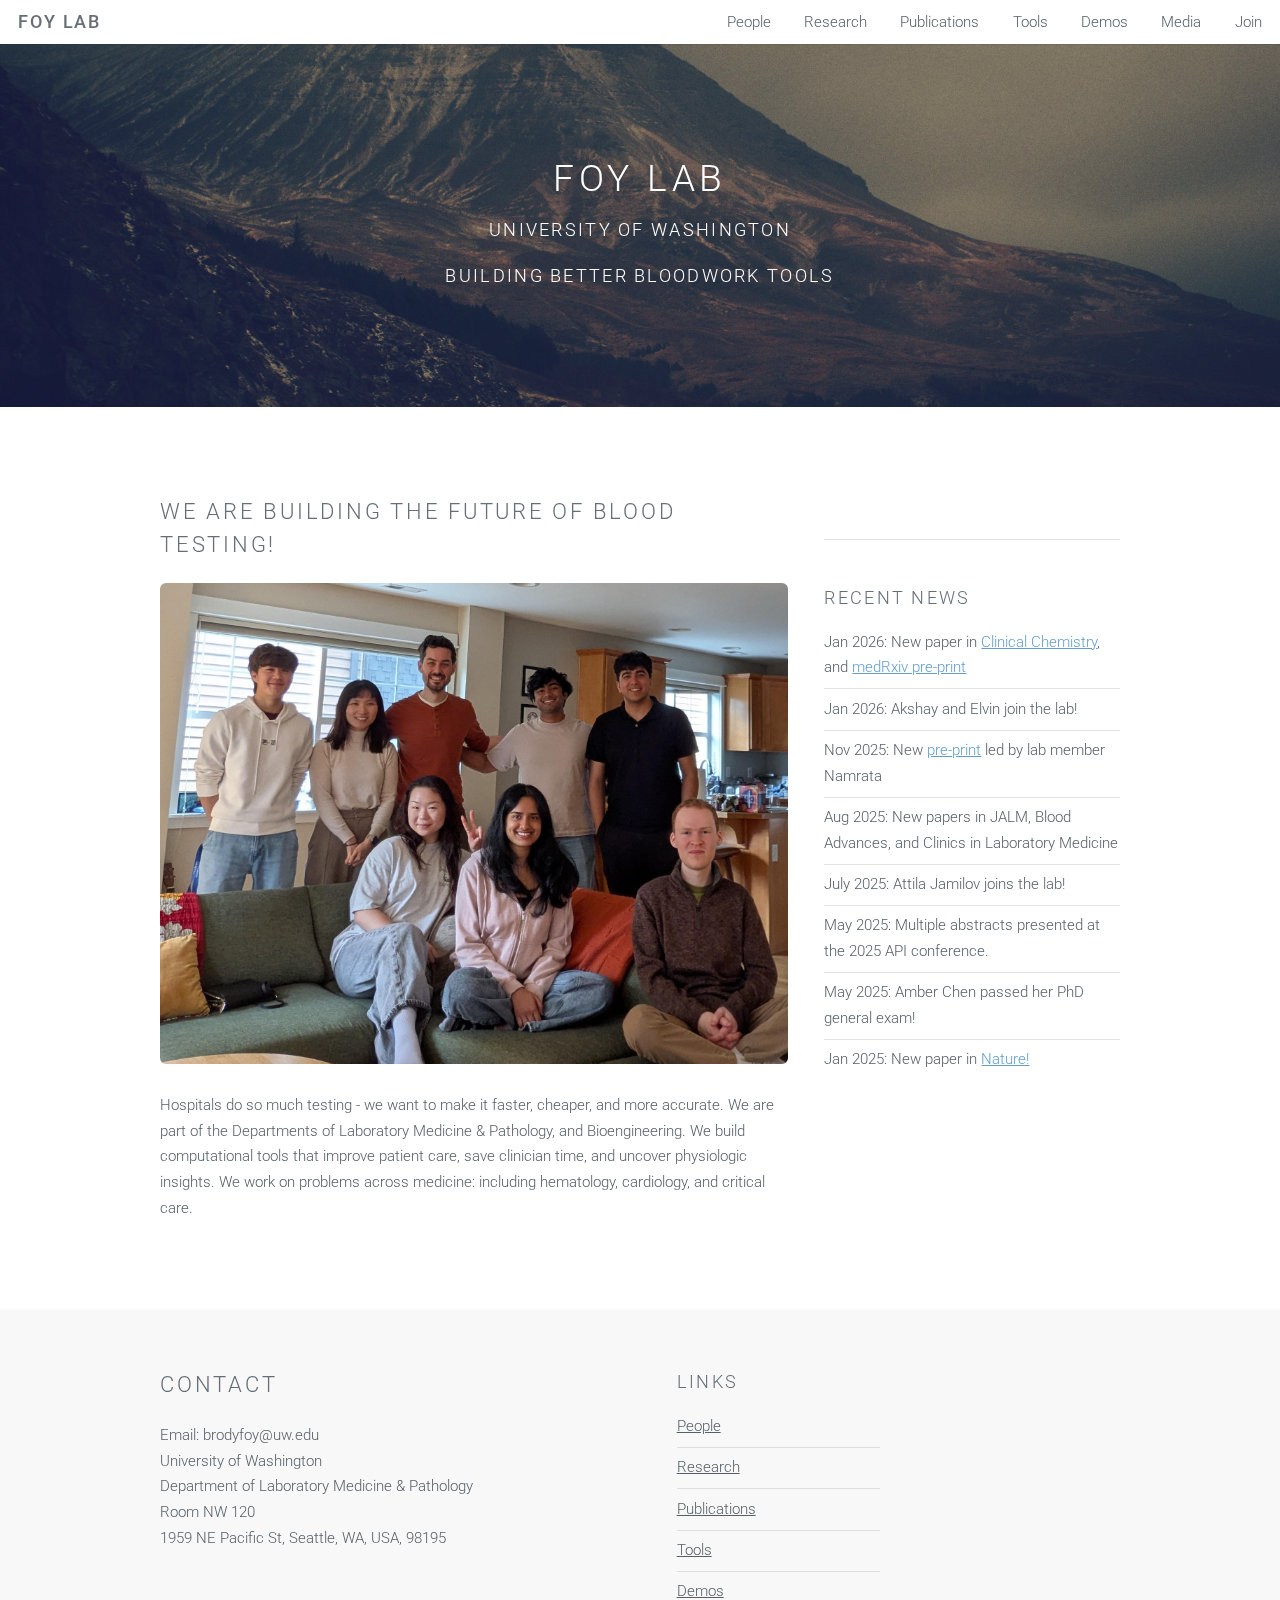
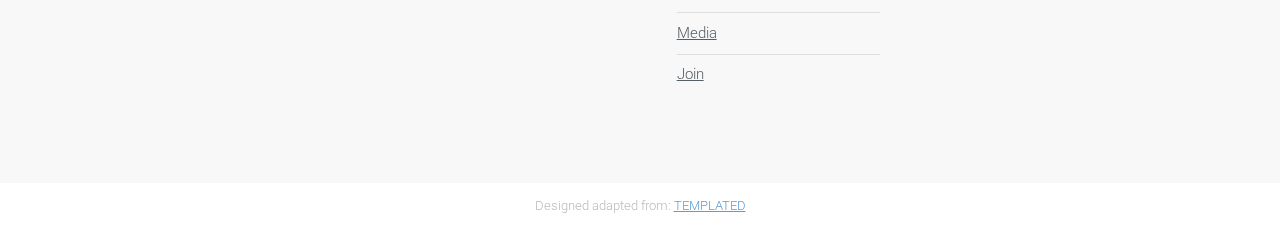
<file: index.html>
<!DOCTYPE HTML>
<!--
	Ion by TEMPLATED
	templated.co @templatedco
	Released for free under the Creative Commons Attribution 3.0 license (templated.co/license)
-->
<html>

<head>
	<title>FOY LAB</title>
	<meta http-equiv="content-type" content="text/html; charset=utf-8">
	<meta name="description" content="">
	<meta name="keywords" content="">
	<meta name="robots" content="index, follow, max-image-preview:large, max-snippet:-1, max-video-preview:-1">
	<!--[if lte IE 8]><script src="js/html5shiv.js"></script><![endif]-->
	<link rel="preconnect" href="https://fonts.googleapis.com">
	<link rel="preconnect" href="https://fonts.gstatic.com" crossorigin>
	<link href="https://fonts.googleapis.com/css2?family=Rubik:ital,wght@0,300..900;1,300..900&display=swap" rel="stylesheet">

	<script src="js/jquery.min.js"></script>
	<script src="js/skel.min.js"></script>
	<script src="js/skel-layers.min.js"></script>
	<script src="js/init.js"></script><noscript>
		<link rel="stylesheet" href="css/skel.css">
		<link rel="stylesheet" href="css/style.css">
		<link rel="stylesheet" href="css/style-xlarge.css">
	</noscript>
</head>

<body id="top">

	<!-- Header -->
	<header id="header" class="skel-layers-fixed">
		<h1><a href="index.html">FOY LAB</a></h1>
		<nav id="nav">
			<ul>
				<li><a href="people.html">People</a></li>
				<li><a href="research.html">Research</a></li>
				<li><a href="publications.html">Publications</a></li>
				<li><a href="tools.html">Tools</a></li>
				<li><a href="demos.html">Demos</a></li>
				<li><a href="media.html">Media</a></li>
				<li><a href="join.html">Join</a></li>
			</ul>
		</nav>
	</header><!-- Banner -->
	<section id="banner">
		<div class="inner">
			<h2>Foy Lab </h2>
			<h3> University of Washington</h3>
			<h3>Building better bloodwork tools</h3>
		</div>
	</section><!-- One -->
	<!-- Three -->
	<section id="three" class="wrapper style1">
		<div class="container">
			<div class="row">
				<div class="8u">
					<section>
						<h2>We are building the future of blood testing!</h2>
						<div class="image fit"><img src="images/lab-group-photo.jpeg" alt="" width="500" height="340"></div>
						<p>Hospitals do so much testing - we want to make it faster, cheaper, and more  accurate.
							We are part of the Departments of Laboratory Medicine & Pathology, and Bioengineering.
							We build computational tools that improve patient care, save clinician time, and uncover 
							physiologic insights. We work on problems across medicine: including hematology,
							cardiology, and critical care.</p>
					</section>
				</div>
				<div class="4u">
					<hr>
					<section>
						<h3>RECENT NEWS</h3>
						<ul class="alt">
							<li>Jan 2026: New paper in <a href="https://doi.org/10.1093/clinchem/hvag00">Clinical Chemistry</a>, and <a href="https://www.medrxiv.org/content/10.64898/2026.01.29.26345133v1">medRxiv pre-print</a></li>
							<li>Jan 2026: Akshay and Elvin join the lab!</li>
							<li>Nov 2025: New <a href="https://www.medrxiv.org/content/10.1101/2025.11.24.25340905v1">pre-print</a> led by lab member Namrata</li>
							<li>Aug 2025: New papers in JALM, Blood Advances, and Clinics in Laboratory Medicine</li>
							<li>July 2025: Attila Jamilov joins the lab!</li>
							<li>May 2025: Multiple abstracts presented at the 2025 API conference.</li>
							<li>May 2025: Amber Chen passed her PhD general exam!</li>
							<li>Jan 2025: New paper in <a href="https://www.nature.com/articles/s41586-024-08264-5"> Nature!</a></li>
						</ul>
					</section>
				</div>
			</div>
		</div>
	</section><!-- Footer -->
	<footer id="footer">
		<div class="container">
			<div class="row double">
				<div class="6u">
					<h2>CONTACT</h2>
					<p>Email: brodyfoy@uw.edu
						<br> University of Washington
						<br> Department of Laboratory Medicine & Pathology
						<br> Room NW 120
						<br> 1959 NE Pacific St, Seattle, WA, USA, 98195
					</p>
				</div>
				<div class="6u">
					<div class="row collapse-at-2">
						<div class="6u">
							<h3>LINKS</h3>
							<ul class="alt">
								<li><a href="people.html">People</a></li>
								<li><a href="research.html">Research</a></li>
								<li><a href="publications.html">Publications</a></li>
								<li><a href="tools.html">Tools</a></li>
								<li><a href="demos.html">Demos</a></li>
								<li><a href="media.html">Media</a></li>
								<li><a href="join.html">Join</a></li>
							</ul>
						</div>
					</div>
				</div>
			</div>
		</div>
	</footer>
	<div class="copyright">
		Designed adapted from: <a href="https://templated.co/">TEMPLATED</a>
	</div>

</body>

</html>
</file>
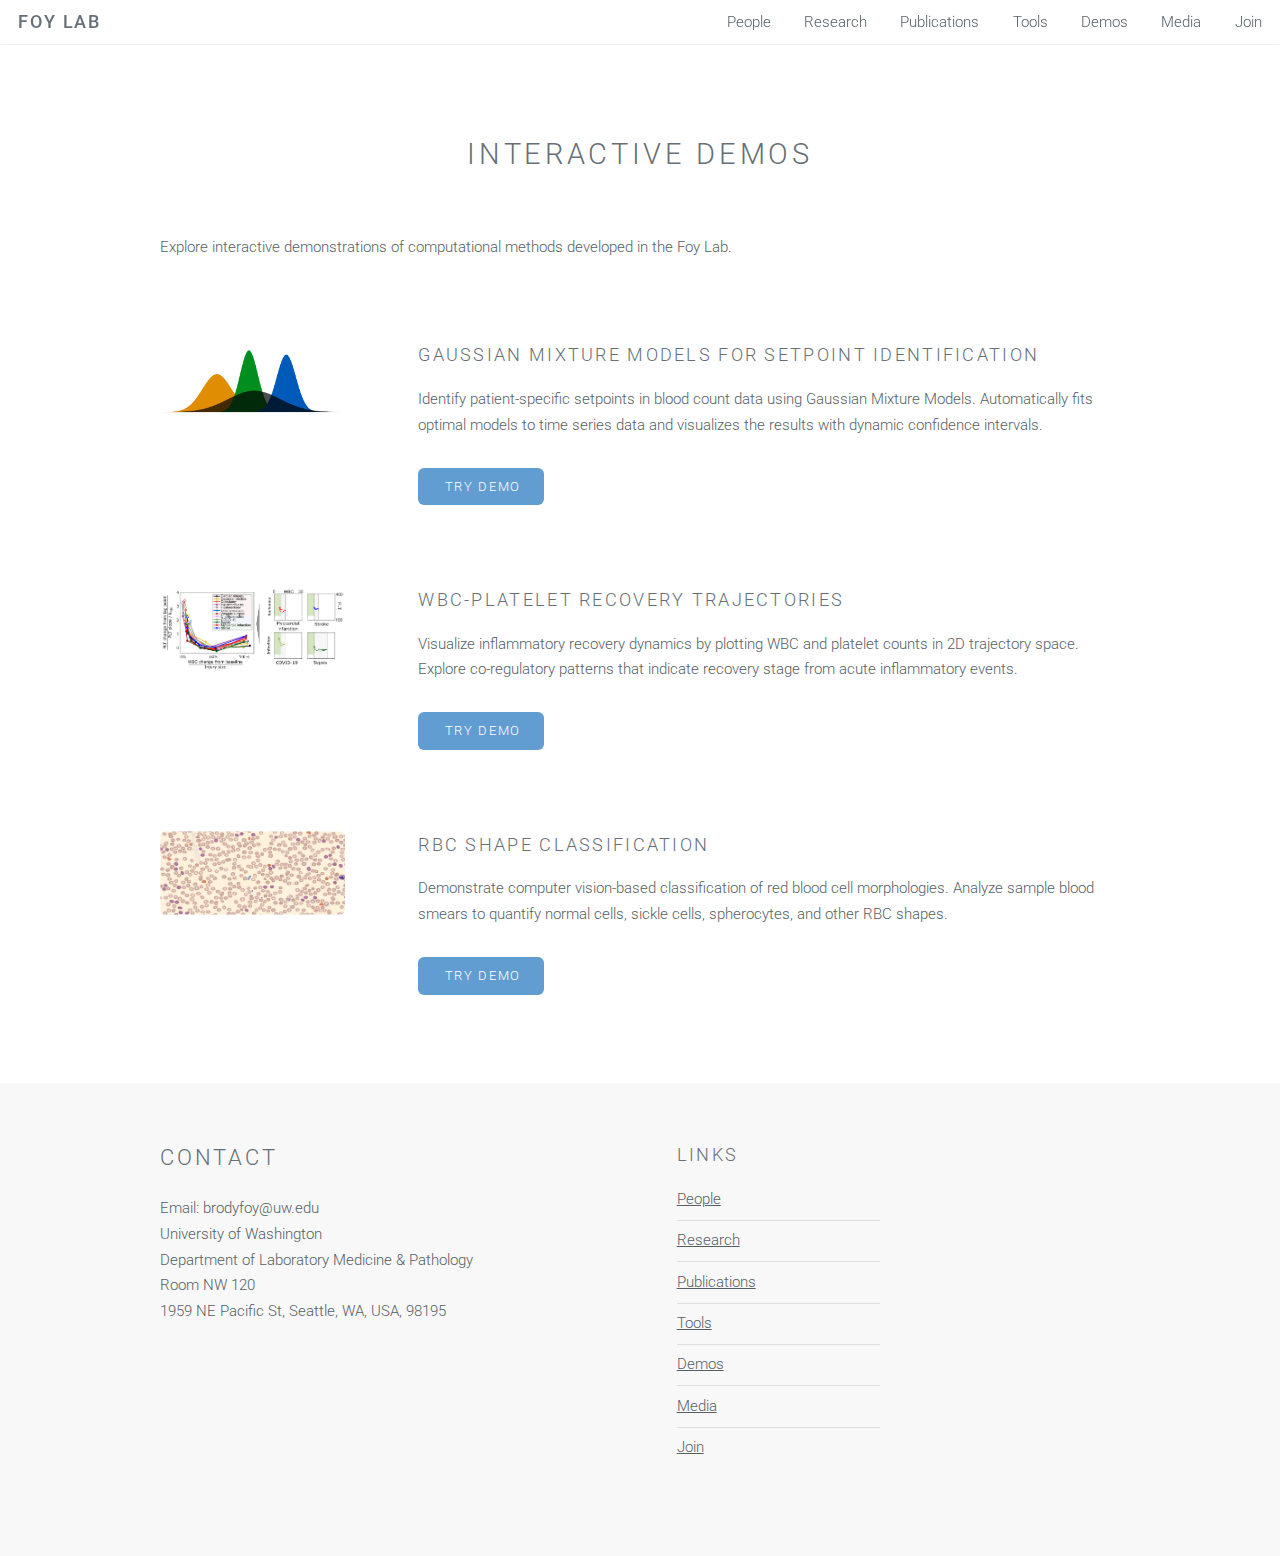
<file: demos.html>
<!DOCTYPE HTML>

<html>

<head>
	<title>DEMOS - FOY LAB</title>
	<meta http-equiv="content-type" content="text/html; charset=utf-8">
	<meta name="description" content="Interactive demonstrations of computational methods developed in the Foy Lab">
	<meta name="keywords" content="gaussian mixture model, machine learning, hematology, computational biology">
	<meta name="robots" content="index, follow, max-image-preview:large, max-snippet:-1, max-video-preview:-1">
	<!--[if lte IE 8]><script src="js/html5shiv.js"></script><![endif]-->
	<link rel="preconnect" href="https://fonts.googleapis.com">
	<link rel="preconnect" href="https://fonts.gstatic.com" crossorigin>
	<link href="https://fonts.googleapis.com/css2?family=Rubik:ital,wght@0,300..900;1,300..900&display=swap" rel="stylesheet">

	<script src="js/jquery.min.js"></script>
	<script src="js/skel.min.js"></script>
	<script src="js/skel-layers.min.js"></script>
	<script src="js/init.js"></script>
	<noscript>
		<link rel="stylesheet" href="css/skel.css">
		<link rel="stylesheet" href="css/style.css">
		<link rel="stylesheet" href="css/style-xlarge.css">
	</noscript>

	<!-- Demo-specific CSS -->
	<link rel="stylesheet" href="css/demos.css">
</head>

<body id="top">

	<!-- Header -->
	<header id="header" class="skel-layers-fixed">
		<h1><a href="index.html">FOY LAB</a></h1>
		<nav id="nav">
			<ul>
				<li><a href="people.html">People</a></li>
				<li><a href="research.html">Research</a></li>
				<li><a href="publications.html">Publications</a></li>
				<li><a href="tools.html">Tools</a></li>
				<li><a href="demos.html">Demos</a></li>
				<li><a href="media.html">Media</a></li>
				<li><a href="join.html">Join</a></li>
			</ul>
		</nav>
	</header>

	<!-- Main -->
	<section id="main" class="wrapper style1">
		<header class="major">
			<h2>INTERACTIVE DEMOS</h2>
		</header>
		<div class="container">
			<section>
				<p>Explore interactive demonstrations of computational methods developed in the Foy Lab.</p>
			</section>

			<!-- Demo Cards -->
			<section>
				<br><br>

				<!-- GMM Demo -->
				<div class="row double">
					<div class="3u">
						<span class="image fit"><img src="images/setpoints.png" alt="Haematological setpoints figure from Nature 2024" /></span>
					</div>
					<div class="9u">
						<h3><a href="gmm-demo.html">Gaussian Mixture Models for Setpoint Identification</a></h3>
						<p>Identify patient-specific setpoints in blood count data using Gaussian Mixture Models.
							Automatically fits optimal models to time series data and visualizes the results with
							dynamic confidence intervals.</p>
						<p><a href="gmm-demo.html" class="button special">Try Demo</a></p>
					</div>
				</div>

				<br><br>

				<!-- WBC-Platelet Trajectory Demo -->
				<div class="row double">
					<div class="3u">
						<span class="image fit"><img src="images/WBC-PLT_traj.png" alt="WBC-Platelet recovery trajectory from Nature Communications 2022" /></span>
					</div>
					<div class="9u">
						<h3><a href="trajectory-demo.html">WBC-Platelet Recovery Trajectories</a></h3>
						<p>Visualize inflammatory recovery dynamics by plotting WBC and platelet counts in 2D trajectory space.
							Explore co-regulatory patterns that indicate recovery stage from acute inflammatory events.</p>
						<p><a href="trajectory-demo.html" class="button special">Try Demo</a></p>
					</div>
				</div>

				<br><br>

				<!-- RBC Shape Classification Demo -->
				<div class="row double">
					<div class="3u">
						<span class="image fit"><img src="images/RBC-diff.png" alt="RBC shape classification from Blood Advances 2023" /></span>
					</div>
					<div class="9u">
						<h3><a href="rbc-demo.html">RBC Shape Classification</a></h3>
						<p>Demonstrate computer vision-based classification of red blood cell morphologies.
							Analyze sample blood smears to quantify normal cells, sickle cells, spherocytes, and other RBC shapes.</p>
						<p><a href="rbc-demo.html" class="button special">Try Demo</a></p>
					</div>
				</div>

			</section>
		</div>
	</section>

	<!-- Footer -->
	<footer id="footer">
		<div class="container">
			<div class="row double">
				<div class="6u">
					<h2>CONTACT</h2>
					<p>Email: brodyfoy@uw.edu
						<br> University of Washington
						<br> Department of Laboratory Medicine & Pathology
						<br> Room NW 120
						<br> 1959 NE Pacific St, Seattle, WA, USA, 98195
					</p>
				</div>
				<div class="6u">
					<div class="row collapse-at-2">
						<div class="6u">
							<h3>LINKS</h3>
							<ul class="alt">
								<li><a href="people.html">People</a></li>
								<li><a href="research.html">Research</a></li>
								<li><a href="publications.html">Publications</a></li>
								<li><a href="tools.html">Tools</a></li>
								<li><a href="demos.html">Demos</a></li>
								<li><a href="media.html">Media</a></li>
								<li><a href="join.html">Join</a></li>
							</ul>
						</div>
					</div>
				</div>
			</div>
		</div>
	</footer>

</body>

</html>
</file>
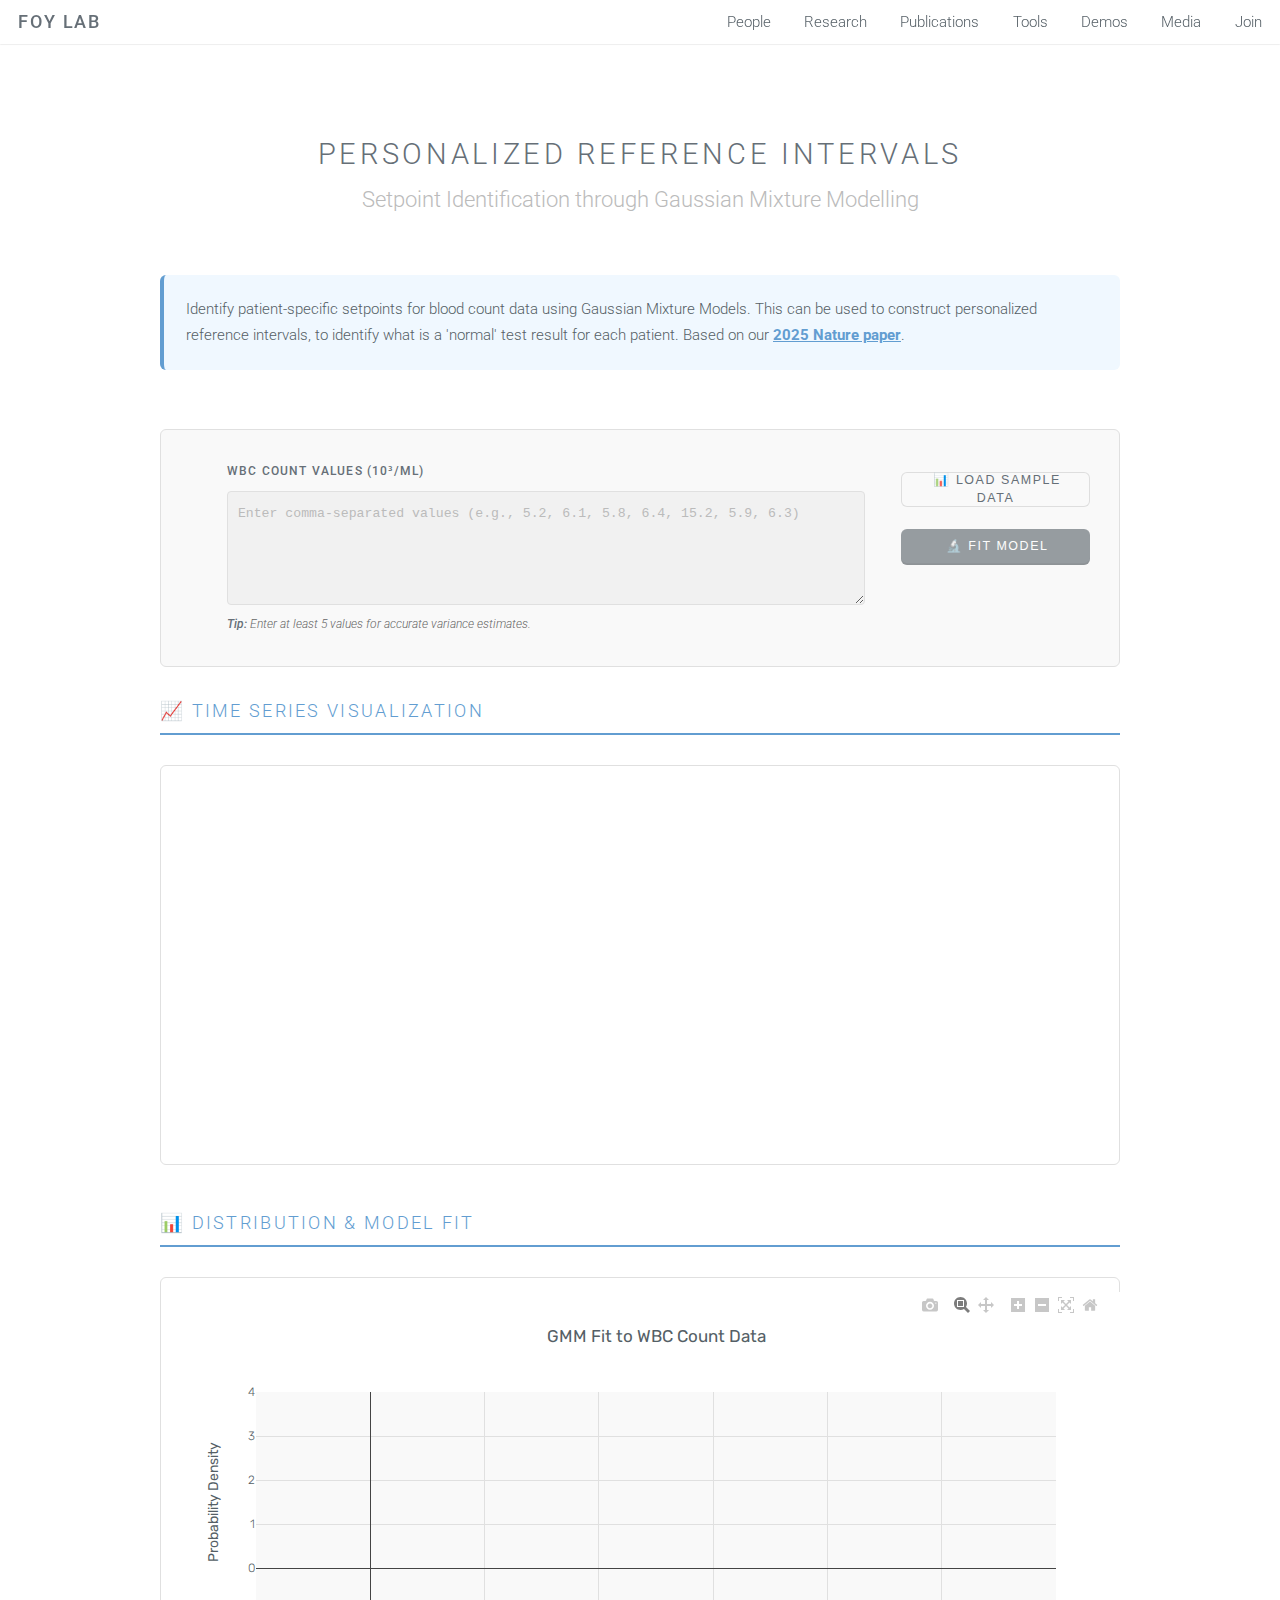
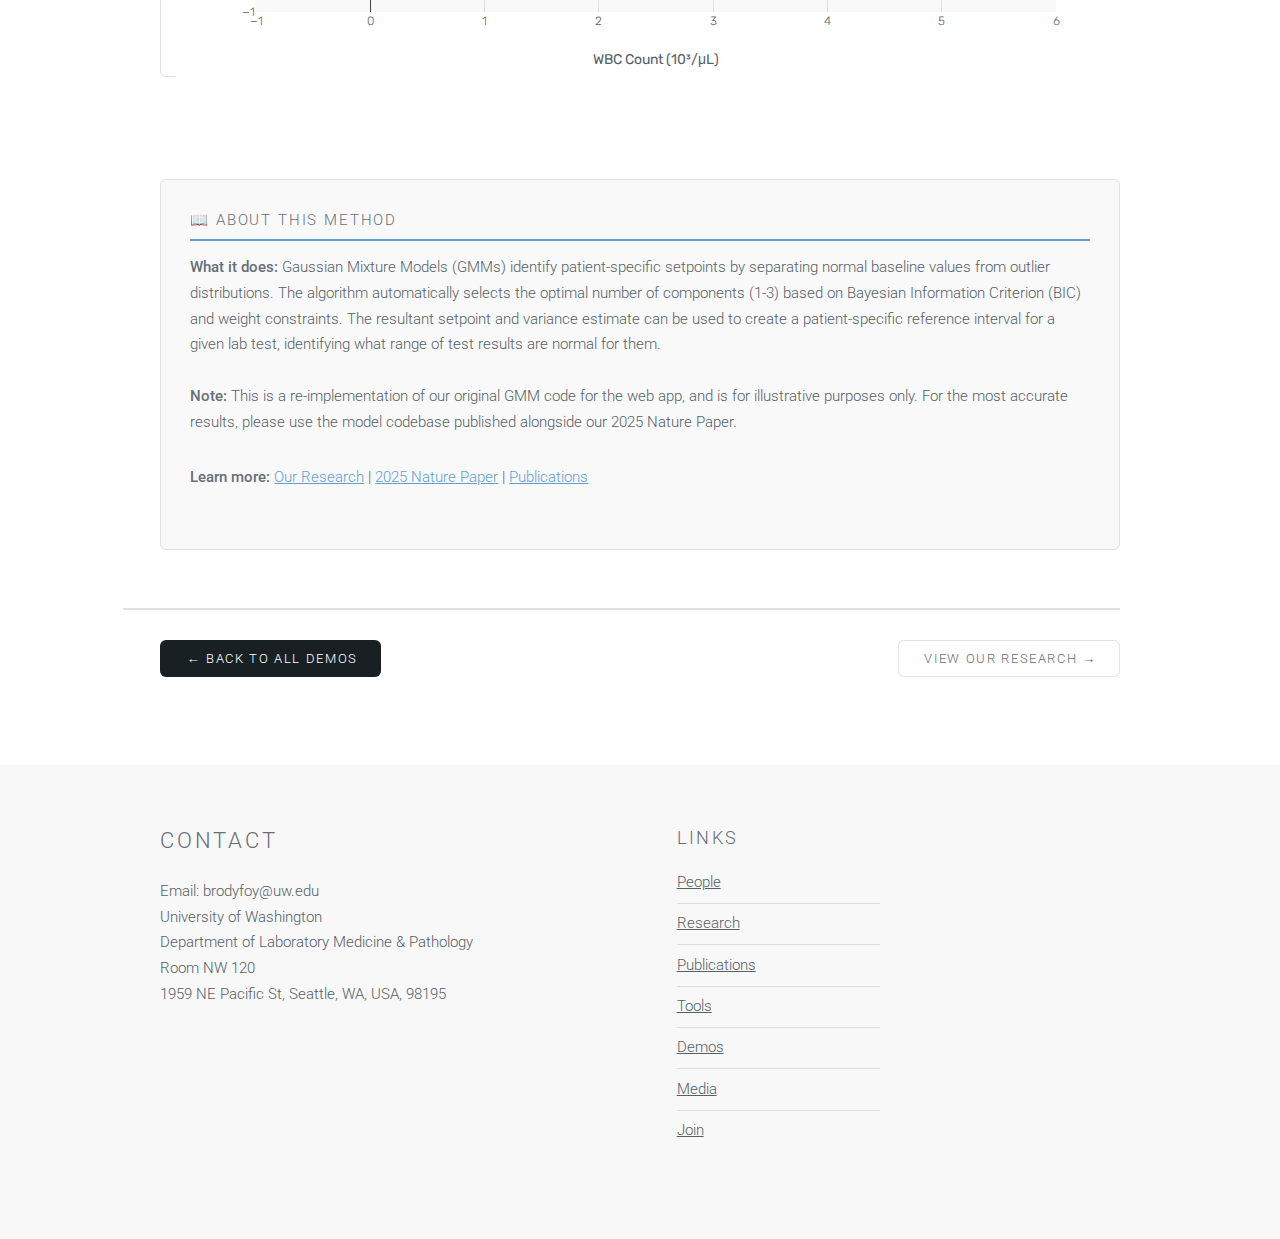
<file: gmm-demo.html>
<!DOCTYPE HTML>
<!--
	Ion by TEMPLATED
	templated.co @templatedco
	Released for free under the Creative Commons Attribution 3.0 license (templated.co/license)
-->
<html>

<head>
	<title>GMM Demo - FOY LAB</title>
	<meta http-equiv="content-type" content="text/html; charset=utf-8">
	<meta name="description" content="Gaussian Mixture Model demo for blood count setpoint identification">
	<meta name="keywords" content="gaussian mixture model, blood counts, setpoints, hematology">
	<meta name="robots" content="index, follow, max-image-preview:large, max-snippet:-1, max-video-preview:-1">
	<!--[if lte IE 8]><script src="js/html5shiv.js"></script><![endif]-->
	<link rel="preconnect" href="https://fonts.googleapis.com">
	<link rel="preconnect" href="https://fonts.gstatic.com" crossorigin>
	<link href="https://fonts.googleapis.com/css2?family=Rubik:ital,wght@0,300..900;1,300..900&display=swap" rel="stylesheet">

	<script src="js/jquery.min.js"></script>
	<script src="js/skel.min.js"></script>
	<script src="js/skel-layers.min.js"></script>
	<script src="js/init.js"></script>
	<noscript>
		<link rel="stylesheet" href="css/skel.css">
		<link rel="stylesheet" href="css/style.css">
		<link rel="stylesheet" href="css/style-xlarge.css">
	</noscript>

	<!-- Demo-specific CSS -->
	<link rel="stylesheet" href="css/demos.css">

	<!-- External libraries for GMM demo -->
	<script src="https://cdn.plot.ly/plotly-2.35.2.min.js" charset="utf-8"></script>
</head>

<body id="top">

	<!-- Header -->
	<header id="header" class="skel-layers-fixed">
		<h1><a href="index.html">FOY LAB</a></h1>
		<nav id="nav">
			<ul>
				<li><a href="people.html">People</a></li>
				<li><a href="research.html">Research</a></li>
				<li><a href="publications.html">Publications</a></li>
				<li><a href="tools.html">Tools</a></li>
				<li><a href="demos.html">Demos</a></li>
				<li><a href="media.html">Media</a></li>
				<li><a href="join.html">Join</a></li>
			</ul>
		</nav>
	</header>

	<!-- Main -->
	<section id="main" class="wrapper style1">
		<header class="major">
			<h2>Personalized reference intervals</h2>
			<p>Setpoint Identification through Gaussian Mixture Modelling</p>
		</header>
		<div class="container">
			<!-- GMM Demo Section -->
			<section id="gmm-demo-section">
				<!-- Introduction row -->
				<div class="row">
					<div class="12u">
						<div style="background: #f0f8ff; padding: 1.5em; border-radius: 6px; border-left: 4px solid #629DD1; margin-bottom: 2em;">
							<p style="margin: 0;">Identify patient-specific setpoints for blood count data using Gaussian Mixture Models. This can be used to construct 
								personalized reference intervals, to identify what is a 'normal' test result for each patient. Based on 
								our <a href="https://www.nature.com/articles/s41586-024-08264-5" target="_blank" style="font-weight: bold;">2025 Nature paper</a>.
						</p>
						</div>
					</div>
				</div>

				<!-- Control panel -->
				<div class="row demo-controls">
					<div class="9u 12u(mobile)">
						<label for="data-input"><strong>WBC Count Values (10³/μL)</strong></label>
						<textarea id="data-input"
							placeholder="Enter comma-separated values (e.g., 5.2, 6.1, 5.8, 6.4, 15.2, 5.9, 6.3)"
							rows="4"></textarea>
						<p class="input-hint" style="margin-top: 0.5em; color: #666;">
							<strong>Tip:</strong> Enter at least 5 values for accurate variance estimates.
						</p>
					</div>

					<div class="3u 12u(mobile)" style="display: flex; flex-direction: column; justify-content: center;">
						<button id="load-sample" class="button alt fit" style="margin-bottom: 0.75em;">📊 Load Sample Data</button>
						<button id="fit-gmm" class="button special fit" disabled>🔬 Fit Model</button>
					</div>
				</div>

				<!-- Visualization area -->
				<div class="row" style="margin-top: 2em;">
					<div class="12u">
						<h3 style="color: #629DD1; border-bottom: 2px solid #629DD1; padding-bottom: 0.5em;">
							📈 Time Series Visualization
						</h3>
						<div id="gmm-timeseries-plot" class="demo-plot"></div>
					</div>
				</div>

				<div class="row" style="margin-top: 1em;">
					<div class="12u">
						<h3 style="color: #629DD1; border-bottom: 2px solid #629DD1; padding-bottom: 0.5em;">
							📊 Distribution & Model Fit
						</h3>
						<div id="gmm-plot" class="demo-plot"></div>
					</div>
				</div>

				<!-- Results panel -->
				<div class="row" id="results-panel" style="display: none;">
					<div class="12u">
						<div class="demo-results">
							<h3>Model Results</h3>
							<div id="results-content"></div>
						</div>
					</div>
				</div>

				<!-- Scientific context -->
				<div class="row" style="margin-top: 3em;">
					<div class="12u">
						<div class="demo-info-box">
							<h4>📖 About This Method</h4>
							<p><strong>What it does:</strong> Gaussian Mixture Models (GMMs) identify patient-specific setpoints by separating normal baseline values
								from outlier distributions. The algorithm automatically selects the optimal number of components (1-3) based
								on Bayesian Information Criterion (BIC) and weight constraints. The resultant setpoint and variance estimate can be used to create a patient-specific reference interval for a given lab test, identifying
								what range of test results are normal for them.

								<br><br> <strong>Note:</strong> This is a re-implementation of our original GMM code for the web app, and is for illustrative purposes only. For the most accurate 
								results, please use the model codebase published alongside our 2025 Nature Paper.
							</p>

							<p style="margin-top: 1em;"><strong>Learn more:</strong>
								<a href="research.html">Our Research</a> |
								<a href="https://www.nature.com/articles/s41586-024-08264-5" target="_blank">2025 Nature Paper</a> |
								<a href="publications.html">Publications</a>
							</p>
						</div>
					</div>
				</div>

				<!-- Navigation -->
				<div class="row" style="margin-top: 2em; padding-top: 2em; border-top: 2px solid #e0e0e0;">
					<div class="6u 12u(mobile)">
						<p><a href="demos.html" class="button">&larr; Back to All Demos</a></p>
					</div>
					<div class="6u 12u(mobile)" style="text-align: right;">
						<p><a href="research.html" class="button alt">View Our Research &rarr;</a></p>
					</div>
				</div>
			</section>
		</div>
	</section>

	<!-- Footer -->
	<footer id="footer">
		<div class="container">
			<div class="row double">
				<div class="6u">
					<h2>CONTACT</h2>
					<p>Email: brodyfoy@uw.edu
						<br> University of Washington
						<br> Department of Laboratory Medicine & Pathology
						<br> Room NW 120
						<br> 1959 NE Pacific St, Seattle, WA, USA, 98195
					</p>
				</div>
				<div class="6u">
					<div class="row collapse-at-2">
						<div class="6u">
							<h3>LINKS</h3>
							<ul class="alt">
								<li><a href="people.html">People</a></li>
								<li><a href="research.html">Research</a></li>
								<li><a href="publications.html">Publications</a></li>
								<li><a href="tools.html">Tools</a></li>
								<li><a href="demos.html">Demos</a></li>
								<li><a href="media.html">Media</a></li>
								<li><a href="join.html">Join</a></li>
							</ul>
						</div>
					</div>
				</div>
			</div>
		</div>
	</footer>

	<!-- Demo JavaScript -->
	<script src="js/gmm-demo.js"></script>

</body>

</html>
</file>
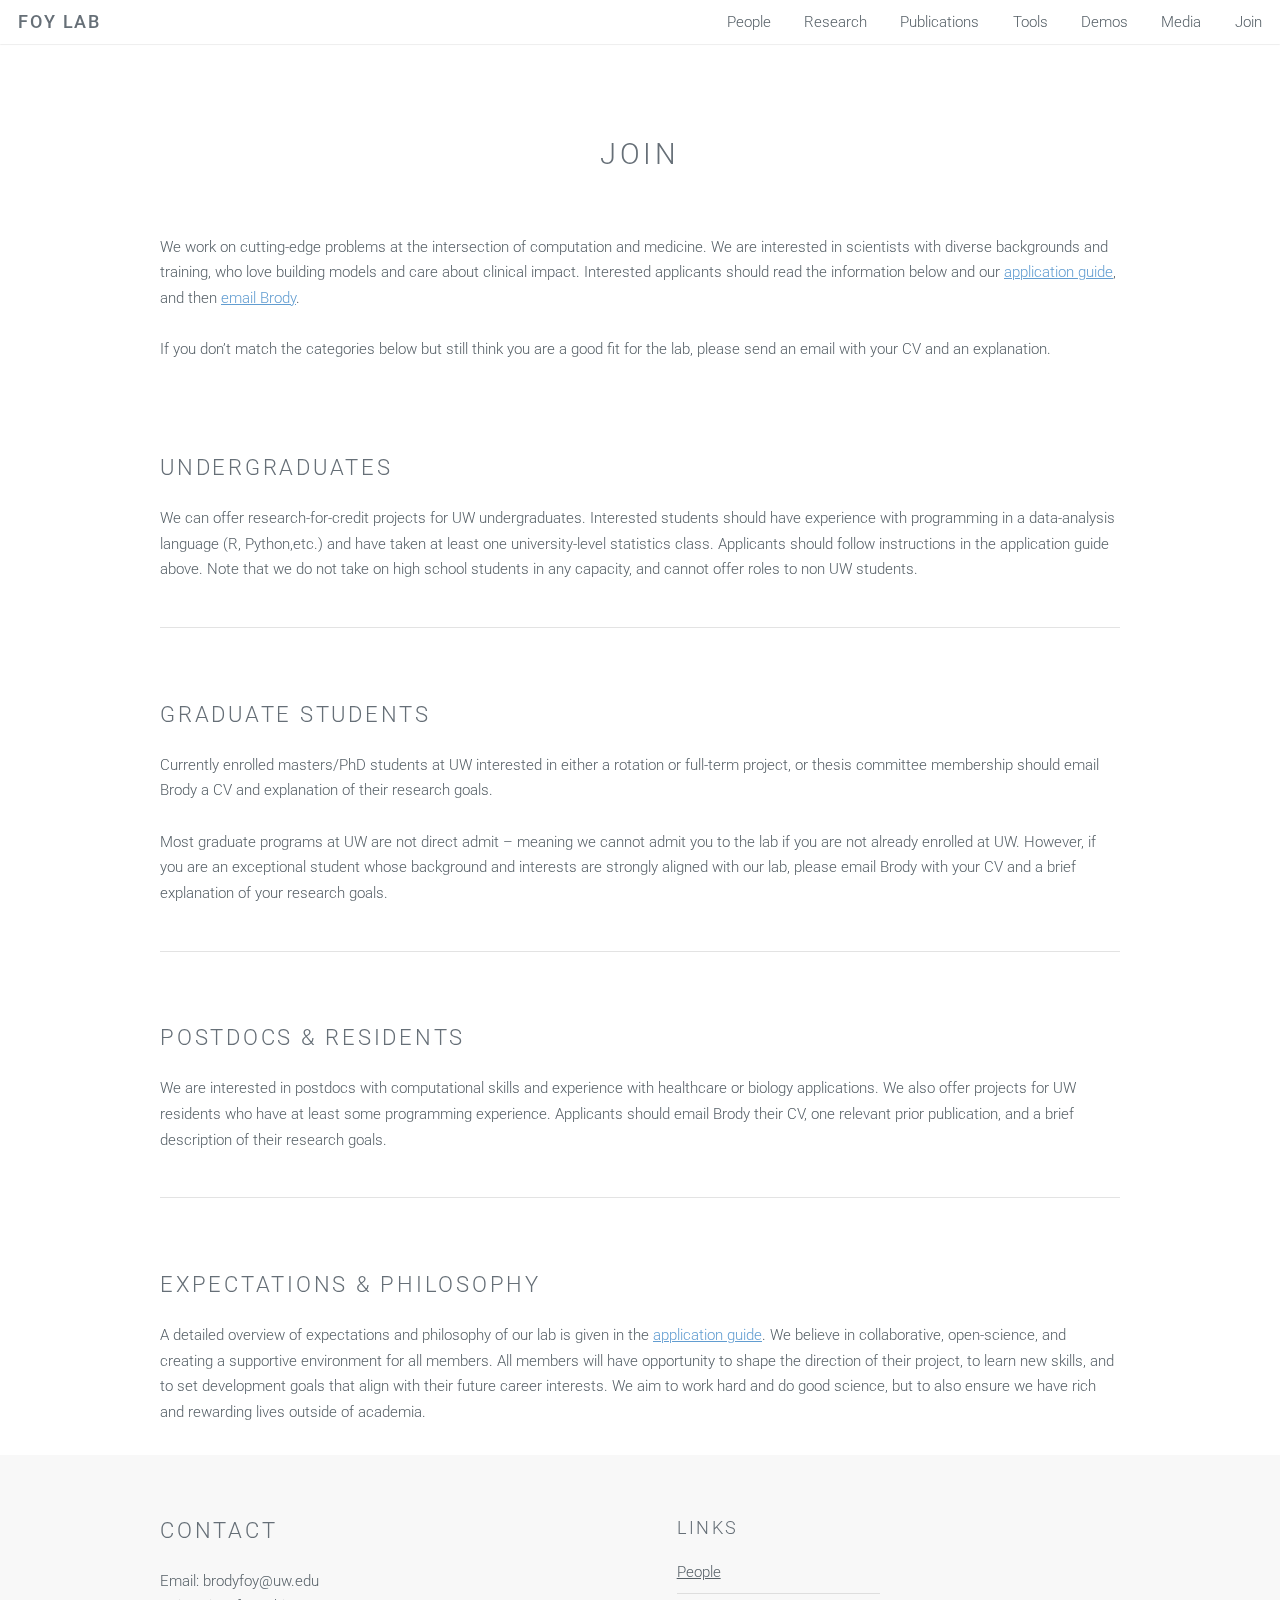
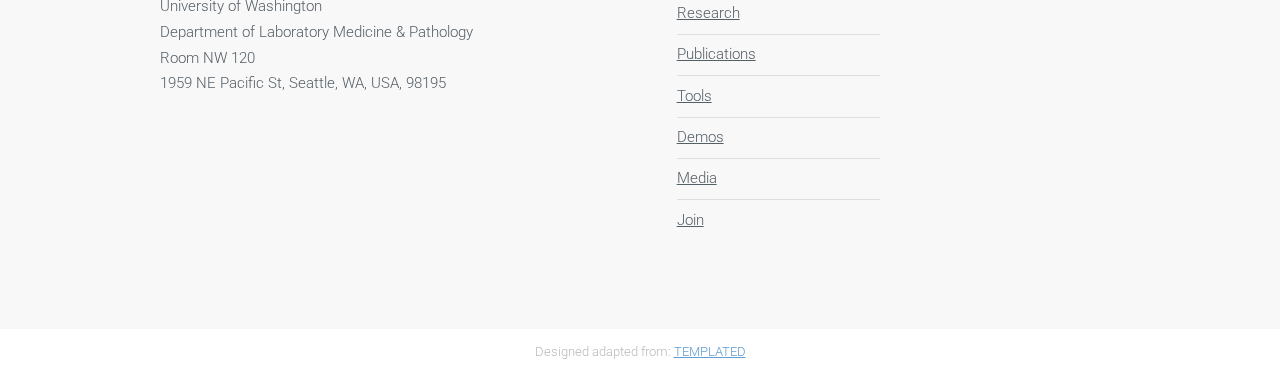
<file: join.html>
<!DOCTYPE HTML>
<!--
	Ion by TEMPLATED
	templated.co @templatedco
	Released for free under the Creative Commons Attribution 3.0 license (templated.co/license)
-->
<html>

<head>
	<title>JOIN</title>
	<meta http-equiv="content-type" content="text/html; charset=utf-8">
	<meta name="description" content="">
	<meta name="keywords" content="">
	<meta name="robots" content="index, follow, max-image-preview:large, max-snippet:-1, max-video-preview:-1">
	<!--[if lte IE 8]><script src="js/html5shiv.js"></script><![endif]-->
	<link rel="preconnect" href="https://fonts.googleapis.com">
	<link rel="preconnect" href="https://fonts.gstatic.com" crossorigin>
	<link href="https://fonts.googleapis.com/css2?family=Rubik:ital,wght@0,300..900;1,300..900&display=swap" rel="stylesheet">
	
	<script src="js/jquery.min.js"></script>
	<script src="js/skel.min.js"></script>
	<script src="js/skel-layers.min.js"></script>
	<script src="js/init.js"></script><noscript>
		<link rel="stylesheet" href="css/skel.css">
		<link rel="stylesheet" href="css/style.css">
		<link rel="stylesheet" href="css/style-xlarge.css">
	</noscript>
</head>

<body id="top">

	<!-- Header -->
	<header id="header" class="skel-layers-fixed">
		<h1><a href="index.html">FOY LAB</a></h1>
		<nav id="nav">
			<ul>
				<li><a href="people.html">People</a></li>
				<li><a href="research.html">Research</a></li>
				<li><a href="publications.html">Publications</a></li>
				<li><a href="tools.html">Tools</a></li>
				<li><a href="demos.html">Demos</a></li>
				<li><a href="media.html">Media</a></li>
				<li><a href="join.html">Join</a></li>
			</ul>
		</nav>
	</header><!-- Banner -->
	<section id="main" class="wrapper style1">
		<header class="major">
			<h2>JOIN</h2>
		</header>
		<div class="container">
			<section>		
				<p>We work on cutting-edge problems at the intersection of computation and medicine. We are interested
					in scientists with diverse backgrounds and training, who love building models and
					care about clinical impact. Interested applicants should read the information below
					and our <a href="pdfs/Prospective Applicants Guide.pdf">application guide</a>, and then <a href="mailto:brodyfoy@uw.edu">email Brody</a>.
					<br><br>
					If you don’t match the categories below but still think you are a good fit for the lab, please send an email
					with your CV and an explanation.
					</p>
			</section>
		</div>
	</section>
<div class="container">
	<section, class="wrapper style1">
		<div>
			<h2> UNDERGRADUATES</h2>
			<p>We can offer research-for-credit projects for UW undergraduates. Interested students should
				have experience with programming in a data-analysis language (R, Python,etc.) and have taken at least
				one university-level statistics class. Applicants should follow instructions in the
				application guide above. Note that we do not take on high school students in any capacity, and cannot offer roles to non
				UW students.
			</p>
			<hr class="divider">		
		</div>
		<br>
		<div>
			<h2> GRADUATE STUDENTS</h2>
			<p> Currently enrolled masters/PhD students at UW interested in either a rotation or full-term project, or thesis committee membership
				should email Brody a CV and explanation of their research goals.
				<br><br>
				Most graduate programs at UW are not direct admit – meaning we cannot admit you to the lab if
				you are not already enrolled at UW.
				However, if you are an exceptional student whose background and interests are strongly aligned with our
				lab, please email Brody with your CV and a brief explanation of your research
				goals.
			</p>
			<hr class="divider">		
		</div>
		<br>
		<div>
			<h2>POSTDOCS & RESIDENTS</h2>
			<p>We are interested in postdocs with computational skills and experience with healthcare or biology applications.
				We also offer projects for UW residents who have at least some
				programming
				experience. Applicants should email Brody their CV, one relevant prior publication, and a brief description of their research goals.
			</p>
			<hr class="divider"/>	
		</div>
		<br>
		<div>
			<h2>EXPECTATIONS & PHILOSOPHY</h2>
			<p>A detailed overview of expectations and philosophy of our lab is given in the <a href="pdfs/Prospective Applicants Guide.pdf">application guide</a>.
				We believe in collaborative, open-science, and creating a supportive environment for all members. All members will have opportunity
				to shape the direction of their project, to learn new skills, and to set development goals that align
				with their future career interests. We aim to work hard and do good science, but to also ensure we have rich
				and rewarding lives outside of academia.
			</p>
		</div>
		</section>
	</div>
		</section><!-- Footer -->
		<footer id="footer">
			<div class="container">
				<div class="row double">
					<div class="6u">
						<h2>CONTACT</h2>
						<p>Email: brodyfoy@uw.edu
							<br> University of Washington
							<br> Department of Laboratory Medicine & Pathology
							<br> Room NW 120
							<br> 1959 NE Pacific St, Seattle, WA, USA, 98195
						</p>
					</div>
					<div class="6u">
						<div class="row collapse-at-2">
							<div class="6u">
								<h3>LINKS</h3>
								<ul class="alt">
									<li><a href="people.html">People</a></li>
									<li><a href="research.html">Research</a></li>
									<li><a href="publications.html">Publications</a></li>
									<li><a href="tools.html">Tools</a></li>
									<li><a href="demos.html">Demos</a></li>
									<li><a href="media.html">Media</a></li>
									<li><a href="join.html">Join</a></li>
								</ul>
							</div>
						</div>
					</div>
				</div>
			</div>
		</footer>
		<div class="copyright">
			Designed adapted from: <a href="https://templated.co/">TEMPLATED</a>
		</div>

</body>

</html>
</file>
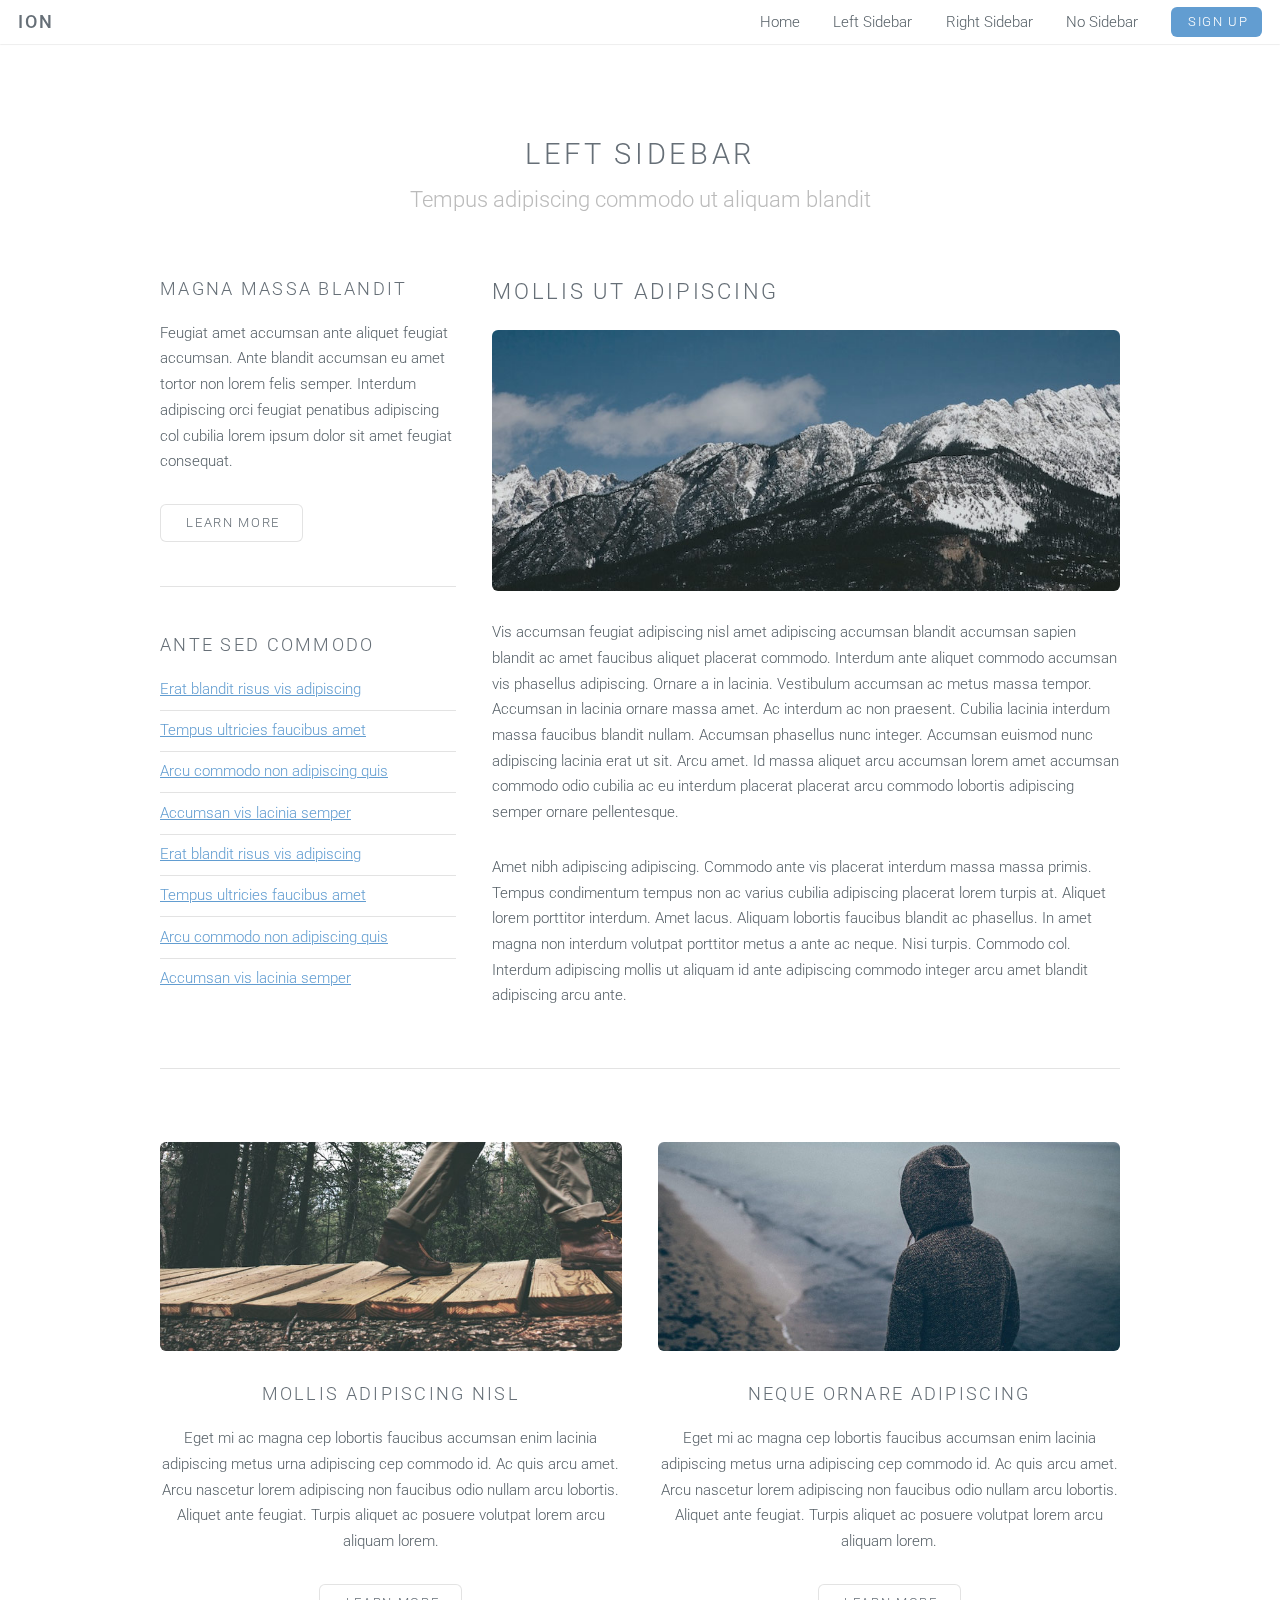
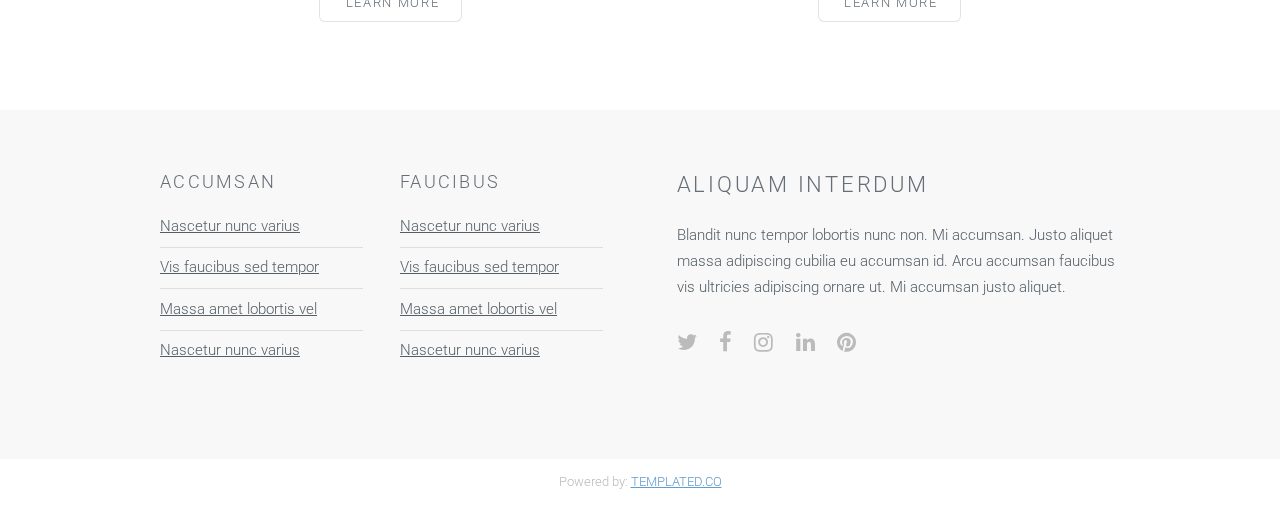
<file: left-sidebar.html>
<!DOCTYPE HTML>
<!--
	Ion by TEMPLATED
	templated.co @templatedco
	Released for free under the Creative Commons Attribution 3.0 license (templated.co/license)
--><html><head><title>Left Sidebar - Ion by TEMPLATED</title><meta http-equiv="content-type" content="text/html; charset=utf-8"><meta name="description" content=""><meta name="keywords" content=""><meta name="robots" content="index, follow, max-image-preview:large, max-snippet:-1, max-video-preview:-1"><!--[if lte IE 8]><script src="js/html5shiv.js"></script><![endif]--><script src="js/jquery.min.js"></script><script src="js/skel.min.js"></script><script src="js/skel-layers.min.js"></script><script src="js/init.js"></script><noscript>
			<link rel="stylesheet" href="css/skel.css"><link rel="stylesheet" href="css/style.css"><link rel="stylesheet" href="css/style-xlarge.css"></noscript></head><body id="top">

		<!-- Header -->
			<header id="header" class="skel-layers-fixed"><h1><a href="#">Ion</a></h1>
				<nav id="nav"><ul><li><a href="index.html">Home</a></li>
						<li><a href="left-sidebar.html">Left Sidebar</a></li>
						<li><a href="right-sidebar.html">Right Sidebar</a></li>
						<li><a href="no-sidebar.html">No Sidebar</a></li>
						<li><a href="#" class="button special">Sign Up</a></li>
					</ul></nav></header><!-- Main --><section id="main" class="wrapper style1"><header class="major"><h2>Left Sidebar</h2>
					<p>Tempus adipiscing commodo ut aliquam blandit</p>
				</header><div class="container">
					<div class="row">
						<div class="4u">
							<section><h3>Magna massa blandit</h3>
								<p>Feugiat amet accumsan ante aliquet feugiat accumsan. Ante blandit accumsan eu amet tortor non lorem felis semper. Interdum adipiscing orci feugiat penatibus adipiscing col cubilia lorem ipsum dolor sit amet feugiat consequat.</p>
								<ul class="actions"><li><a href="#" class="button alt">Learn More</a></li>
								</ul></section><hr><section><h3>Ante sed commodo</h3>
								<ul class="alt"><li><a href="#">Erat blandit risus vis adipiscing</a></li>
									<li><a href="#">Tempus ultricies faucibus amet</a></li>
									<li><a href="#">Arcu commodo non adipiscing quis</a></li>
									<li><a href="#">Accumsan vis lacinia semper</a></li>
									<li><a href="#">Erat blandit risus vis adipiscing</a></li>
									<li><a href="#">Tempus ultricies faucibus amet</a></li>
									<li><a href="#">Arcu commodo non adipiscing quis</a></li>
									<li><a href="#">Accumsan vis lacinia semper</a></li>
								</ul></section></div>
						<div class="8u skel-cell-important">
							<section><h2>Mollis ut adipiscing</h2>
								<a href="#" class="image fit"><img src="images/pic03.jpg" alt="" width="818" height="340"></a>
								<p>Vis accumsan feugiat adipiscing nisl amet adipiscing accumsan blandit accumsan sapien blandit ac amet faucibus aliquet placerat commodo. Interdum ante aliquet commodo accumsan vis phasellus adipiscing. Ornare a in lacinia. Vestibulum accumsan ac metus massa tempor. Accumsan in lacinia ornare massa amet. Ac interdum ac non praesent. Cubilia lacinia interdum massa faucibus blandit nullam. Accumsan phasellus nunc integer. Accumsan euismod nunc adipiscing lacinia erat ut sit. Arcu amet. Id massa aliquet arcu accumsan lorem amet accumsan commodo odio cubilia ac eu interdum placerat placerat arcu commodo lobortis adipiscing semper ornare pellentesque.</p>
								<p>Amet nibh adipiscing adipiscing. Commodo ante vis placerat interdum massa massa primis. Tempus condimentum tempus non ac varius cubilia adipiscing placerat lorem turpis at. Aliquet lorem porttitor interdum. Amet lacus. Aliquam lobortis faucibus blandit ac phasellus. In amet magna non interdum volutpat porttitor metus a ante ac neque. Nisi turpis. Commodo col. Interdum adipiscing mollis ut aliquam id ante adipiscing commodo integer arcu amet blandit adipiscing arcu ante.</p>
							</section></div>
					</div>
					<hr class="major"><div class="row">
						<div class="6u">
							<section class="special"><a href="#" class="image fit"><img src="images/pic01.jpg" alt="" width="680" height="308"></a>
								<h3>Mollis adipiscing nisl</h3>
								<p>Eget mi ac magna cep lobortis faucibus accumsan enim lacinia adipiscing metus urna adipiscing cep commodo id. Ac quis arcu amet. Arcu nascetur lorem adipiscing non faucibus odio nullam arcu lobortis. Aliquet ante feugiat. Turpis aliquet ac posuere volutpat lorem arcu aliquam lorem.</p>
								<ul class="actions"><li><a href="#" class="button alt">Learn More</a></li>
								</ul></section></div>
						<div class="6u">
							<section class="special"><a href="#" class="image fit"><img src="images/pic02.jpg" alt="" width="680" height="308"></a>
								<h3>Neque ornare adipiscing</h3>
								<p>Eget mi ac magna cep lobortis faucibus accumsan enim lacinia adipiscing metus urna adipiscing cep commodo id. Ac quis arcu amet. Arcu nascetur lorem adipiscing non faucibus odio nullam arcu lobortis. Aliquet ante feugiat. Turpis aliquet ac posuere volutpat lorem arcu aliquam lorem.</p>
								<ul class="actions"><li><a href="#" class="button alt">Learn More</a></li>
								</ul></section></div>
					</div>
				</div>
			</section><!-- Footer --><footer id="footer"><div class="container">
					<div class="row double">
						<div class="6u">
							<div class="row collapse-at-2">
								<div class="6u">
									<h3>Accumsan</h3>
									<ul class="alt"><li><a href="#">Nascetur nunc varius</a></li>
										<li><a href="#">Vis faucibus sed tempor</a></li>
										<li><a href="#">Massa amet lobortis vel</a></li>
										<li><a href="#">Nascetur nunc varius</a></li>
									</ul></div>
								<div class="6u">
									<h3>Faucibus</h3>
									<ul class="alt"><li><a href="#">Nascetur nunc varius</a></li>
										<li><a href="#">Vis faucibus sed tempor</a></li>
										<li><a href="#">Massa amet lobortis vel</a></li>
										<li><a href="#">Nascetur nunc varius</a></li>
									</ul></div>
							</div>
						</div>
						<div class="6u">
							<h2>Aliquam Interdum</h2>
							<p>Blandit nunc tempor lobortis nunc non. Mi accumsan. Justo aliquet massa adipiscing cubilia eu accumsan id. Arcu accumsan faucibus vis ultricies adipiscing ornare ut. Mi accumsan justo aliquet.</p>
							<ul class="icons"><li><a href="#" class="icon fa-twitter"><span class="label">Twitter</span></a></li>
								<li><a href="#" class="icon fa-facebook"><span class="label">Facebook</span></a></li>
								<li><a href="#" class="icon fa-instagram"><span class="label">Instagram</span></a></li>
								<li><a href="#" class="icon fa-linkedin"><span class="label">LinkedIn</span></a></li>
								<li><a href="#" class="icon fa-pinterest"><span class="label">Pinterest</span></a></li>
							</ul></div>
					</div>
				</div>
			</footer><div class="copyright">
			Powered by: <a href="https://templated.co/">TEMPLATED.CO</a>
		</div>

	</body></html>
</file>
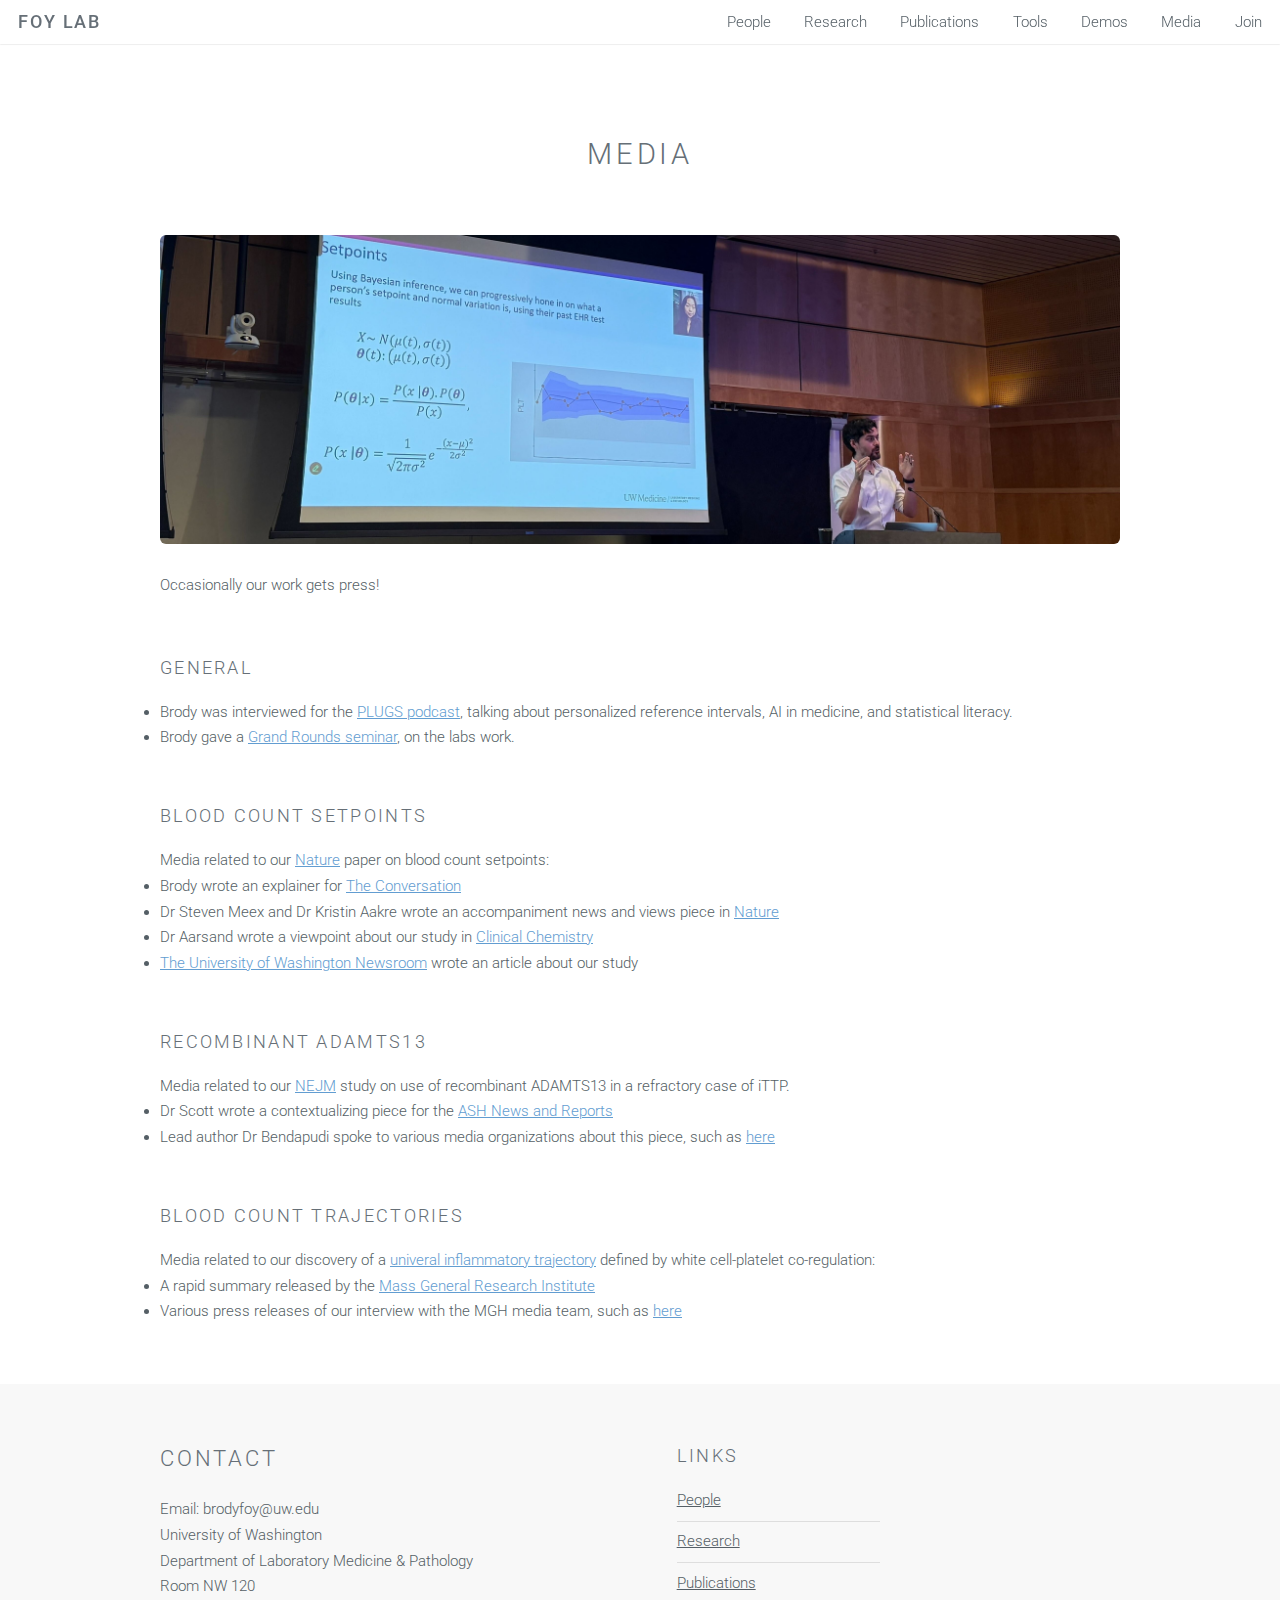
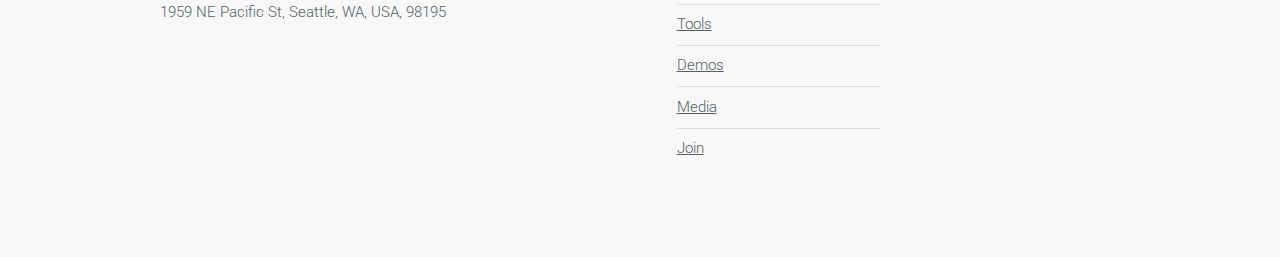
<file: media.html>
<!DOCTYPE HTML>

<html>

<head>
	<title>MEDIA</title>
	<meta http-equiv="content-type" content="text/html; charset=utf-8">
	<meta name="description" content="">
	<meta name="keywords" content="">
	<meta name="robots" content="index, follow, max-image-preview:large, max-snippet:-1, max-video-preview:-1">
	<!--[if lte IE 8]><script src="js/html5shiv.js"></script><![endif]-->
	<link rel="preconnect" href="https://fonts.googleapis.com">
	<link rel="preconnect" href="https://fonts.gstatic.com" crossorigin>
	<link href="https://fonts.googleapis.com/css2?family=Rubik:ital,wght@0,300..900;1,300..900&display=swap" rel="stylesheet">

	<script src="js/jquery.min.js"></script>
	<script src="js/skel.min.js"></script>
	<script src="js/skel-layers.min.js"></script>
	<script src="js/init.js"></script><noscript>
		<link rel="stylesheet" href="css/skel.css">
		<link rel="stylesheet" href="css/style.css">
		<link rel="stylesheet" href="css/style-xlarge.css">
	</noscript>
</head>

<body id="top">

	<!-- Header -->
	<header id="header" class="skel-layers-fixed">
		<h1><a href="index.html">FOY LAB</a></h1>
		<nav id="nav">
			<ul>
				<li><a href="people.html">People</a></li>
				<li><a href="research.html">Research</a></li>
				<li><a href="publications.html">Publications</a></li>
				<li><a href="tools.html">Tools</a></li>
				<li><a href="demos.html">Demos</a></li>
				<li><a href="media.html">Media</a></li>
				<li><a href="join.html">Join</a></li>
			</ul>
		</nav>
	</header><!-- Banner -->

	<section id="main" class="wrapper style1">
		<header class="major">
			<h2>MEDIA</h2>
		</header>
		<div class="container">

<div class="container">
			<section>
				<div class="image fit"><img src="images/seminar.jpg" alt="" width="200" height="80"></div>
				<p> Occasionally our work gets press! 
	
					<br><br>
				<h3>General</h3>
				<li>Brody was interviewed for the <a href="https://podcasts.apple.com/us/podcast/improving-test-interpretation-through-personal-reference/id1770813734?i=1000691208097">PLUGS podcast</a>, talking about personalized reference intervals, AI in medicine, and statistical literacy.</li>
				<li>Brody gave a <a href="https:/www.youtube.com/watch?v=v82MRBgrlf8">Grand Rounds seminar</a>, on the labs work.</li>
				<br><br> 

				<h3>Blood count setpoints</h3>
				Media related to our <a href = "https://www.nature.com/articles/s41586-024-08264-5">Nature</a> paper on blood count setpoints:
				<li>Brody wrote an explainer for <a href="https://theconversation.com/blood-tests-are-currently-one-size-fits-all-machine-learning-can-pinpoint-whats-truly-normal-for-each-patient-245730">The Conversation</a></li>
				<li>Dr Steven Meex and Dr Kristin Aakre wrote an accompaniment news and views piece in <a href="https://www.nature.com/articles/d41586-024-03854-9">Nature</a> </li> 
				<li>Dr Aarsand wrote a viewpoint about our study in <a href="https://academic.oup.com/clinchem/article/71/9/925/8121529">Clinical Chemistry</a></li>
				<li><a href="https://newsroom.uw.edu/news-releases/a-normal-blood-test-result-might-not-be-normal-for-you">The University of Washington Newsroom</a> wrote an article about our study</li>

				<br><br>
				<h3>Recombinant ADAMTS13</h3>	
				Media related to our <a href="https://www.nejm.org/doi/full/10.1056/NEJMoa2402567">NEJM</a>	study on use of recombinant ADAMTS13 in a refractory case of iTTP.
				<li>Dr Scott wrote a contextualizing piece for the <a href="https://ashpublications.org/thehematologist/article/doi/10.1182/hem.V21.5.202458/517491/Recombinant-ADAMTS13-for-Immune-Thrombotic">ASH News and Reports</a></li>
				<li>Lead author Dr Bendapudi spoke to various media organizations about this piece, such as <a href="https://www.news-medical.net/news/20240517/MGH-investigators-use-new-drug-to-save-the-life-of-patient-with-immune-thrombotic-thrombocytopenic-purpura.aspx">here</a></li>
				
				<br><br>
				<h3>Blood count trajectories</h3>
				Media related to our discovery of a <a href="https://www.nature.com/articles/s41467-022-32222-2">univeral inflammatory trajectory</a> defined by white cell-platelet co-regulation:
				<li>A rapid summary released by the <a href="https://mgriblog.org/2022/08/25/five-things-to-know-researchers-identify-new-ways-to-differentiate-between-helpful-and-harmful-inflammatory-responses/">Mass General Research Institute</a></li>
				<li>Various press releases of our interview with the MGH media team, such as <a href="https://www.genengnews.com/news/white-blood-cell-and-platelet-trajectories-predict-good-or-poor-recovery-from-inflammation/">here</a></li>

			</section>
			</div>
		</div>
	</section><!-- Footer -->
	<footer id="footer">
		<div class="container">
			<div class="row double">
				<div class="6u">
					<h2>CONTACT</h2>
					<p>Email: brodyfoy@uw.edu
						<br> University of Washington
						<br> Department of Laboratory Medicine & Pathology
						<br> Room NW 120
						<br> 1959 NE Pacific St, Seattle, WA, USA, 98195
					</p>
				</div>
				<div class="6u">
					<div class="row collapse-at-2">
						<div class="6u">
							<h3>LINKS</h3>
							<ul class="alt">
								<li><a href="people.html">People</a></li>
								<li><a href="research.html">Research</a></li>
								<li><a href="publications.html">Publications</a></li>
								<li><a href="tools.html">Tools</a></li>
								<li><a href="demos.html">Demos</a></li>
								<li><a href="media.html">Media</a></li>
								<li><a href="join.html">Join</a></li>
							</ul>
						</div>
					</div>
				</div>
			</div>
		</div>
	</footer>
</body>

</html>
</file>
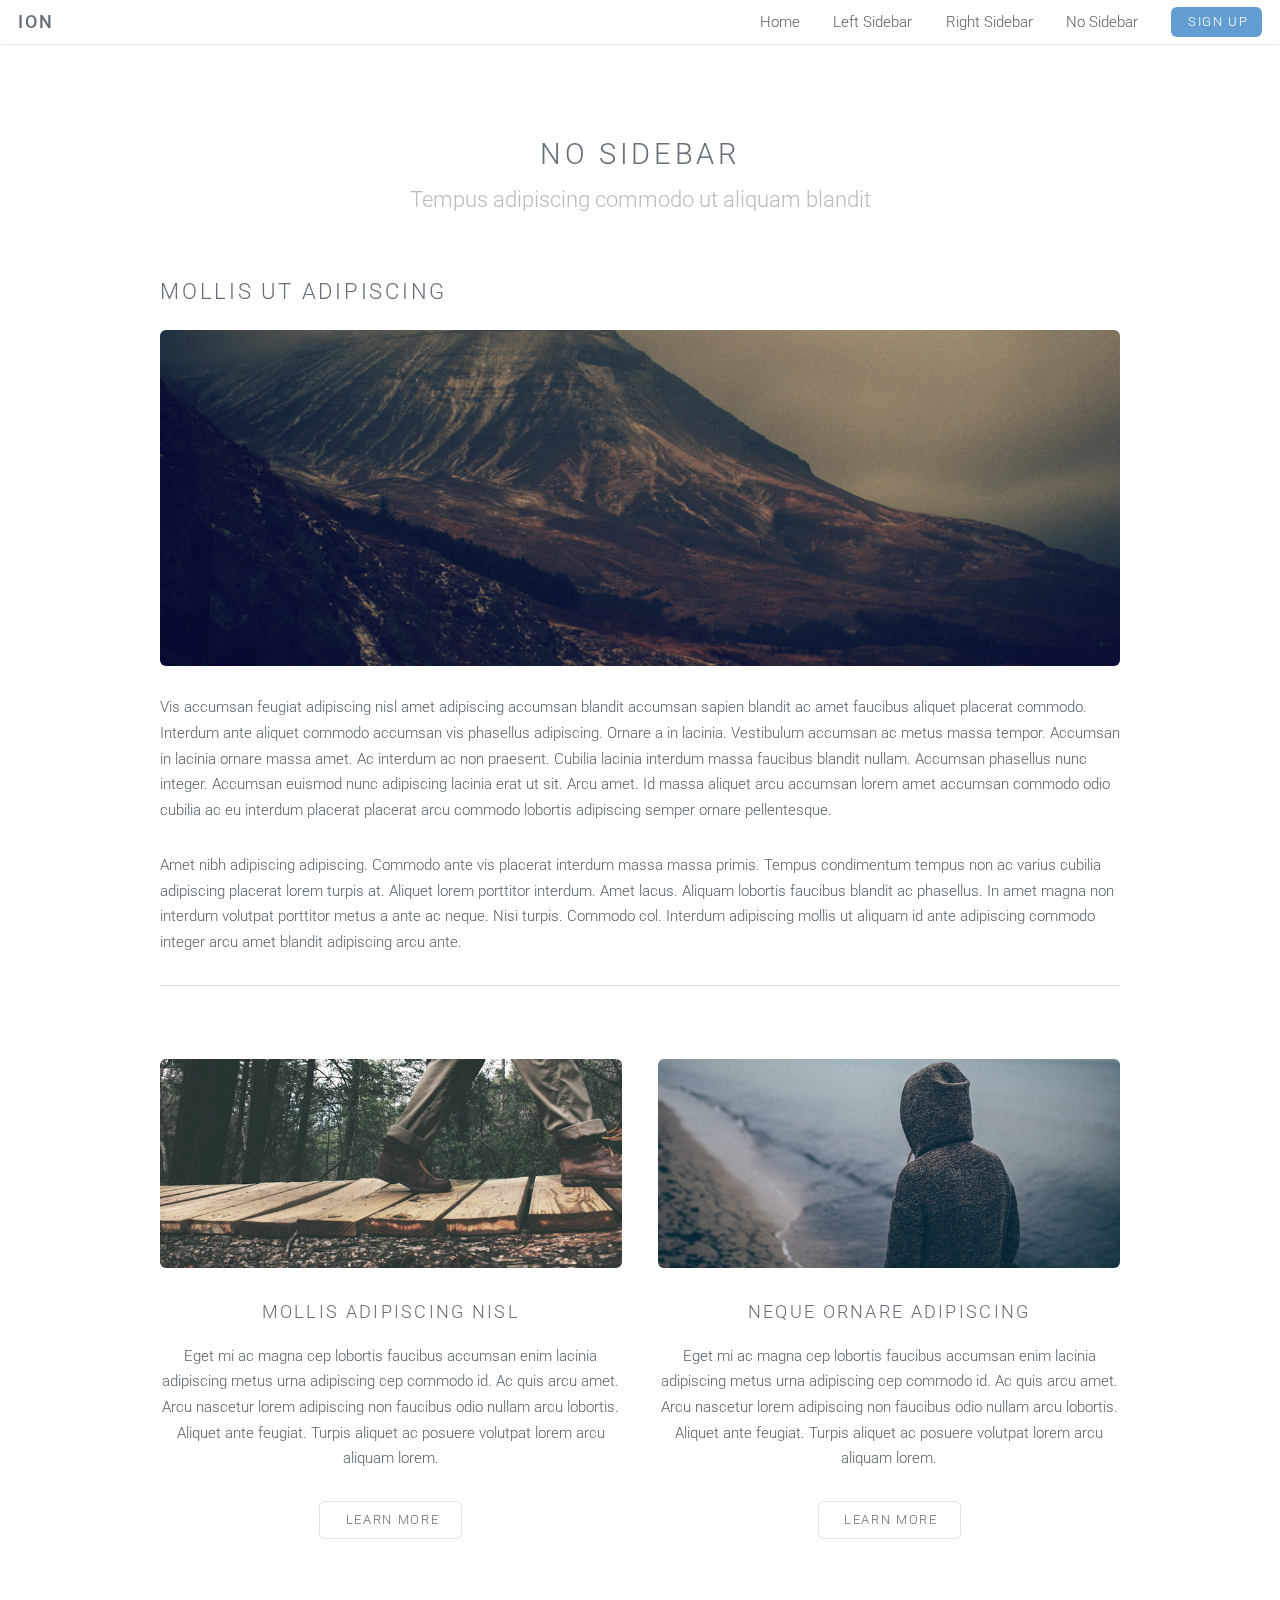
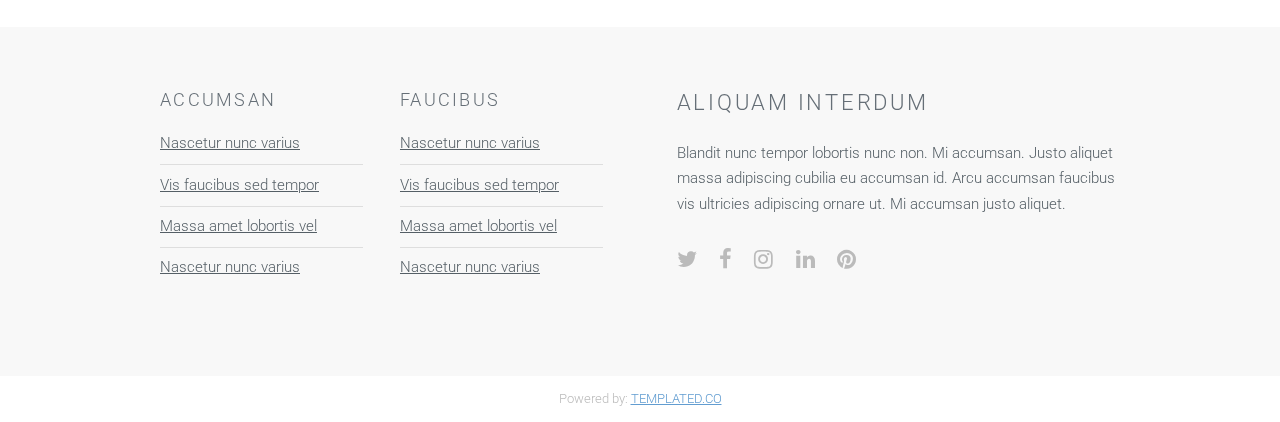
<file: no-sidebar.html>
<!DOCTYPE HTML>
<!--
	Ion by TEMPLATED
	templated.co @templatedco
	Released for free under the Creative Commons Attribution 3.0 license (templated.co/license)
--><html><head><title>No Sidebar - Ion by TEMPLATED</title><meta http-equiv="content-type" content="text/html; charset=utf-8"><meta name="description" content=""><meta name="keywords" content=""><meta name="robots" content="index, follow, max-image-preview:large, max-snippet:-1, max-video-preview:-1"><!--[if lte IE 8]><script src="js/html5shiv.js"></script><![endif]--><script src="js/jquery.min.js"></script><script src="js/skel.min.js"></script><script src="js/skel-layers.min.js"></script><script src="js/init.js"></script><noscript>
			<link rel="stylesheet" href="css/skel.css"><link rel="stylesheet" href="css/style.css"><link rel="stylesheet" href="css/style-xlarge.css"></noscript></head><body id="top">

		<!-- Header -->
			<header id="header" class="skel-layers-fixed"><h1><a href="#">Ion</a></h1>
				<nav id="nav"><ul><li><a href="index.html">Home</a></li>
						<li><a href="left-sidebar.html">Left Sidebar</a></li>
						<li><a href="right-sidebar.html">Right Sidebar</a></li>
						<li><a href="no-sidebar.html">No Sidebar</a></li>
						<li><a href="#" class="button special">Sign Up</a></li>
					</ul></nav></header><!-- Main --><section id="main" class="wrapper style1"><header class="major"><h2>No Sidebar</h2>
					<p>Tempus adipiscing commodo ut aliquam blandit</p>
				</header><div class="container">
					<section><h2>Mollis ut adipiscing</h2>
						<a href="#" class="image fit"><img src="images/banner.jpg" alt="" width="2000" height="700"></a>
						<p>Vis accumsan feugiat adipiscing nisl amet adipiscing accumsan blandit accumsan sapien blandit ac amet faucibus aliquet placerat commodo. Interdum ante aliquet commodo accumsan vis phasellus adipiscing. Ornare a in lacinia. Vestibulum accumsan ac metus massa tempor. Accumsan in lacinia ornare massa amet. Ac interdum ac non praesent. Cubilia lacinia interdum massa faucibus blandit nullam. Accumsan phasellus nunc integer. Accumsan euismod nunc adipiscing lacinia erat ut sit. Arcu amet. Id massa aliquet arcu accumsan lorem amet accumsan commodo odio cubilia ac eu interdum placerat placerat arcu commodo lobortis adipiscing semper ornare pellentesque.</p>
						<p>Amet nibh adipiscing adipiscing. Commodo ante vis placerat interdum massa massa primis. Tempus condimentum tempus non ac varius cubilia adipiscing placerat lorem turpis at. Aliquet lorem porttitor interdum. Amet lacus. Aliquam lobortis faucibus blandit ac phasellus. In amet magna non interdum volutpat porttitor metus a ante ac neque. Nisi turpis. Commodo col. Interdum adipiscing mollis ut aliquam id ante adipiscing commodo integer arcu amet blandit adipiscing arcu ante.</p>
					</section><hr class="major"><div class="row">
						<div class="6u">
							<section class="special"><a href="#" class="image fit"><img src="images/pic01.jpg" alt="" width="680" height="308"></a>
								<h3>Mollis adipiscing nisl</h3>
								<p>Eget mi ac magna cep lobortis faucibus accumsan enim lacinia adipiscing metus urna adipiscing cep commodo id. Ac quis arcu amet. Arcu nascetur lorem adipiscing non faucibus odio nullam arcu lobortis. Aliquet ante feugiat. Turpis aliquet ac posuere volutpat lorem arcu aliquam lorem.</p>
								<ul class="actions"><li><a href="#" class="button alt">Learn More</a></li>
								</ul></section></div>
						<div class="6u">
							<section class="special"><a href="#" class="image fit"><img src="images/pic02.jpg" alt="" width="680" height="308"></a>
								<h3>Neque ornare adipiscing</h3>
								<p>Eget mi ac magna cep lobortis faucibus accumsan enim lacinia adipiscing metus urna adipiscing cep commodo id. Ac quis arcu amet. Arcu nascetur lorem adipiscing non faucibus odio nullam arcu lobortis. Aliquet ante feugiat. Turpis aliquet ac posuere volutpat lorem arcu aliquam lorem.</p>
								<ul class="actions"><li><a href="#" class="button alt">Learn More</a></li>
								</ul></section></div>
					</div>
				</div>
			</section><!-- Footer --><footer id="footer"><div class="container">
					<div class="row double">
						<div class="6u">
							<div class="row collapse-at-2">
								<div class="6u">
									<h3>Accumsan</h3>
									<ul class="alt"><li><a href="#">Nascetur nunc varius</a></li>
										<li><a href="#">Vis faucibus sed tempor</a></li>
										<li><a href="#">Massa amet lobortis vel</a></li>
										<li><a href="#">Nascetur nunc varius</a></li>
									</ul></div>
								<div class="6u">
									<h3>Faucibus</h3>
									<ul class="alt"><li><a href="#">Nascetur nunc varius</a></li>
										<li><a href="#">Vis faucibus sed tempor</a></li>
										<li><a href="#">Massa amet lobortis vel</a></li>
										<li><a href="#">Nascetur nunc varius</a></li>
									</ul></div>
							</div>
						</div>
						<div class="6u">
							<h2>Aliquam Interdum</h2>
							<p>Blandit nunc tempor lobortis nunc non. Mi accumsan. Justo aliquet massa adipiscing cubilia eu accumsan id. Arcu accumsan faucibus vis ultricies adipiscing ornare ut. Mi accumsan justo aliquet.</p>
							<ul class="icons"><li><a href="#" class="icon fa-twitter"><span class="label">Twitter</span></a></li>
								<li><a href="#" class="icon fa-facebook"><span class="label">Facebook</span></a></li>
								<li><a href="#" class="icon fa-instagram"><span class="label">Instagram</span></a></li>
								<li><a href="#" class="icon fa-linkedin"><span class="label">LinkedIn</span></a></li>
								<li><a href="#" class="icon fa-pinterest"><span class="label">Pinterest</span></a></li>
							</ul></div>
					</div>
				</div>
			</footer><div class="copyright">
			Powered by: <a href="https://templated.co/">TEMPLATED.CO</a>
		</div>

	</body></html>
</file>
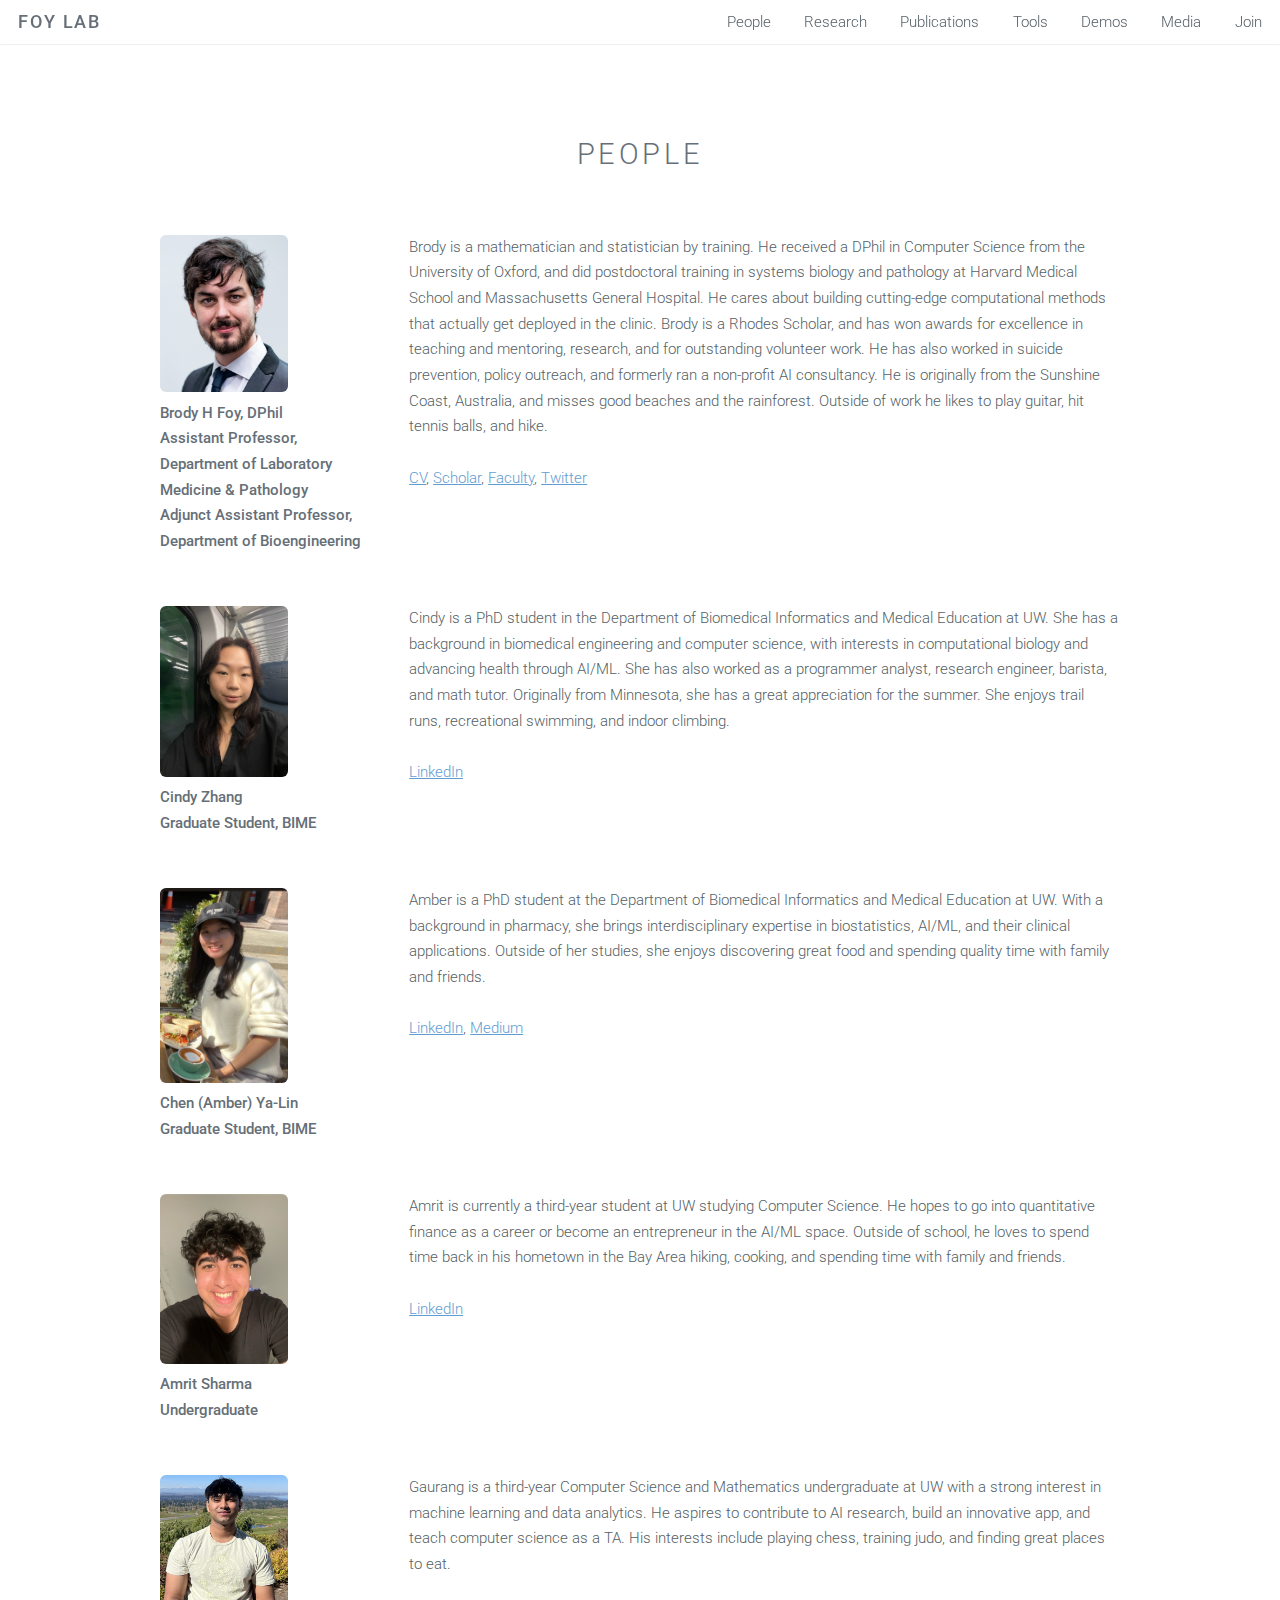
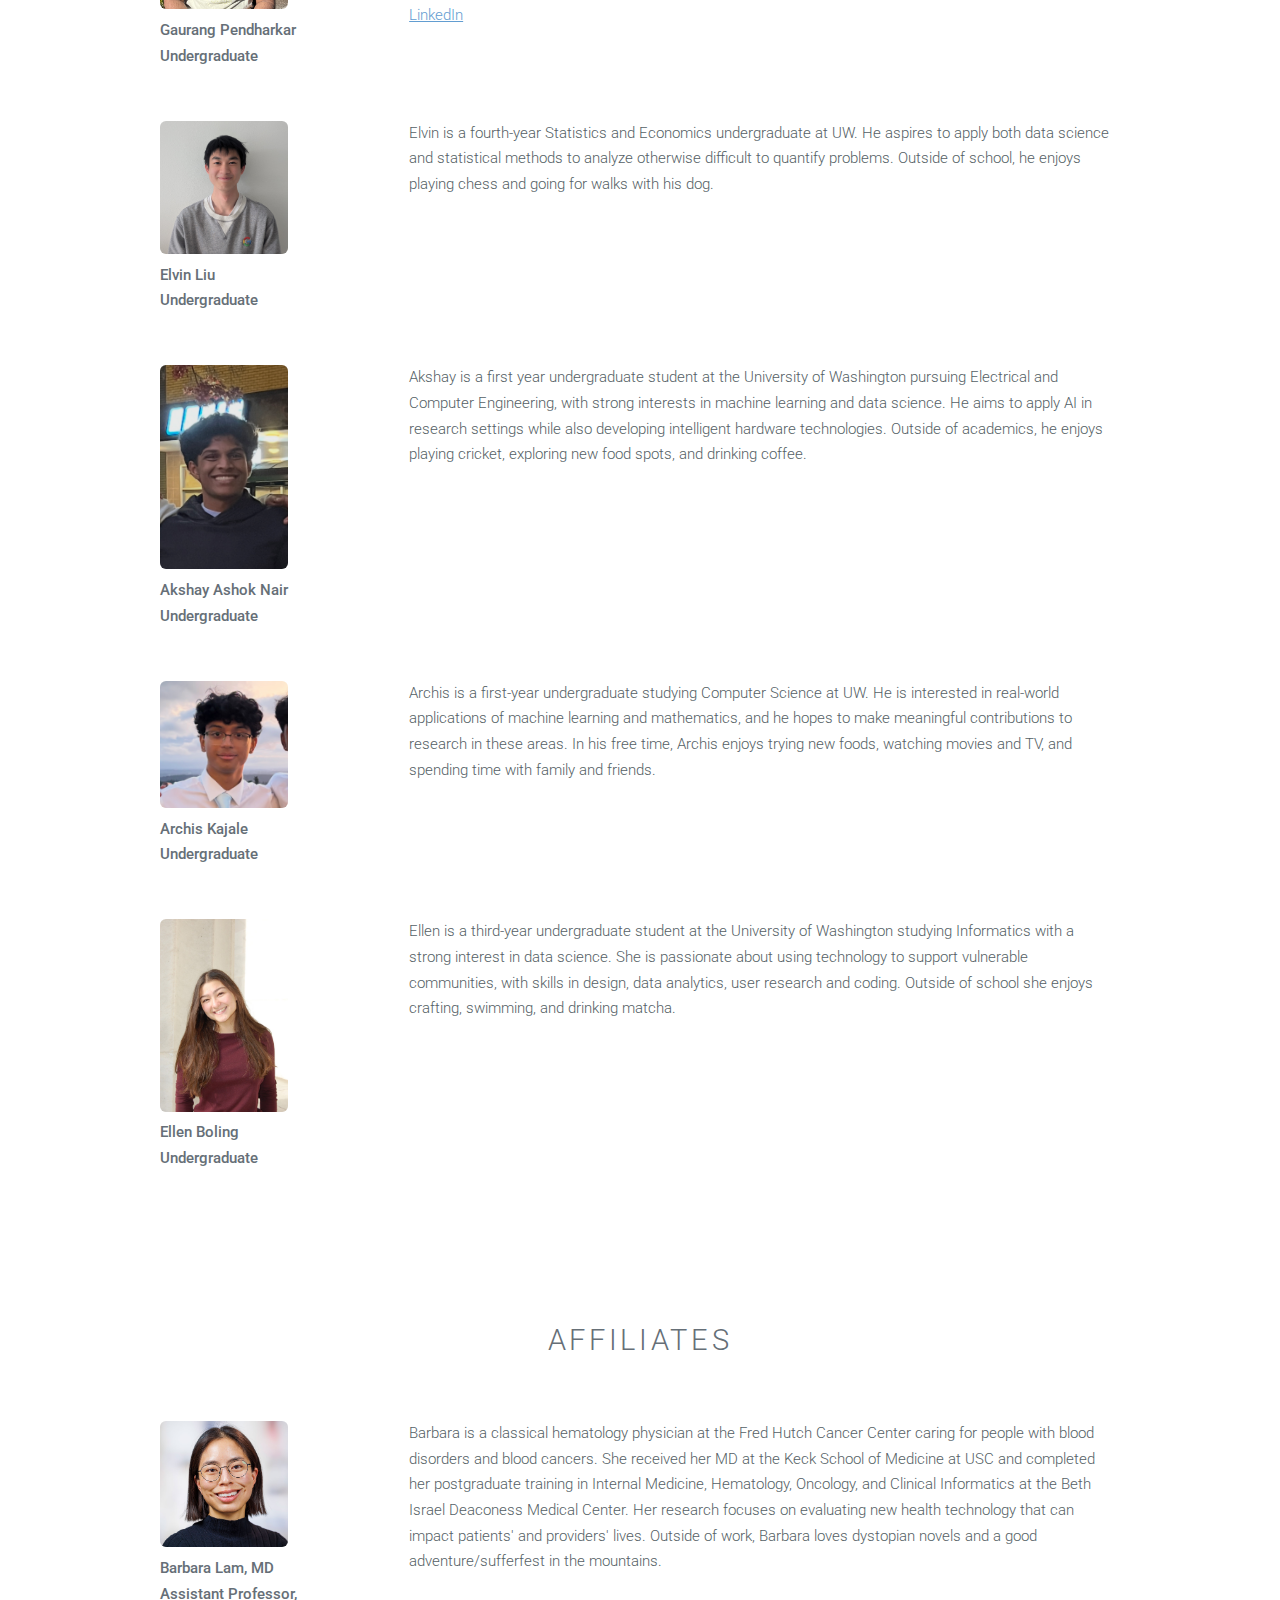
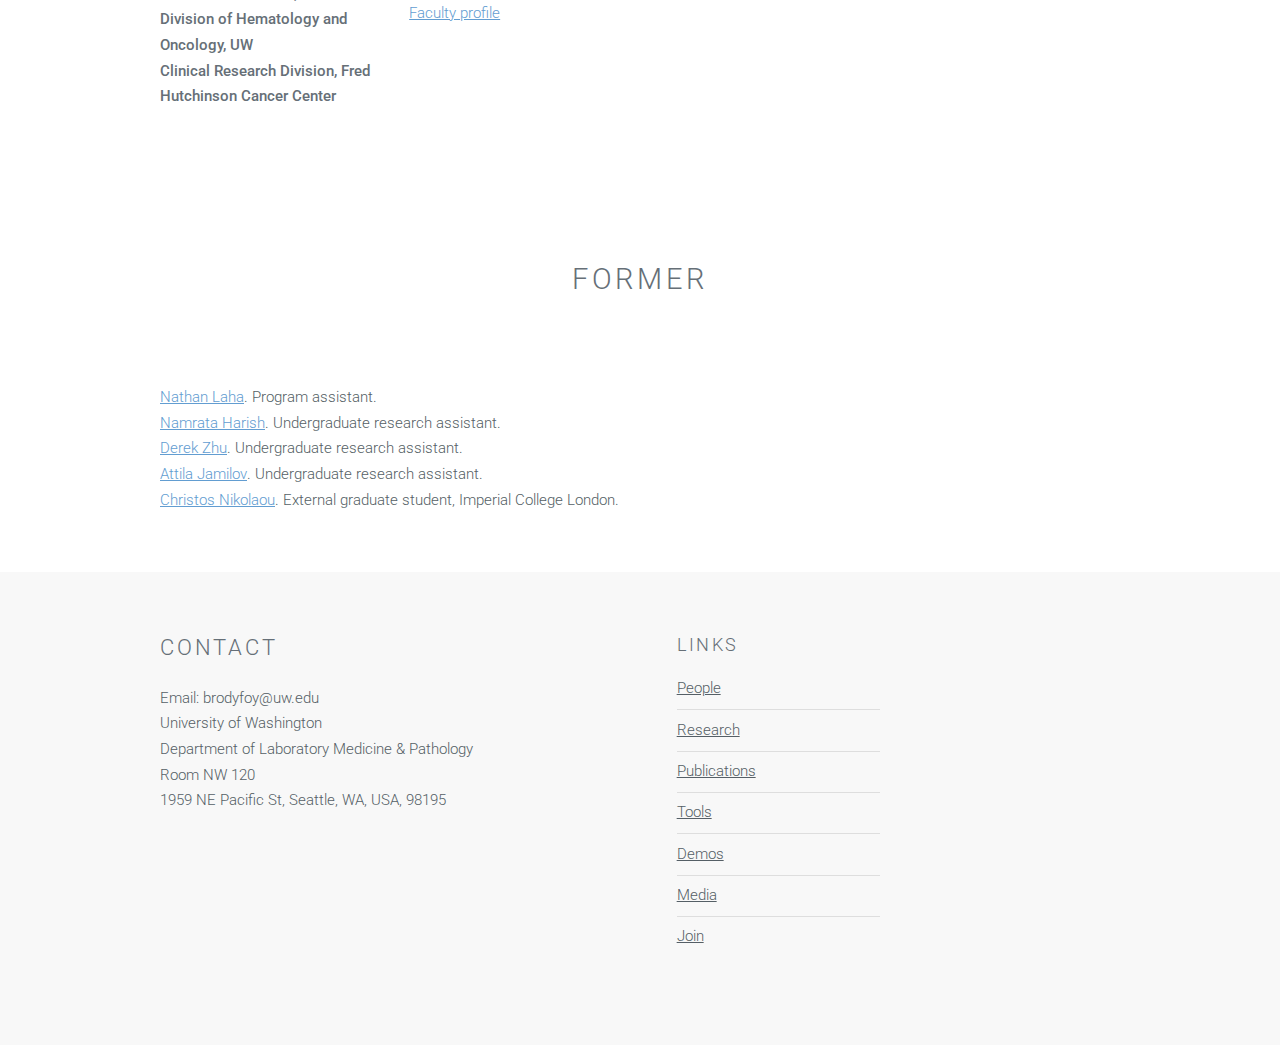
<file: people.html>
<!DOCTYPE HTML>
<html>

<head>
	<title>PEOPLE</title>
	<meta http-equiv="content-type" content="text/html; charset=utf-8">
	<meta name="description" content="">
	<meta name="keywords" content="">
	<meta name="robots" content="index, follow, max-image-preview:large, max-snippet:-1, max-video-preview:-1">
	<!--[if lte IE 8]><script src="js/html5shiv.js"></script><![endif]-->
	<link rel="preconnect" href="https://fonts.googleapis.com">
	<link rel="preconnect" href="https://fonts.gstatic.com" crossorigin>
	<link href="https://fonts.googleapis.com/css2?family=Rubik:ital,wght@0,300..900;1,300..900&display=swap"
		rel="stylesheet">
	<script src="js/jquery.min.js"></script>
	<script src="js/skel.min.js"></script>
	<script src="js/skel-layers.min.js"></script>
	<script src="js/init.js"></script><noscript>
		<link rel="stylesheet" href="css/skel.css">
		<link rel="stylesheet" href="css/style.css">
		<link rel="stylesheet" href="css/style-xlarge.css">
	</noscript>
</head>

<body id="top">

	<!-- Header -->
	<header id="header" class="skel-layers-fixed">
		<h1><a href="index.html">FOY LAB</a></h1>
		<nav id="nav">
			<ul>
				<li><a href="people.html">People</a></li>
				<li><a href="research.html">Research</a></li>
				<li><a href="publications.html">Publications</a></li>
				<li><a href="tools.html">Tools</a></li>
				<li><a href="demos.html">Demos</a></li>
				<li><a href="media.html">Media</a></li>
				<li><a href="join.html">Join</a></li>
			</ul>
		</nav>
	</header><!-- Banner -->
	<!-- Three -->
	<section id="three" class="wrapper style1">
		<header class="major">
			<h2>PEOPLE</h2>
		</header>
		<div class="container">
			<div class="row">
				<div class="3u">
					<a class="image"><img src="images/lab-member-headshots/brodyfoy.jpg" alt="" width="60%"></a>
					<b>Brody H Foy, DPhil</b>
					<br> <b> Assistant Professor, Department of Laboratory Medicine & Pathology</b>
					<br> <b> Adjunct Assistant Professor, Department of Bioengineering</b>
				</div>
				<div class="9u">
					Brody is a mathematician and statistician by training. He received a DPhil in Computer Science from 
					the University of Oxford, and did postdoctoral training in systems biology and pathology at Harvard 
					Medical School and Massachusetts General Hospital. He cares about building cutting-edge computational 
					methods that actually get deployed in the clinic. Brody is a Rhodes Scholar, and has won awards for 
					excellence in teaching and mentoring, research, and for outstanding volunteer work. He has also worked 
					in suicide prevention, policy outreach, and formerly ran a non-profit AI consultancy. He is originally 
					from the Sunshine Coast, Australia, and misses good beaches and the rainforest. Outside of work he likes 
					to play guitar, hit tennis balls, and hike.
					<br><br><a href="pdfs/BrodyFoy_CV.pdf">CV</a>,
					<a href="https://scholar.google.com/citations?user=e8W2uR0AAAAJ&hl=en">Scholar</a>,
					<a href="https://dlmp.uw.edu/faculty/foy">Faculty</a>,
					<a href="https://twitter.com/foy_brody">Twitter</a>
				</div>
			</div>
			<br><br>
			<div class="row">
				<div class="3u">
					<a class="image"><img src="images/lab-member-headshots/cindyzhang.png" alt="" width="60%"></a>
					<b>Cindy Zhang</b>
					<br> <b>Graduate Student, BIME</b>
				</div>
				<div class="9u">
					Cindy is a PhD student in the Department of Biomedical Informatics and Medical Education at UW. She has a background in 
					biomedical engineering and computer science, with interests in computational biology and advancing health through AI/ML. 
					She has also worked as a programmer analyst, research engineer, barista, and math tutor. Originally from Minnesota, 
					she has a great appreciation for the summer. She enjoys trail runs, recreational swimming, and indoor climbing.
					<br><br>
					<a href="https://www.linkedin.com/in/cindy-zhang-">LinkedIn</a>
				</div>
			</div>
			<br><br>
			<div class="row">
				<div class="3u">
					<a class="image"><img src="images/lab-member-headshots/amber_chen.JPG" alt="" width="60%"></a>
					<b>Chen (Amber) Ya-Lin</b>
					<br> <b>Graduate Student, BIME</b>
				</div>
				<div class="9u">
					Amber is a PhD student at the Department of Biomedical Informatics and Medical Education at UW. 
					With a background in pharmacy, she brings interdisciplinary expertise in biostatistics, AI/ML, and 
					their clinical applications. Outside of her studies, she enjoys discovering great food and spending 
					quality time with family and friends.
					<br><br>
					<a href="https://www.linkedin.com/in/yalinchen-amber/">LinkedIn</a>,
					<a href="https://medium.com/@bionewsdigest">Medium</a>
				</div>
			</div>
			<br><br>
			<div class="row">
				<div class="3u">
					<a class="image"><img src="images/lab-member-headshots/amrit_sharma.jpg" alt="" width="60%"></a>
					<b>Amrit Sharma</b>
					<br> <b>Undergraduate</b>
				</div>
				<div class="9u">
					Amrit is currently a third-year student at UW studying Computer Science. He hopes to go
					into quantitative finance as a career or become an entrepreneur in the AI/ML space. Outside of
					school, he loves to spend time back in his hometown in the Bay Area hiking, cooking, and spending
					time with family and friends.
					<br><br>
					<a href="https://www.linkedin.com/in/amrit23sharma">LinkedIn</a>
				</div>
			</div>
			<br><br>
			<div class="row">
				<div class="3u">
					<a class="image"><img src="images/lab-member-headshots/gaurang_pendharkar.jpeg" alt=""
							width="60%"></a>
					<b>Gaurang Pendharkar</b>
					<br> <b>Undergraduate</b>
				</div>
				<div class="9u">
					Gaurang is a third-year Computer Science and Mathematics undergraduate at UW with a strong interest in
					machine learning and data analytics. He aspires to contribute to AI research, build an innovative
					app, and teach computer science as a TA. His interests include playing chess, training judo,
					and finding great places to eat.
					<br><br>
					<a href="https://www.linkedin.com/in/gaurang-pendharkar-b653a6209/">LinkedIn</a>
				</div>
			</div>
			<br><br>
			<div class="row">
				<div class="3u">
					<a class="image"><img src="images/lab-member-headshots/elvin_liu.jpg" alt=""
							width="60%"></a>
					<b>Elvin Liu</b>
					<br> <b>Undergraduate</b>
				</div>
				<div class="9u">
					Elvin is a fourth-year Statistics and Economics undergraduate at UW. He aspires to apply both data science and statistical methods 
					to analyze otherwise difficult to quantify problems. Outside of school, he enjoys playing chess and going for walks with his dog.
					<br><br>
				</div>
			</div>
			<br><br>
			<div class="row">
				<div class="3u">
					<a class="image"><img src="images/lab-member-headshots/akshay_ashok.jpg" alt=""
							width="60%"></a>
					<b>Akshay Ashok Nair</b>
					<br> <b>Undergraduate</b>
				</div>
				<div class="9u">
					Akshay is a first year undergraduate student at the University of Washington pursuing Electrical and Computer Engineering, with strong 
					interests in machine learning and data science. He aims to apply AI in research settings while also developing intelligent hardware 
					technologies. Outside of academics, he enjoys playing cricket, exploring new food spots, and drinking coffee. 
					<br><br>
				</div>
			</div>
			<br><br>
						<div class="row">
				<div class="3u">
					<a class="image"><img src="images/lab-member-headshots/archis_kajale.jpeg" alt=""
							width="60%"></a>
					<b>Archis Kajale</b>
					<br> <b>Undergraduate</b>
				</div>
				<div class="9u">
						Archis is a first-year undergraduate studying Computer Science at UW. He is interested in
						real-world applications of machine learning and mathematics, and he hopes to make meaningful
						contributions to research in these areas. In his free time, Archis enjoys trying new foods,
						watching movies and TV, and spending time with family and friends.
					<br><br>
				</div>
			</div>
			<br><br>
				<div class="row">
				<div class="3u">
					<a class="image"><img src="images/lab-member-headshots/ellen_boling.jpg" alt=""
							width="60%"></a>
					<b>Ellen Boling</b>
					<br> <b>Undergraduate</b>
				</div>
				<div class="9u">
					Ellen is a third-year undergraduate student at the University of Washington studying Informatics with a 
					strong interest in data science. She is passionate about using technology to support vulnerable communities, 
					with skills in design, data analytics, user research and coding. Outside of school she enjoys crafting, swimming, and drinking matcha.
					<br><br>
				</div>
			</div>
		</div>
	</section>

	<section id="three" class="wrapper style1">
		<header class="major">
			<h2>AFFILIATES</h2>
		</header>
		<div class="container">
			<div class="row">
				<div class="3u">
					<a class="image"><img src="images/lab-member-headshots/barbara_lam.png" alt="" width="60%"></a>
					<b>Barbara Lam, MD</b>
					<br> <b> Assistant Professor, Division of Hematology and Oncology, UW</b>
					<br> <b> Clinical Research Division, Fred Hutchinson Cancer Center</b>
				</div>
				<div class="9u">
					Barbara is a classical hematology physician at the Fred Hutch Cancer Center caring for people with blood disorders and blood cancers. 
					She received her MD at the Keck School of Medicine at USC and completed her postgraduate training in Internal Medicine, Hematology, Oncology, 
					and Clinical Informatics at the Beth Israel Deaconess Medical Center. Her research focuses on evaluating new health technology that can impact 
					patients' and providers' lives. Outside of work, Barbara loves dystopian novels and a good adventure/sufferfest in the mountains. 
					<br><br>
					<a href="https://www.fredhutch.org/en/provider-directory/barbara-lam.html">Faculty profile</a>
				</div>
			</div>
		</div>
	</section>



	<section id="three" class="wrapper style1">
		<header class="major">
			<h2>FORMER</h2>
		</header>
		<div class="container">
			<div class="row">
				<br> <a href="https://www.linkedin.com/in/nlaha">Nathan Laha</a>. Program assistant. 
				<br> <a href="http://www.linkedin.com/in/namrata-harish/">Namrata Harish</a>. Undergraduate research assistant.
				<br> <a href="https://www.linkedin.com/in/derek-zhu-873477215/">Derek Zhu</a>. Undergraduate research assistant.
				<br> <a href="https://www.linkedin.com/in/attila-jamilov/">Attila Jamilov</a>. Undergraduate research assistant.
				<br> <a href="https://www.linkedin.com/in/christos-nikolaou-cn">Christos Nikolaou</a>. External graduate student, Imperial College London.
			</div>
		</div>
	</section>



	<footer id="footer">
		<div class="container">
			<div class="row double">
				<div class="6u">
					<h2>CONTACT</h2>
					<p>Email: brodyfoy@uw.edu
						<br> University of Washington
						<br> Department of Laboratory Medicine & Pathology
						<br> Room NW 120
						<br> 1959 NE Pacific St, Seattle, WA, USA, 98195
					</p>
				</div>
				<div class="6u">
					<div class="row collapse-at-2">
						<div class="6u">
							<h3>LINKS</h3>
							<ul class="alt">
								<li><a href="people.html">People</a></li>
								<li><a href="research.html">Research</a></li>
								<li><a href="publications.html">Publications</a></li>
								<li><a href="tools.html">Tools</a></li>
								<li><a href="demos.html">Demos</a></li>
								<li><a href="media.html">Media</a></li>
								<li><a href="join.html">Join</a></li>
							</ul>
						</div>
					</div>
				</div>
			</div>
		</div>
	</footer>

</body>

</html>
</file>
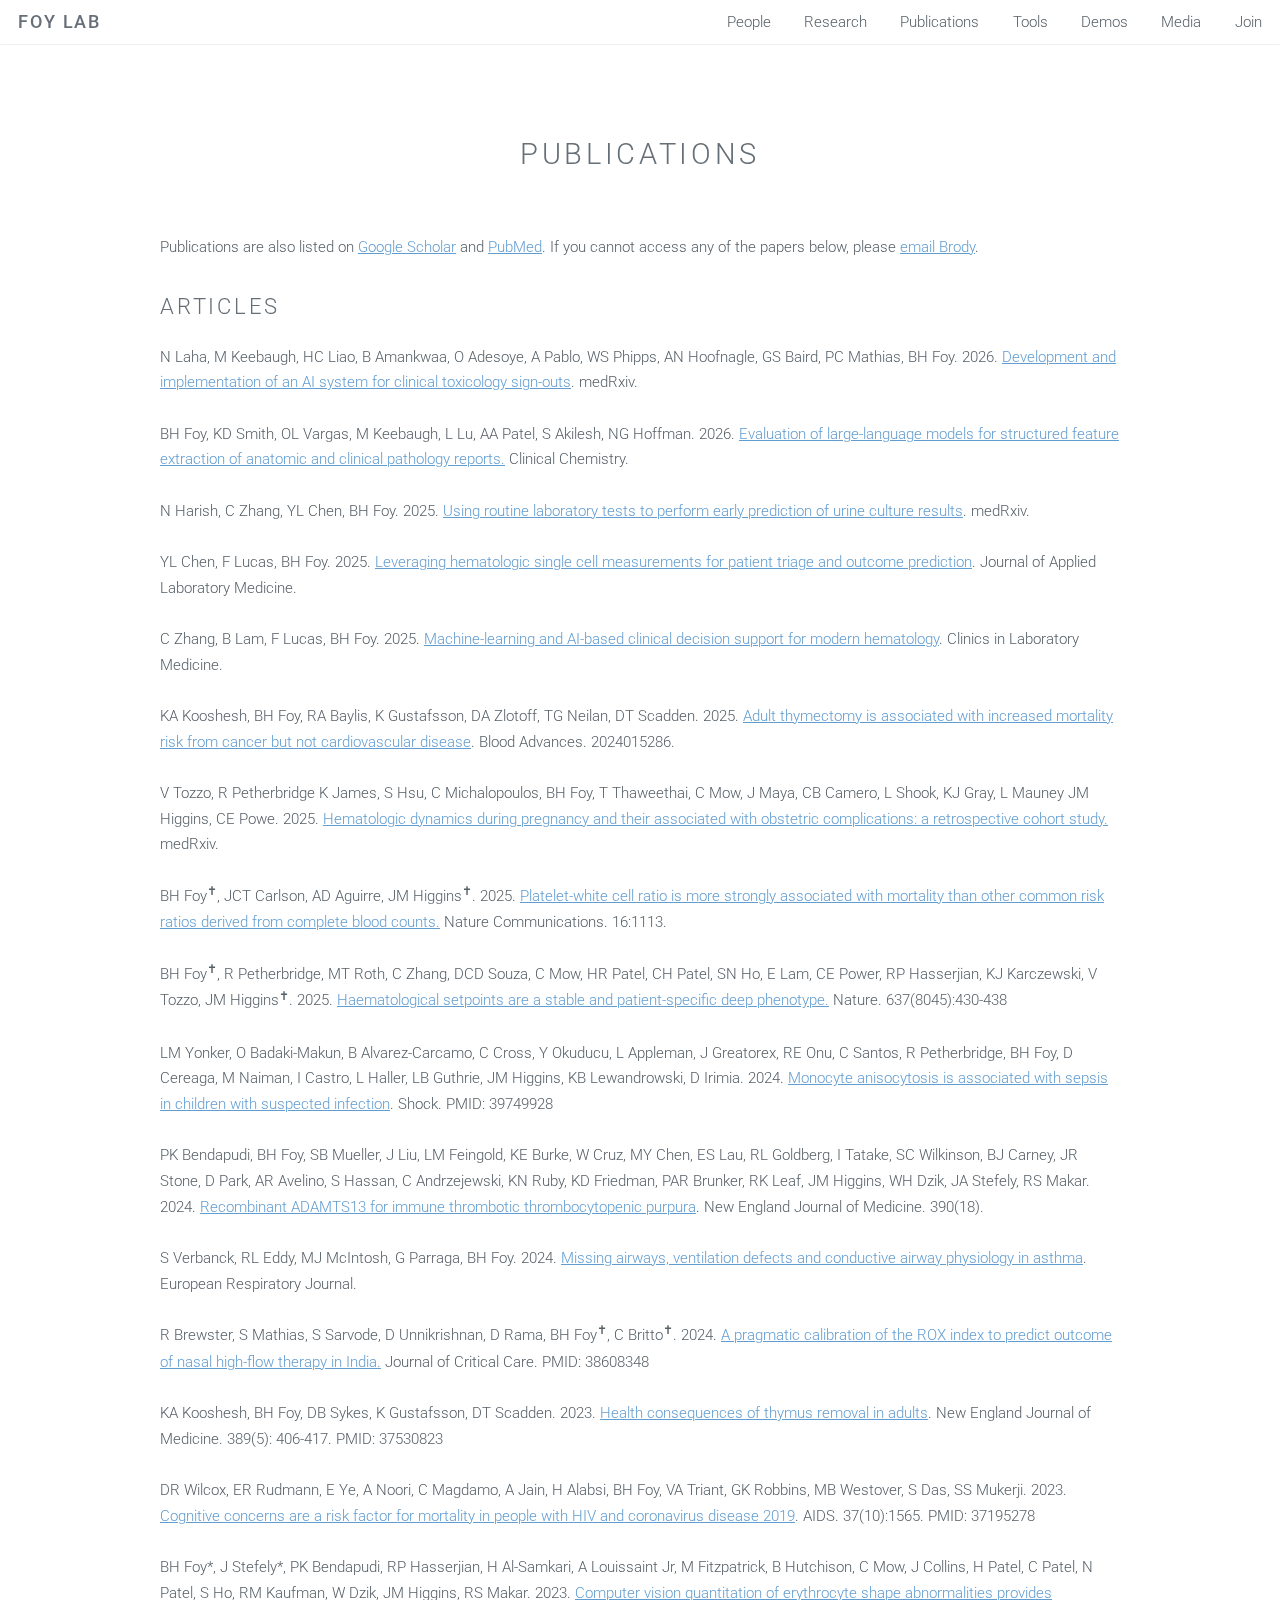
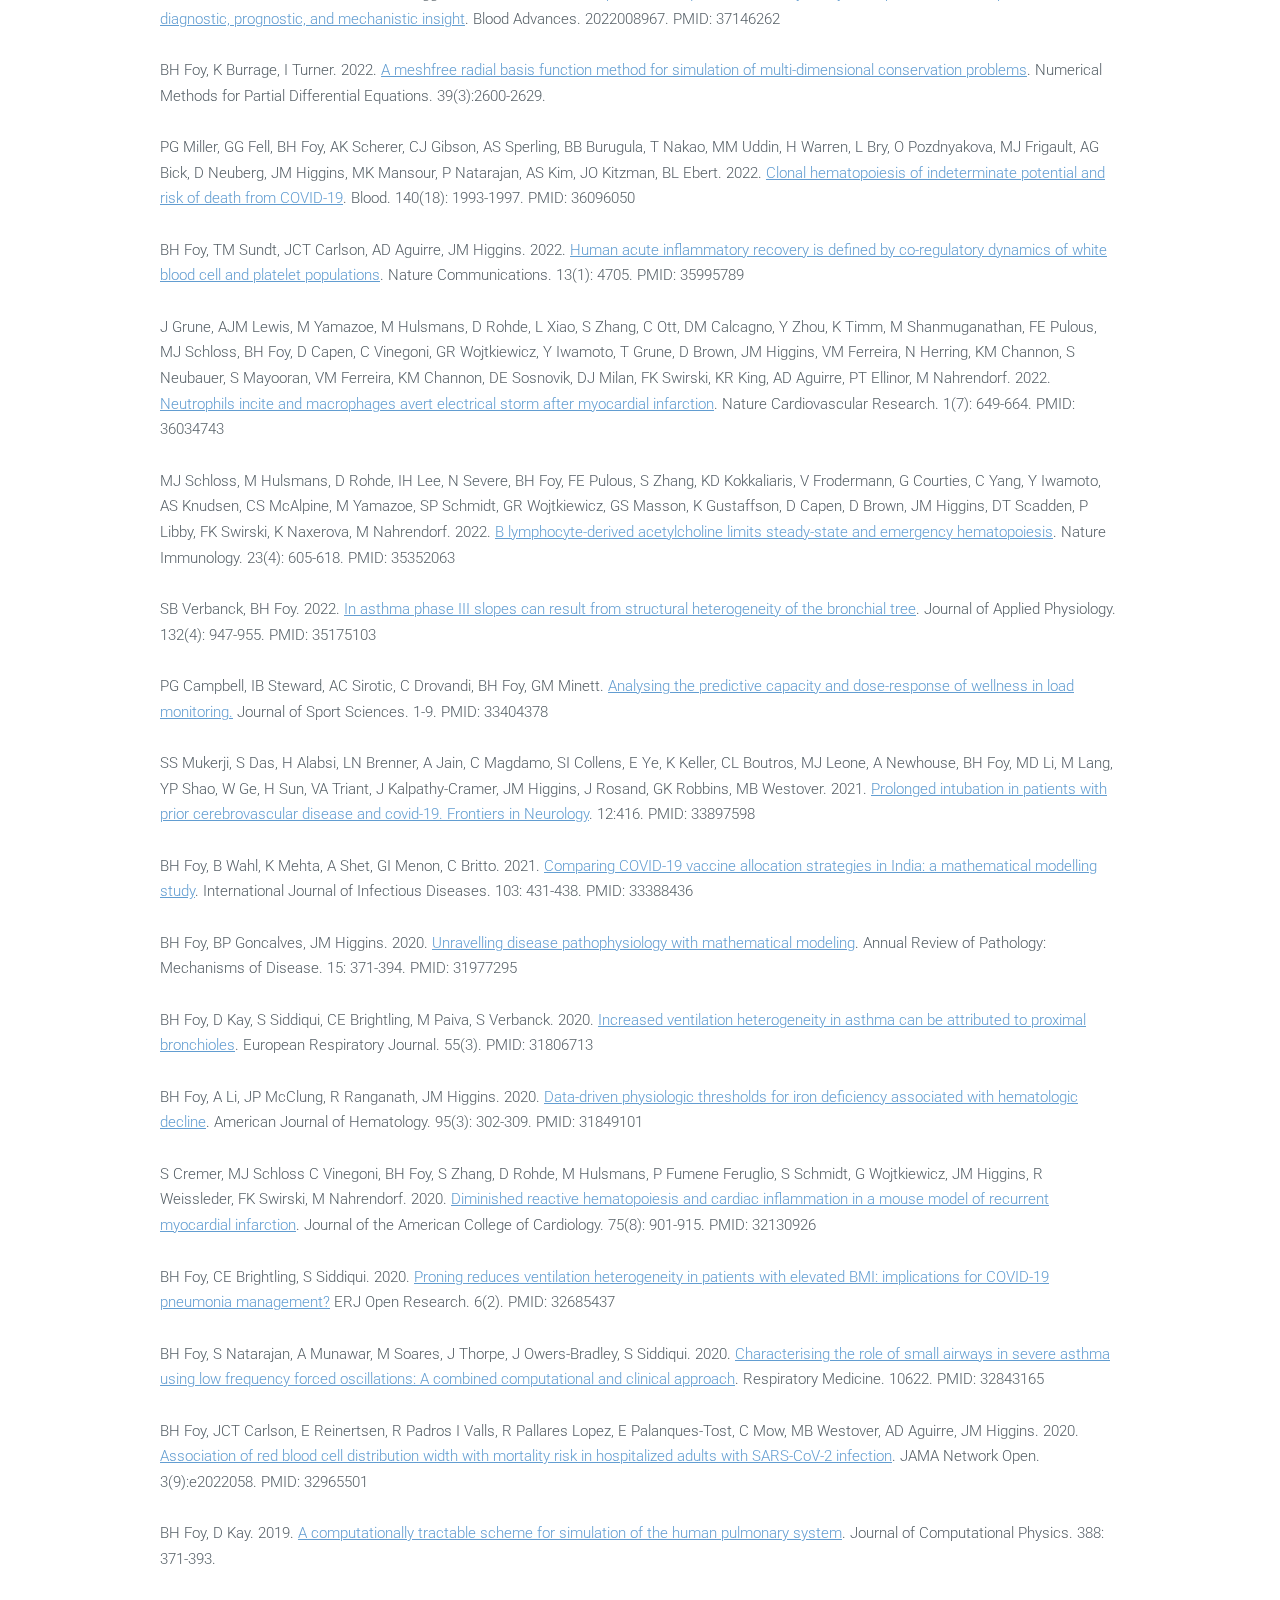
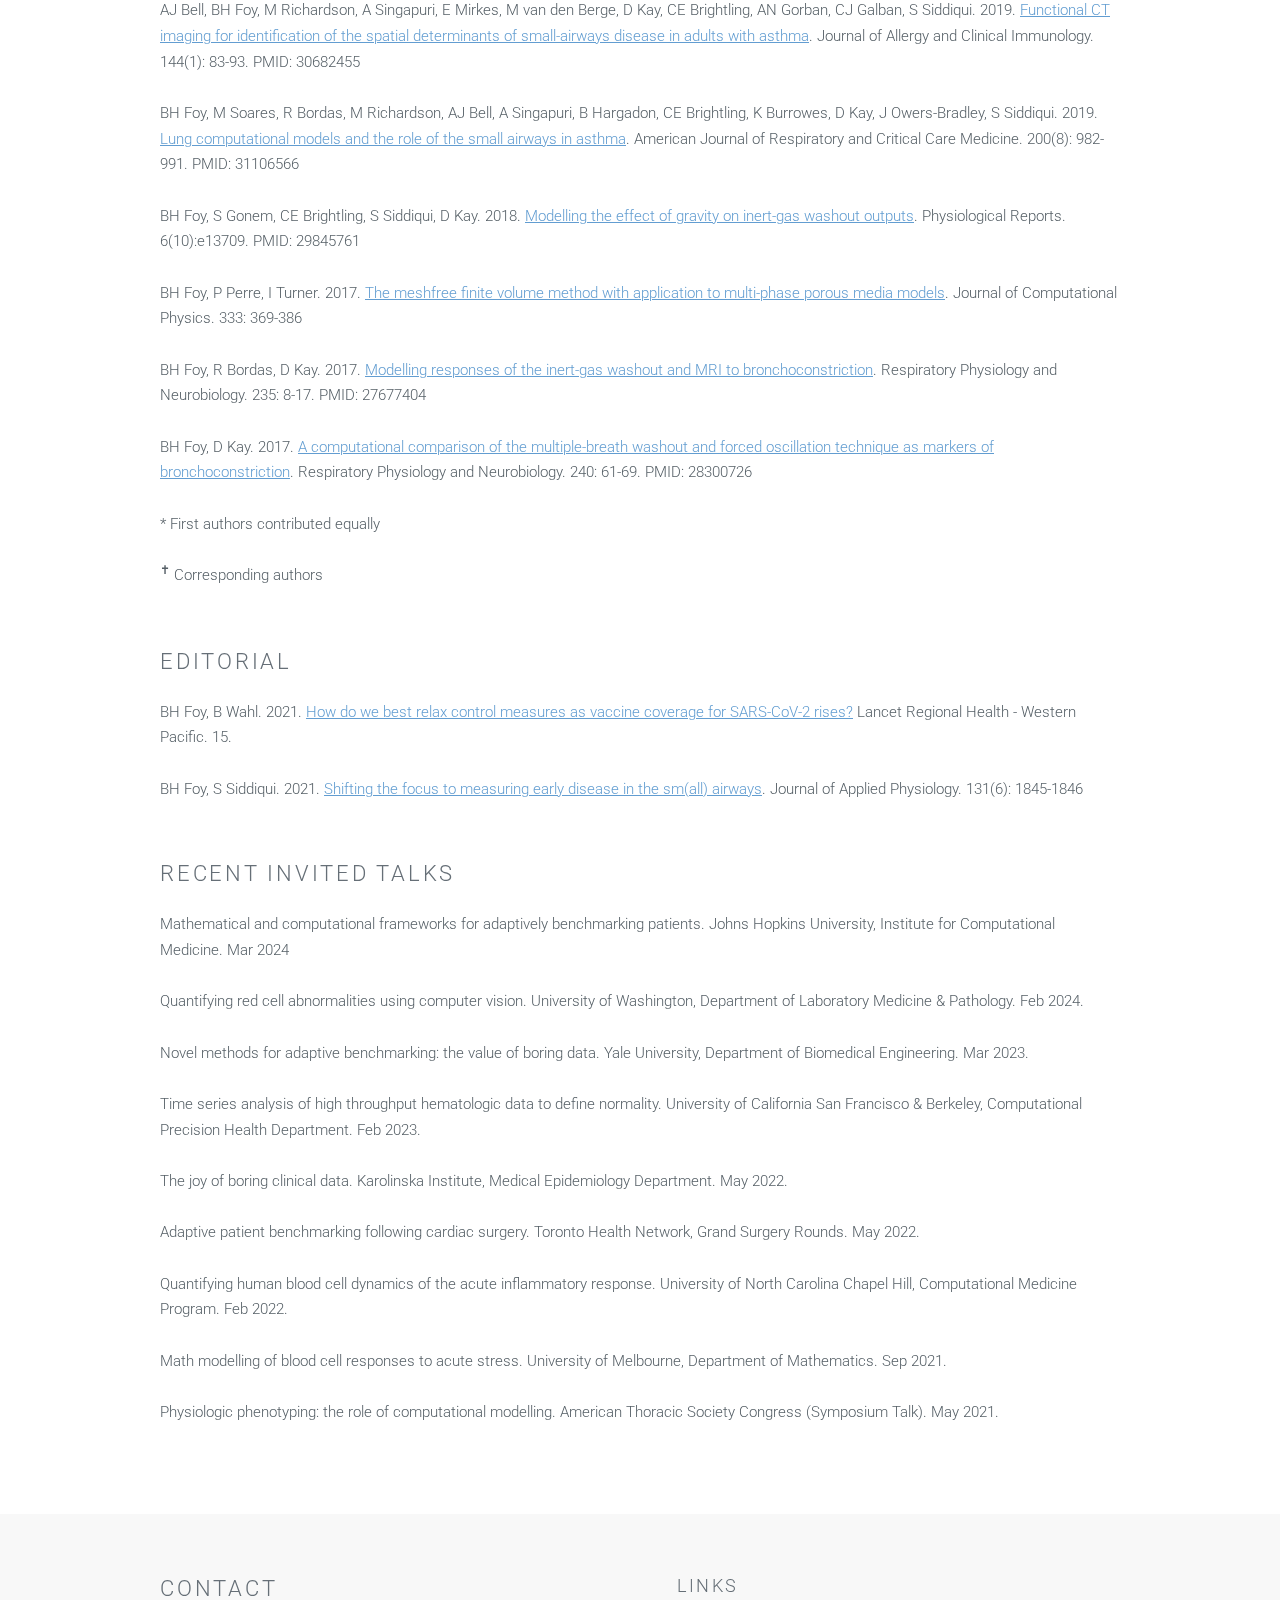
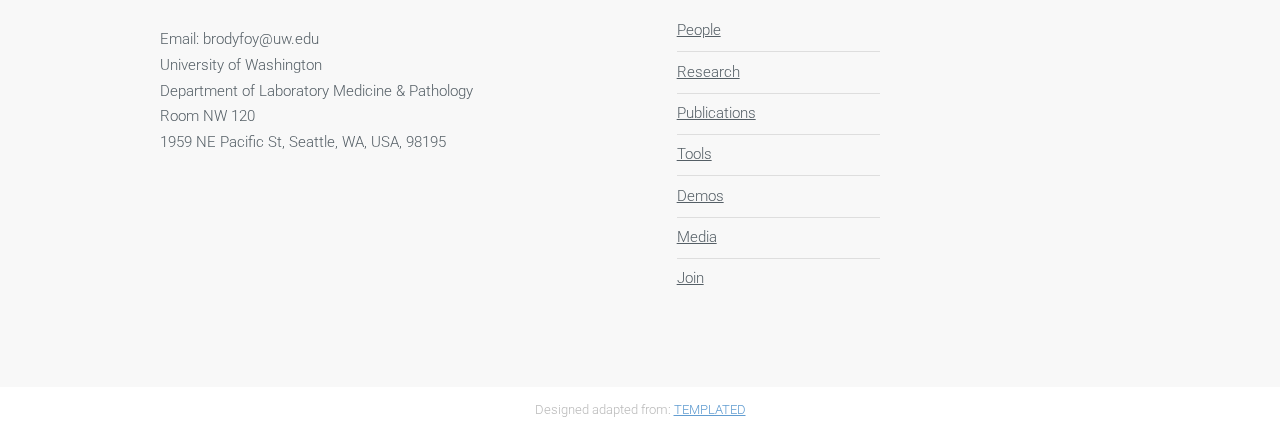
<file: publications.html>
<!DOCTYPE HTML>
<!--
	Ion by TEMPLATED
	templated.co @templatedco
	Released for free under the Creative Commons Attribution 3.0 license (templated.co/license)
-->
<html>

<head>
	<title>PUBLICATIONS</title>
	<meta http-equiv="content-type" content="text/html; charset=utf-8">
	<meta name="description" content="">
	<meta name="keywords" content="">
	<meta name="robots" content="index, follow, max-image-preview:large, max-snippet:-1, max-video-preview:-1">
	<!--[if lte IE 8]><script src="js/html5shiv.js"></script><![endif]-->
	<link rel="preconnect" href="https://fonts.googleapis.com">
	<link rel="preconnect" href="https://fonts.gstatic.com" crossorigin>
	<link href="https://fonts.googleapis.com/css2?family=Rubik:ital,wght@0,300..900;1,300..900&display=swap" rel="stylesheet">

	<script src="js/jquery.min.js"></script>
	<script src="js/skel.min.js"></script>
	<script src="js/skel-layers.min.js"></script>
	<script src="js/init.js"></script><noscript>
		<link rel="stylesheet" href="css/skel.css">
		<link rel="stylesheet" href="css/style.css">
		<link rel="stylesheet" href="css/style-xlarge.css">
	</noscript>
</head>

<body id="top">

	<!-- Header -->
	<header id="header" class="skel-layers-fixed">
		<h1><a href="index.html">FOY LAB</a></h1>
		<nav id="nav">
			<ul>
				<li><a href="people.html">People</a></li>
				<li><a href="research.html">Research</a></li>
				<li><a href="publications.html">Publications</a></li>
				<li><a href="tools.html">Tools</a></li>
				<li><a href="demos.html">Demos</a></li>
				<li><a href="media.html">Media</a></li>
				<li><a href="join.html">Join</a></li>
			</ul>
		</nav>
	</header><!-- Banner -->

	<section id="main" class="wrapper style1">
		<header class="major">
			<h2>PUBLICATIONS</h2>
		</header>
		<div class="container">
			<section>
				<p>Publications are also listed on <a href="https://scholar.google.com/citations?user=e8W2uR0AAAAJ&hl=en">Google Scholar</a> and 
					<a href="https://pubmed.ncbi.nlm.nih.gov/?term=brody%20foy">PubMed</a>. If you cannot access any of the papers below, please <a href="mailto:brodyfoy@uw.edu">email Brody</a>. </p>
				<h2>ARTICLES</h2>
				<p> N Laha, M Keebaugh, HC Liao, B Amankwaa, O Adesoye, A Pablo, WS Phipps, AN Hoofnagle, GS Baird, PC Mathias, BH Foy. 2026. <a href="https://www.medrxiv.org/content/10.64898/2026.01.29.26345133v1">Development and implementation of an AI system for clinical toxicology sign-outs</a>. medRxiv.
				<br><br> BH Foy, KD Smith, OL Vargas, M Keebaugh, L Lu, AA Patel, S Akilesh, NG Hoffman. 2026. <a href="https://doi.org/10.1093/clinchem/hvag006">Evaluation of large-language models for structured feature extraction of anatomic and clinical pathology reports.</a> Clinical Chemistry. 	
				<br><br> N Harish, C Zhang, YL Chen, BH Foy. 2025. <a href="https://www.medrxiv.org/content/10.1101/2025.11.24.25340905v1">Using routine laboratory tests to perform early prediction of urine culture results</a>. medRxiv.
				<br><br> YL Chen, F Lucas, BH Foy. 2025. <a href="https://academic.oup.com/jalm/article/10/6/1600/8248123">Leveraging hematologic single cell measurements for patient triage and outcome prediction</a>. Journal of Applied Laboratory Medicine.
				<br><br> C Zhang, B Lam, F Lucas, BH Foy. 2025. <a href="https://www.labmed.theclinics.com/article/S0272-2712(25)00065-4/abstract">Machine-learning and AI-based clinical decision support for modern hematology</a>. Clinics in Laboratory Medicine.
				<br><br> KA Kooshesh, BH Foy, RA Baylis, K Gustafsson, DA Zlotoff, TG Neilan, DT Scadden. 2025. <a href="https://watermark.silverchair.com/bloodadvances.2024015286.pdf?token=[base64]">Adult thymectomy is associated with increased mortality risk from cancer but not cardiovascular disease</a>. Blood Advances. 2024015286.
				<br><br> V Tozzo, R Petherbridge K James, S Hsu, C Michalopoulos, BH Foy, T Thaweethai, C Mow, J Maya, CB Camero, L Shook, KJ Gray, L Mauney JM Higgins, CE Powe. 2025. <a href="https://pmc.ncbi.nlm.nih.gov/articles/PMC11844592/">Hematologic dynamics during pregnancy and their associated with obstetric complications: a retrospective cohort study.</a> medRxiv.
				<br><br> BH Foy<sup>&#10013</sup>, JCT Carlson, AD Aguirre, JM Higgins<sup>&#10013</sup>. 2025. <a href="https://rdcu.be/d7OHL">Platelet-white cell ratio is more strongly associated with mortality than other common risk ratios derived from complete blood counts.</a> Nature Communications. 16:1113.
				<br><br> BH Foy<sup>&#10013</sup>, R Petherbridge, MT Roth, C Zhang, DCD Souza, C Mow, HR Patel, CH Patel, SN Ho, E Lam, CE Power, RP Hasserjian, KJ Karczewski, V Tozzo, JM Higgins<sup>&#10013</sup>. 2025. <a href="https://www.nature.com/articles/s41586-024-08264-5">Haematological setpoints are a stable and patient-specific deep phenotype.</a> Nature. 637(8045):430-438
				<br><br> LM Yonker, O Badaki-Makun, B Alvarez-Carcamo, C Cross, Y Okuducu, L Appleman, J Greatorex, RE Onu, C Santos, R Petherbridge, BH Foy, D Cereaga, M Naiman, I Castro, L Haller, LB Guthrie, JM Higgins, KB Lewandrowski, D Irimia. 2024. <a href="https://journals.lww.com/shockjournal/abstract/9900/monocyte_anisocytosis_is_associated_with_sepsis_in.533.aspx">Monocyte anisocytosis is associated with sepsis in children with suspected infection</a>. Shock. PMID: 39749928
					<br><br> PK Bendapudi, BH Foy, SB Mueller, J Liu, LM Feingold, KE Burke, W Cruz, MY Chen, ES Lau, RL Goldberg, I Tatake, SC Wilkinson, BJ Carney, JR Stone, D Park, AR Avelino, S Hassan, C Andrzejewski, KN Ruby, KD Friedman, PAR Brunker, RK Leaf, JM Higgins, WH Dzik, JA Stefely, RS Makar. 2024. <a href="https://www.nejm.org/doi/full/10.1056/NEJMoa2402567">Recombinant ADAMTS13 for immune thrombotic thrombocytopenic purpura</a>. New England Journal of Medicine. 390(18).
				<br><br> S Verbanck, RL Eddy, MJ McIntosh, G Parraga, BH Foy. 2024. <a href="https://erj.ersjournals.com/content/early/2024/05/29/13993003.00242-2024.abstract">Missing airways, ventilation defects and conductive airway physiology in asthma</a>. European Respiratory Journal. 
				<br><br> R Brewster, S Mathias, S Sarvode, D Unnikrishnan, D Rama, BH Foy<sup>&#10013</sup>, C Britto<sup>&#10013</sup>. 2024. <a href="https://www.sciencedirect.com/science/article/abs/pii/S0883944124002995">A pragmatic calibration of the ROX index to predict outcome of nasal high-flow therapy in India.</a> Journal of Critical Care. PMID: 38608348
				<br><br> KA Kooshesh, BH Foy, DB Sykes, K Gustafsson, DT Scadden. 2023. <a href="https://www.nejm.org/doi/full/10.1056/NEJMoa2302892">Health consequences of thymus removal in adults</a>. New England Journal of Medicine. 389(5): 406-417. PMID: 37530823
				<br><br> DR Wilcox, ER Rudmann, E Ye, A Noori, C Magdamo, A Jain, H Alabsi, BH Foy, VA Triant, GK Robbins, MB Westover, S Das, SS Mukerji. 2023. <a href="https://journals.lww.com/aidsonline/abstract/2023/08010/cognitive_concerns_are_a_risk_factor_for_mortality.9.aspx">Cognitive concerns are a risk factor for mortality in people with HIV and coronavirus disease 2019</a>. AIDS. 37(10):1565. PMID: 37195278
				<br><br> BH Foy*, J Stefely*, PK Bendapudi, RP Hasserjian, H Al-Samkari, A Louissaint Jr, M Fitzpatrick, B Hutchison, C Mow, J Collins, H Patel, C Patel, N Patel, S Ho, RM Kaufman, W Dzik, JM Higgins, RS Makar. 2023. <a href="https://ashpublications.org/bloodadvances/article/7/16/4621/495680/Computer-vision-quantitation-of-erythrocyte-shape">Computer vision quantitation of erythrocyte shape abnormalities provides diagnostic, prognostic, and mechanistic insight</a>. Blood Advances. 2022008967. PMID: 37146262
				<br><br> BH Foy, K Burrage, I Turner. 2022. <a href="https://onlinelibrary.wiley.com/doi/abs/10.1002/num.22980">A meshfree radial basis function method for simulation of multi-dimensional conservation problems</a>. Numerical Methods for Partial Differential Equations. 39(3):2600-2629. 
				<br><br> PG Miller, GG Fell, BH Foy, AK Scherer, CJ Gibson, AS Sperling, BB Burugula, T Nakao, MM Uddin, H Warren, L Bry, O Pozdnyakova, MJ Frigault, AG Bick, D Neuberg, JM Higgins, MK Mansour, P Natarajan, AS Kim, JO Kitzman, BL Ebert. 2022. <a href="https://ashpublications.org/blood/article/140/18/1993/486579/Clonal-hematopoiesis-of-indeterminate-potential">Clonal hematopoiesis of indeterminate potential and risk of death from COVID-19</a>. Blood. 140(18): 1993-1997. PMID: 36096050
				<br><br> BH Foy, TM Sundt, JCT Carlson, AD Aguirre, JM Higgins. 2022. <a href="https://www.nature.com/articles/s41467-022-32222-2">Human acute inflammatory recovery is defined by co-regulatory dynamics of white blood cell and platelet populations</a>. Nature Communications. 13(1): 4705. PMID: 35995789
				<br><br> J Grune, AJM Lewis, M Yamazoe, M Hulsmans, D Rohde, L Xiao, S Zhang, C Ott, DM Calcagno, Y Zhou, K Timm, M Shanmuganathan, FE Pulous, MJ Schloss, BH Foy, D Capen, C Vinegoni, GR Wojtkiewicz, Y Iwamoto, T Grune, D Brown, JM Higgins, VM Ferreira, N Herring, KM Channon, S Neubauer, S Mayooran, VM Ferreira, KM Channon, DE Sosnovik, DJ Milan, FK Swirski, KR King, AD Aguirre, PT Ellinor, M Nahrendorf. 2022. <a href="https://www.nature.com/articles/s44161-022-00094-w">Neutrophils incite and macrophages avert electrical storm after myocardial infarction</a>. Nature Cardiovascular Research. 1(7): 649-664. PMID: 36034743
			    <br><br> MJ Schloss, M Hulsmans, D Rohde, IH Lee, N Severe, BH Foy, FE Pulous, S Zhang, KD Kokkaliaris, V Frodermann, G Courties, C Yang, Y Iwamoto, AS Knudsen, CS McAlpine, M Yamazoe, SP Schmidt, GR Wojtkiewicz, GS Masson, K Gustaffson, D Capen, D Brown, JM Higgins, DT Scadden, P Libby, FK Swirski, K Naxerova, M Nahrendorf. 2022. <a href="https://www.nature.com/articles/s41590-022-01165-7">B lymphocyte-derived acetylcholine limits steady-state and emergency hematopoiesis</a>. Nature Immunology. 23(4): 605-618. PMID: 35352063
				<br><br> SB Verbanck, BH Foy. 2022. <a href="https://journals.physiology.org/doi/full/10.1152/japplphysiol.00687.2021">In asthma phase III slopes can result from structural heterogeneity of the bronchial tree</a>. Journal of Applied Physiology. 132(4): 947-955. PMID: 35175103
				<br><br> PG Campbell, IB Steward, AC Sirotic, C Drovandi, BH Foy, GM Minett. <a href="https://www.tandfonline.com/doi/abs/10.1080/02640414.2020.1870303">Analysing the predictive capacity and dose-response of wellness in load monitoring.</a> Journal of Sport Sciences. 1-9. PMID: 33404378
				<br><br> SS Mukerji, S Das, H Alabsi, LN Brenner, A Jain, C Magdamo, SI Collens, E Ye, K Keller, CL Boutros, MJ Leone, A Newhouse, BH Foy, MD Li, M Lang, YP Shao, W Ge, H Sun, VA Triant, J Kalpathy-Cramer, JM Higgins, J Rosand, GK Robbins, MB Westover. 2021. <a href="https://www.frontiersin.org/journals/neurology/articles/10.3389/fneur.2021.642912/full">Prolonged intubation in patients with prior cerebrovascular disease and covid-19. Frontiers in Neurology</a>. 12:416. PMID: 33897598
				<br><br> BH Foy, B Wahl, K Mehta, A Shet, GI Menon, C Britto. 2021. <a href="https://www.sciencedirect.com/science/article/pii/S1201971220325996">Comparing COVID-19 vaccine allocation strategies in India: a mathematical modelling study</a>. International Journal of Infectious Diseases. 103: 431-438. PMID: 33388436
				<br><br> BH Foy, BP Goncalves, JM Higgins. 2020. <a href="https://www.annualreviews.org/content/journals/10.1146/annurev-pathmechdis-012419-032557">Unravelling disease pathophysiology with mathematical modeling</a>. Annual Review of Pathology: Mechanisms of Disease. 15: 371-394. PMID: 31977295
				<br><br> BH Foy, D Kay, S Siddiqui, CE Brightling, M Paiva, S Verbanck. 2020. <a href="https://erj.ersjournals.com/content/55/3/1901345.short">Increased ventilation heterogeneity in asthma can be attributed to proximal bronchioles</a>. European Respiratory Journal. 55(3). PMID: 31806713
				<br><br> BH Foy, A Li, JP McClung, R Ranganath, JM Higgins. 2020. <a href="https://onlinelibrary.wiley.com/doi/full/10.1002/ajh.25706">Data-driven physiologic thresholds for iron deficiency associated with hematologic decline</a>. American Journal of Hematology. 95(3): 302-309. PMID: 31849101 
				<br><br> S Cremer, MJ Schloss C Vinegoni, BH Foy, S Zhang, D Rohde, M Hulsmans, P Fumene Feruglio, S Schmidt, G Wojtkiewicz, JM Higgins, R Weissleder, FK Swirski, M Nahrendorf. 2020. <a href="https://www.jacc.org/doi/abs/10.1016/j.jacc.2019.12.056">Diminished reactive hematopoiesis and cardiac inflammation in a mouse model of recurrent myocardial infarction</a>. Journal of the American College of Cardiology. 75(8): 901-915. PMID: 32130926 
				<br><br> BH Foy, CE Brightling, S Siddiqui. 2020. <a href="https://openres.ersjournals.com/content/6/2/00292-2020?cpetoc=&utm_source=TrendMD&utm_medium=cpc&utm_campaign=ERJ_Open_Res_TrendMD_1">Proning reduces ventilation heterogeneity in patients with elevated BMI: implications for COVID-19 pneumonia management?</a> ERJ Open Research. 6(2). PMID: 32685437
				<br><br> BH Foy, S Natarajan, A Munawar, M Soares, J Thorpe, J Owers-Bradley, S Siddiqui. 2020. <a href="https://www.sciencedirect.com/science/article/pii/S0954611120301621">Characterising the role of small airways in severe asthma using low frequency forced oscillations: A combined computational and clinical approach</a>. Respiratory Medicine. 10622. PMID: 32843165 
				<br><br> BH Foy, JCT Carlson, E Reinertsen, R Padros I Valls, R Pallares Lopez, E Palanques-Tost, C Mow, MB Westover, AD Aguirre, JM Higgins. 2020. <a href="https://jamanetwork.com/journals/jamanetworkopen/article-abstract/2770945">Association of red blood cell distribution width with mortality risk in hospitalized adults with SARS-CoV-2 infection</a>. JAMA Network Open. 3(9):e2022058. PMID: 32965501 
				<br><br> BH Foy, D Kay. 2019. <a href="https://www.sciencedirect.com/science/article/abs/pii/S0021999119301974">A computationally tractable scheme for simulation of the human pulmonary system</a>. Journal of Computational Physics. 388: 371-393.
				<br><br> AJ Bell, BH Foy, M Richardson, A Singapuri, E Mirkes, M van den Berge, D Kay, CE Brightling, AN Gorban, CJ Galban, S Siddiqui. 2019. <a href="https://www.sciencedirect.com/science/article/abs/pii/S0091674919300879">Functional CT imaging for identification of the spatial determinants of small-airways disease in adults with asthma</a>. Journal of Allergy and Clinical Immunology. 144(1): 83-93. PMID: 30682455
				<br><br> BH Foy, M Soares, R Bordas, M Richardson, AJ Bell, A Singapuri, B Hargadon, CE Brightling, K Burrowes, D Kay, J Owers-Bradley, S Siddiqui. 2019. <a href="https://www.atsjournals.org/doi/full/10.1164/rccm.201812-2322OC">Lung computational models and the role of the small airways in asthma</a>. American Journal of Respiratory and Critical Care Medicine. 200(8): 982-991. PMID: 31106566
				<br><br> BH Foy, S Gonem, CE Brightling, S Siddiqui, D Kay. 2018. <a href="https://physoc.onlinelibrary.wiley.com/doi/full/10.14814/phy2.13709">Modelling the effect of gravity on inert-gas washout outputs</a>. Physiological Reports. 6(10):e13709. PMID: 29845761
				<br><br> BH Foy, P Perre, I Turner. 2017. <a href="https://www.sciencedirect.com/science/article/abs/pii/S0021999116307094">The meshfree finite volume method with application to multi-phase porous media models</a>. Journal of Computational Physics. 333: 369-386
				<br><br> BH Foy, R Bordas, D Kay. 2017. <a href="https://www.sciencedirect.com/science/article/abs/pii/S1569904816301896">Modelling responses of the inert-gas washout and MRI to bronchoconstriction</a>. Respiratory Physiology and Neurobiology. 235: 8-17. PMID: 27677404
				<br><br> BH Foy, D Kay. 2017. <a href="https://www.sciencedirect.com/science/article/abs/pii/S1569904816302749">A computational comparison of the multiple-breath washout and forced oscillation technique as markers of bronchoconstriction</a>. Respiratory Physiology and Neurobiology. 240: 61-69. PMID: 28300726
				<br><br> * First authors contributed equally
				<br><br> <sup>&#10013</sup> Corresponding authors
				<br><br>
				</p>
				<h2>EDITORIAL</h2>
				<p> BH Foy, B Wahl. 2021. <a href="https://www.thelancet.com/journals/lanwpc/article/PIIS2666-6065(21)00180-2/fulltext">How do we best relax control measures as vaccine coverage for SARS-CoV-2 rises?</a> Lancet Regional Health - Western Pacific. 15.
					<br><br> BH Foy, S Siddiqui. 2021. <a href="https://journals.physiology.org/doi/full/10.1152/japplphysiol.00762.2021">Shifting the focus to measuring early disease in the sm(all) airways</a>. Journal of Applied Physiology. 131(6): 1845-1846
					<br><br>
				</p>

				<h2> RECENT INVITED TALKS</h2>
				<p> Mathematical and computational frameworks for adaptively benchmarking patients. Johns Hopkins University, Institute for Computational Medicine. Mar 2024
				<br><br> Quantifying red cell abnormalities using computer vision. University of Washington, Department of Laboratory Medicine & Pathology. Feb 2024.
				<br><br> Novel methods for adaptive benchmarking: the value of boring data. Yale University, Department of Biomedical Engineering. Mar 2023.
				<br><br> Time series analysis of high throughput hematologic data to define normality. University of California San Francisco & Berkeley, Computational Precision Health Department. Feb 2023. 
				<br><br> The joy of boring clinical data. Karolinska Institute, Medical Epidemiology Department. May 2022.
				<br><br> Adaptive patient benchmarking following cardiac surgery. Toronto Health Network, Grand Surgery Rounds. May 2022. 
				<br><br> Quantifying human blood cell dynamics of the acute inflammatory response. University of North Carolina Chapel Hill, Computational Medicine Program. Feb 2022.
				<br><br> Math modelling of blood cell responses to acute stress. University of Melbourne, Department of Mathematics. Sep 2021.
				<br><br> Physiologic phenotyping: the role of computational modelling. American Thoracic Society Congress (Symposium Talk). May 2021.

				</p>

			</section>
			</div>
		</div>
	</section><!-- Footer -->
	<footer id="footer">
		<div class="container">
			<div class="row double">
				<div class="6u">
					<h2>CONTACT</h2>
					<p>Email: brodyfoy@uw.edu
						<br> University of Washington
						<br> Department of Laboratory Medicine & Pathology
						<br> Room NW 120
						<br> 1959 NE Pacific St, Seattle, WA, USA, 98195
					</p>
				</div>
				<div class="6u">
					<div class="row collapse-at-2">
						<div class="6u">
							<h3>LINKS</h3>
							<ul class="alt">
								<li><a href="people.html">People</a></li>
								<li><a href="research.html">Research</a></li>
								<li><a href="publications.html">Publications</a></li>
								<li><a href="tools.html">Tools</a></li>
								<li><a href="demos.html">Demos</a></li>
								<li><a href="media.html">Media</a></li>
								<li><a href="join.html">Join</a></li>
							</ul>
						</div>
					</div>
				</div>
			</div>
		</div>
	</footer>
	<div class="copyright">
		Designed adapted from: <a href="https://templated.co/">TEMPLATED</a>
	</div>

</body>

</html>
</file>
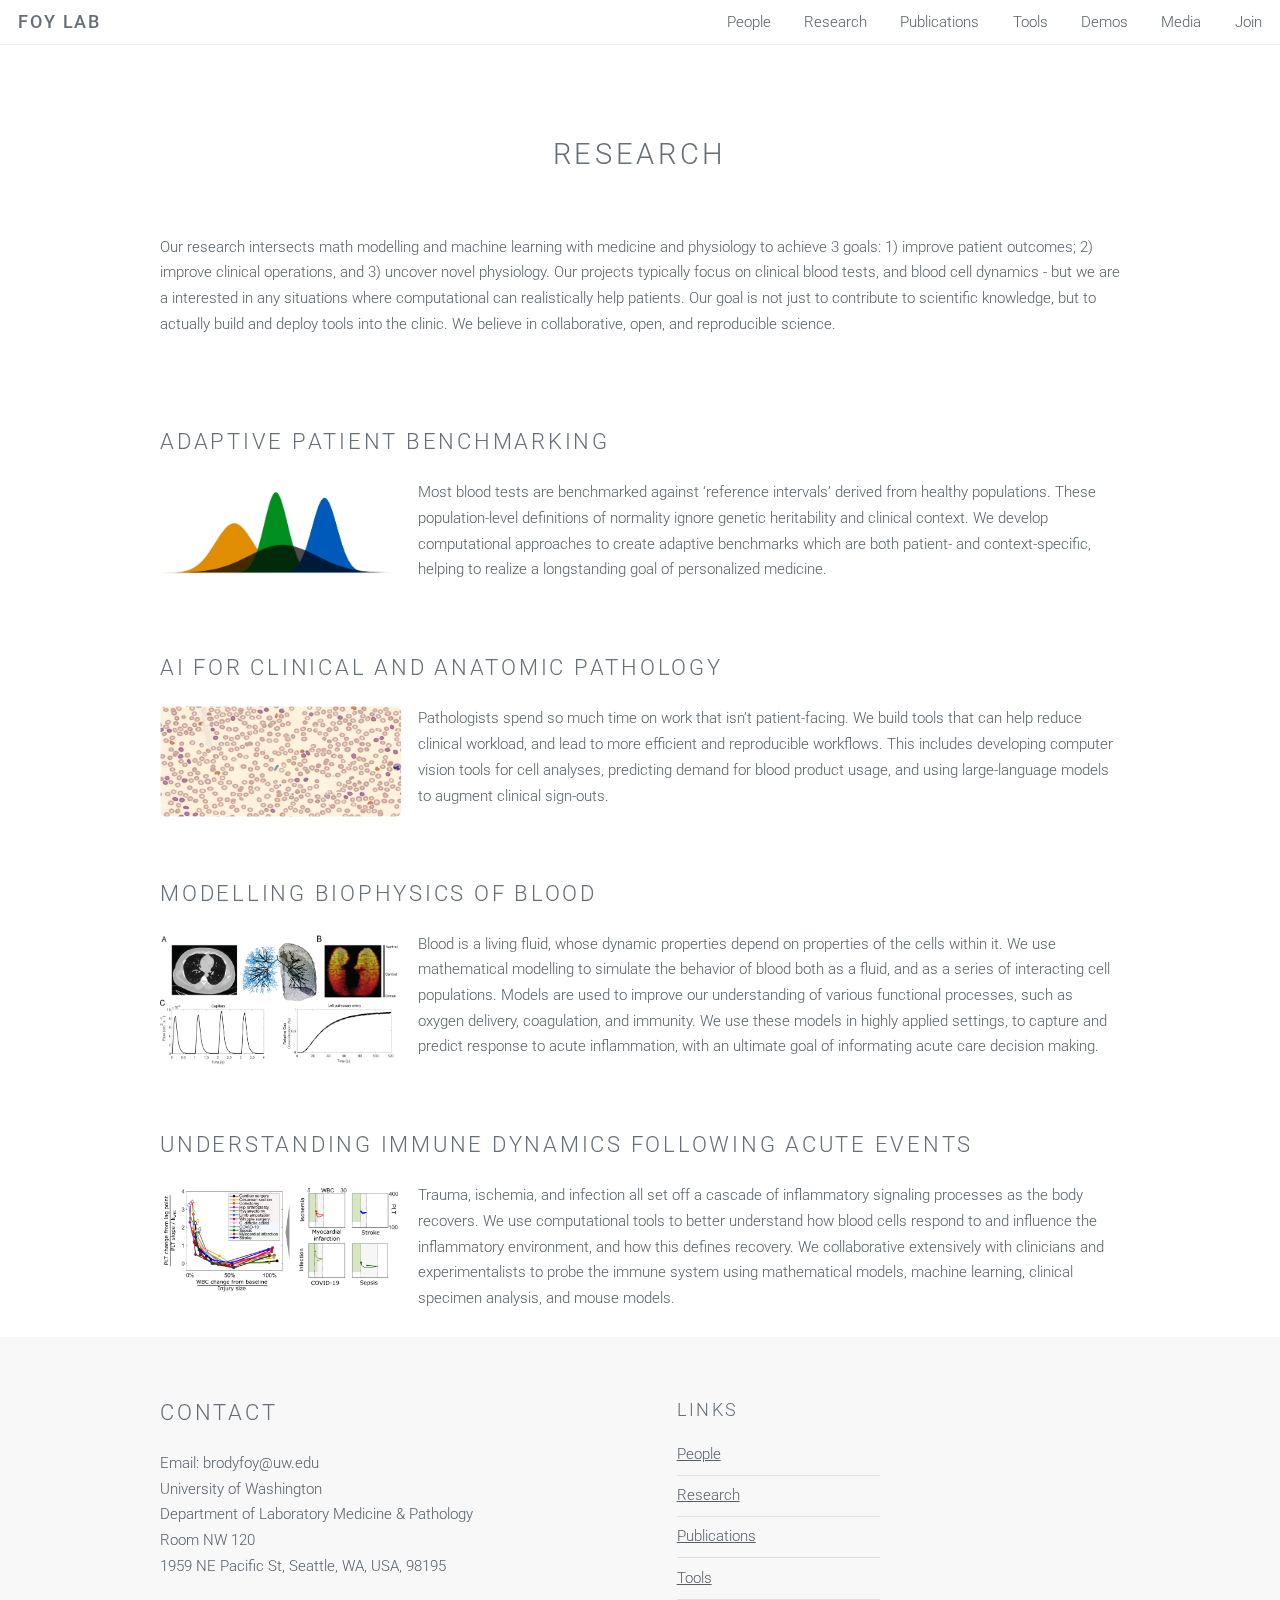
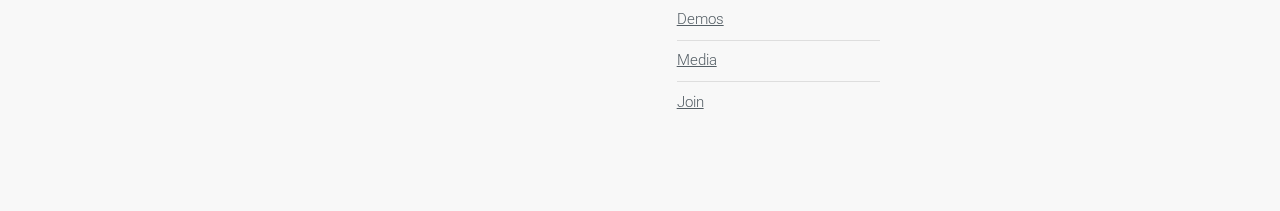
<file: research.html>
<!DOCTYPE HTML>
<html>

<head>
	<title>RESEARCH</title>
	<meta http-equiv="content-type" content="text/html; charset=utf-8">
	<meta name="description" content="">
	<meta name="keywords" content="">
	<meta name="robots" content="index, follow, max-image-preview:large, max-snippet:-1, max-video-preview:-1">
	<!--[if lte IE 8]><script src="js/html5shiv.js"></script><![endif]-->
	<link rel="preconnect" href="https://fonts.googleapis.com">
	<link rel="preconnect" href="https://fonts.gstatic.com" crossorigin>
	<link href="https://fonts.googleapis.com/css2?family=Rubik:ital,wght@0,300..900;1,300..900&display=swap" rel="stylesheet">

	<script src="js/jquery.min.js"></script>
	<script src="js/skel.min.js"></script>
	<script src="js/skel-layers.min.js"></script>
	<script src="js/init.js"></script><noscript>
		<link rel="stylesheet" href="css/skel.css">
		<link rel="stylesheet" href="css/style.css">
		<link rel="stylesheet" href="css/style-xlarge.css">
	</noscript>
</head>

<body id="top">

	<!-- Header -->
	<header id="header" class="skel-layers-fixed">
		<h1><a href="index.html">FOY LAB</a></h1>
		<nav id="nav">
			<ul>
				<li><a href="people.html">People</a></li>
				<li><a href="research.html">Research</a></li>
				<li><a href="publications.html">Publications</a></li>
				<li><a href="tools.html">Tools</a></li>
				<li><a href="demos.html">Demos</a></li>
				<li><a href="media.html">Media</a></li>
				<li><a href="join.html">Join</a></li>
			</ul>
		</nav>
	</header><!-- Banner -->
	<section id="main" class="wrapper style1">
		<header class="major">
			<h2>RESEARCH</h2>
		</header>
		<div class="container">
			<section>
				<p>Our research intersects math modelling and machine learning with medicine and physiology to achieve 3
					goals:
					1) improve patient outcomes; 2) improve clinical operations, and 3) uncover novel physiology. Our
					projects typically focus on clinical blood tests, and blood cell dynamics - but we are a interested
					in any situations where computational can realistically help patients. Our goal is not just to 
					contribute to scientific knowledge, but to actually build and deploy tools into the clinic. We believe 
					in collaborative, open, and reproducible science.
			</section>
		</div>
	</section>
<div class="container">
	<section, class="wrapper style1">
		<h2> Adaptive patient benchmarking </h2>
		<div class="row double">
			<div class="3u">
				<a href="https://www.ncbi.nlm.nih.gov/pmc/articles/PMC10557837/" class="image"><img
						src="images/setpoints.png" alt="" width="130%"></a>
			</div>
			<div class="9u">
				Most blood tests are benchmarked against ‘reference intervals’ derived from healthy populations. These
				population-level definitions of normality ignore genetic heritability and clinical context. We develop 
				computational approaches to create adaptive benchmarks which are both patient- and context-specific, 
				helping to realize a longstanding goal of personalized medicine.
			</div>
		</div>

		<br><br>
		<h2> AI for clinical and anatomic pathology </h2>
		<div class="row double">
			<div class="3u">
				<a href="https://ashpublications.org/bloodadvances/article/7/16/4621/495680/Computer-vision-quantitation-of-erythrocyte-shape"
					class="image"><img src="images/RBC-diff.png" alt="" width="130%"></a>
			</div>
			<div class="9u">
				Pathologists spend so much time on work that isn’t patient-facing. We build tools that can help reduce
				clinical workload, and lead to more efficient and reproducible workflows. This includes developing 
				computer vision tools for cell analyses, predicting demand for blood product usage, and using large-language
				 models to augment clinical sign-outs.
			</div>
		</div>

		<br><br>
		<h2> Modelling biophysics of blood </h2>
		<div class="row double">
			<div class="3u">
				<a href="https://www.sciencedirect.com/science/article/pii/S0021999119301974?casa_token=vidmlY94FwwAAAAA:h4ub2DYhwg-GfHSQ2hK4UgaQ38nqO_d8srh1352DIFd9l5rIiYb5_wJnjtATwr4aGGkrWkSxhA"
					class="image"><img src="images/pulm-heme.png" alt="" width="130%"></a>
			</div>
			<div class="9u">
				Blood is a living fluid, whose dynamic properties depend on properties of the cells within it. We use
				mathematical modelling to simulate the behavior of blood both as a fluid, and as a series of interacting 
				cell populations. Models are used to improve our understanding of various functional processes, such as 
				oxygen delivery, coagulation, and immunity. We use these models in highly applied settings, to capture and
				predict response to acute inflammation, with an ultimate goal of informating acute care decision making.
			</div>
		</div>

		<br><br>
		<h2> Understanding immune dynamics following acute events </h2>
		<div class="row double">
			<div class="3u">
				<a href="https://www.nature.com/articles/s41467-022-32222-2" class="image"><img
						src="images/WBC-PLT_traj.png" alt="" width="130%"></a>
			</div>
			<div class="9u">
				Trauma, ischemia, and infection all set off a cascade of inflammatory signaling processes as the body
				recovers. We use computational tools to better understand how blood cells respond to and influence 
				the inflammatory environment, and how this defines recovery.
				We collaborative extensively with clinicians and experimentalists to probe the immune system using
				mathematical models, machine learning, clinical specimen analysis, and mouse models.
			</div>
		</div>
		<br>
	</section>
</div>

	</section><!-- Footer -->
	<footer id="footer">
		<div class="container">
			<div class="row double">
				<div class="6u">
					<h2>CONTACT</h2>
					<p>Email: brodyfoy@uw.edu
						<br> University of Washington
						<br> Department of Laboratory Medicine & Pathology
						<br> Room NW 120
						<br> 1959 NE Pacific St, Seattle, WA, USA, 98195
					</p>
				</div>
				<div class="6u">
					<div class="row collapse-at-2">
						<div class="6u">
							<h3>LINKS</h3>
							<ul class="alt">
								<li><a href="people.html">People</a></li>
								<li><a href="research.html">Research</a></li>
								<li><a href="publications.html">Publications</a></li>
								<li><a href="tools.html">Tools</a></li>
								<li><a href="demos.html">Demos</a></li>
								<li><a href="media.html">Media</a></li>
								<li><a href="join.html">Join</a></li>
							</ul>
						</div>
					</div>
				</div>
			</div>
		</div>
	</footer>
</body>

</html>
</file>
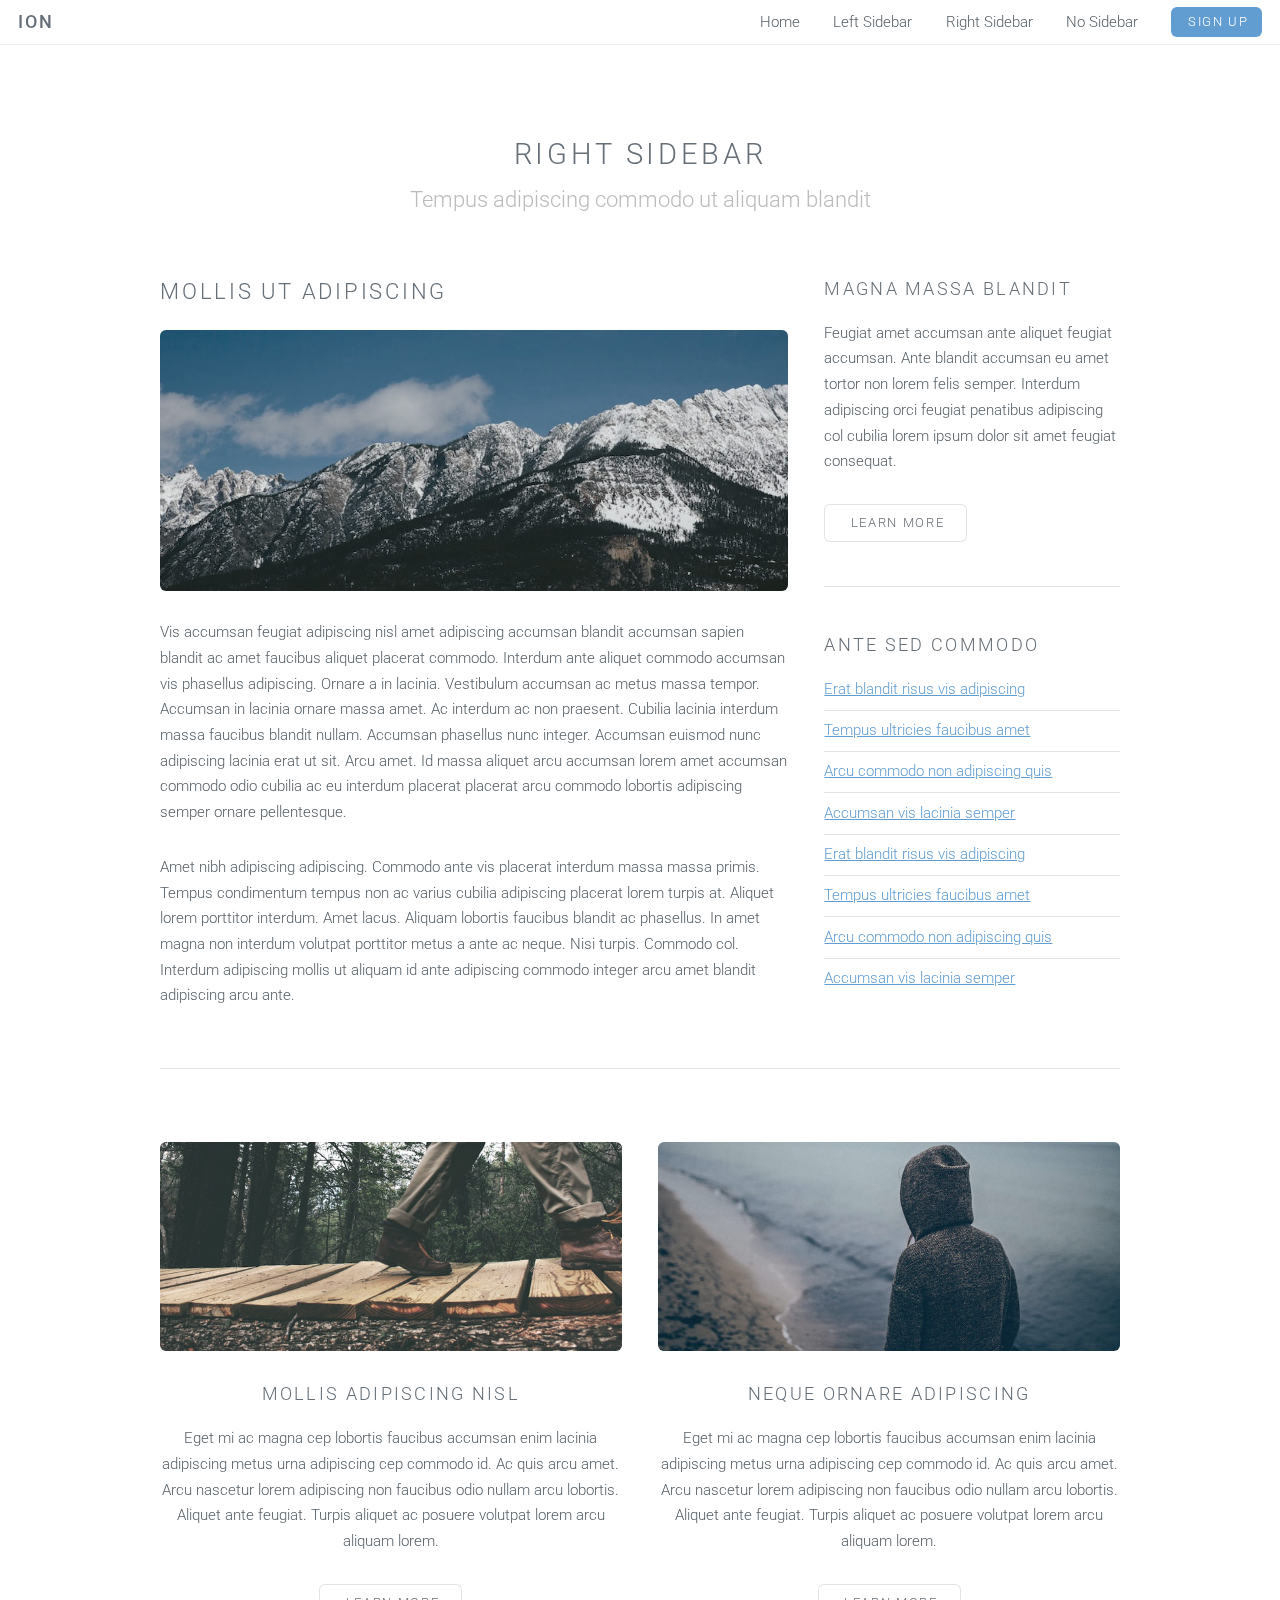
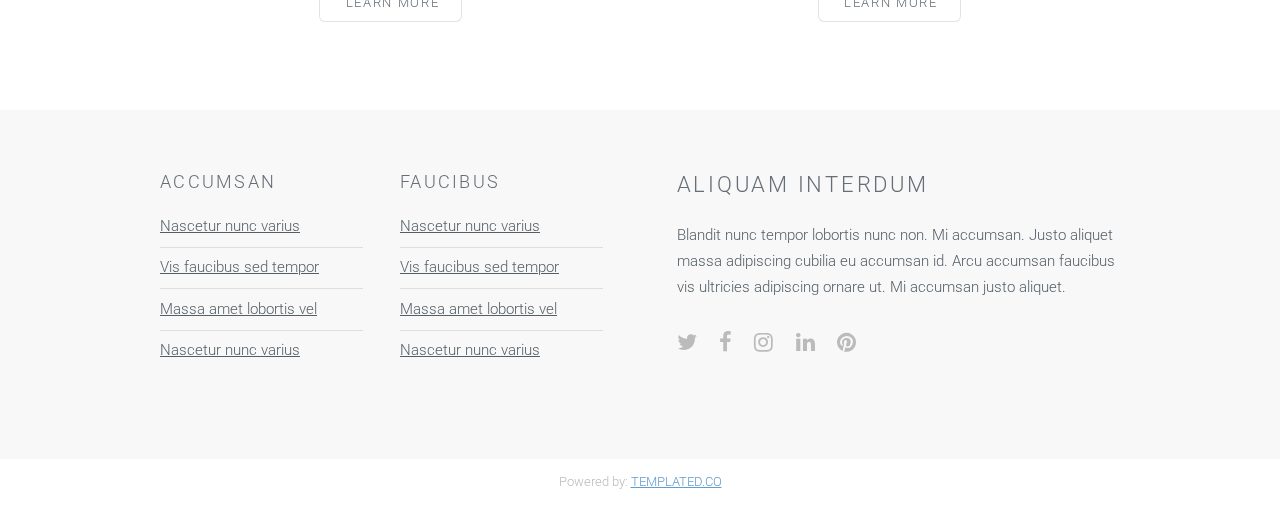
<file: right-sidebar.html>
<!DOCTYPE HTML>
<!--
	Ion by TEMPLATED
	templated.co @templatedco
	Released for free under the Creative Commons Attribution 3.0 license (templated.co/license)
--><html><head><title>Right Sidebar - Ion by TEMPLATED</title><meta http-equiv="content-type" content="text/html; charset=utf-8"><meta name="description" content=""><meta name="keywords" content=""><meta name="robots" content="index, follow, max-image-preview:large, max-snippet:-1, max-video-preview:-1"><!--[if lte IE 8]><script src="js/html5shiv.js"></script><![endif]--><script src="js/jquery.min.js"></script><script src="js/skel.min.js"></script><script src="js/skel-layers.min.js"></script><script src="js/init.js"></script><noscript>
			<link rel="stylesheet" href="css/skel.css"><link rel="stylesheet" href="css/style.css"><link rel="stylesheet" href="css/style-xlarge.css"></noscript></head><body id="top">

		<!-- Header -->
			<header id="header" class="skel-layers-fixed"><h1><a href="#">Ion</a></h1>
				<nav id="nav"><ul><li><a href="index.html">Home</a></li>
						<li><a href="left-sidebar.html">Left Sidebar</a></li>
						<li><a href="right-sidebar.html">Right Sidebar</a></li>
						<li><a href="no-sidebar.html">No Sidebar</a></li>
						<li><a href="#" class="button special">Sign Up</a></li>
					</ul></nav></header><!-- Main --><section id="main" class="wrapper style1"><header class="major"><h2>Right Sidebar</h2>
					<p>Tempus adipiscing commodo ut aliquam blandit</p>
				</header><div class="container">
					<div class="row">
						<div class="8u">
							<section><h2>Mollis ut adipiscing</h2>
								<a href="#" class="image fit"><img src="images/pic03.jpg" alt="" width="818" height="340"></a>
								<p>Vis accumsan feugiat adipiscing nisl amet adipiscing accumsan blandit accumsan sapien blandit ac amet faucibus aliquet placerat commodo. Interdum ante aliquet commodo accumsan vis phasellus adipiscing. Ornare a in lacinia. Vestibulum accumsan ac metus massa tempor. Accumsan in lacinia ornare massa amet. Ac interdum ac non praesent. Cubilia lacinia interdum massa faucibus blandit nullam. Accumsan phasellus nunc integer. Accumsan euismod nunc adipiscing lacinia erat ut sit. Arcu amet. Id massa aliquet arcu accumsan lorem amet accumsan commodo odio cubilia ac eu interdum placerat placerat arcu commodo lobortis adipiscing semper ornare pellentesque.</p>
								<p>Amet nibh adipiscing adipiscing. Commodo ante vis placerat interdum massa massa primis. Tempus condimentum tempus non ac varius cubilia adipiscing placerat lorem turpis at. Aliquet lorem porttitor interdum. Amet lacus. Aliquam lobortis faucibus blandit ac phasellus. In amet magna non interdum volutpat porttitor metus a ante ac neque. Nisi turpis. Commodo col. Interdum adipiscing mollis ut aliquam id ante adipiscing commodo integer arcu amet blandit adipiscing arcu ante.</p>
							</section></div>
						<div class="4u">
							<section><h3>Magna massa blandit</h3>
								<p>Feugiat amet accumsan ante aliquet feugiat accumsan. Ante blandit accumsan eu amet tortor non lorem felis semper. Interdum adipiscing orci feugiat penatibus adipiscing col cubilia lorem ipsum dolor sit amet feugiat consequat.</p>
								<ul class="actions"><li><a href="#" class="button alt">Learn More</a></li>
								</ul></section><hr><section><h3>Ante sed commodo</h3>
								<ul class="alt"><li><a href="#">Erat blandit risus vis adipiscing</a></li>
									<li><a href="#">Tempus ultricies faucibus amet</a></li>
									<li><a href="#">Arcu commodo non adipiscing quis</a></li>
									<li><a href="#">Accumsan vis lacinia semper</a></li>
									<li><a href="#">Erat blandit risus vis adipiscing</a></li>
									<li><a href="#">Tempus ultricies faucibus amet</a></li>
									<li><a href="#">Arcu commodo non adipiscing quis</a></li>
									<li><a href="#">Accumsan vis lacinia semper</a></li>
								</ul></section></div>
					</div>
					<hr class="major"><div class="row">
						<div class="6u">
							<section class="special"><a href="#" class="image fit"><img src="images/pic01.jpg" alt="" width="680" height="308"></a>
								<h3>Mollis adipiscing nisl</h3>
								<p>Eget mi ac magna cep lobortis faucibus accumsan enim lacinia adipiscing metus urna adipiscing cep commodo id. Ac quis arcu amet. Arcu nascetur lorem adipiscing non faucibus odio nullam arcu lobortis. Aliquet ante feugiat. Turpis aliquet ac posuere volutpat lorem arcu aliquam lorem.</p>
								<ul class="actions"><li><a href="#" class="button alt">Learn More</a></li>
								</ul></section></div>
						<div class="6u">
							<section class="special"><a href="#" class="image fit"><img src="images/pic02.jpg" alt="" width="680" height="308"></a>
								<h3>Neque ornare adipiscing</h3>
								<p>Eget mi ac magna cep lobortis faucibus accumsan enim lacinia adipiscing metus urna adipiscing cep commodo id. Ac quis arcu amet. Arcu nascetur lorem adipiscing non faucibus odio nullam arcu lobortis. Aliquet ante feugiat. Turpis aliquet ac posuere volutpat lorem arcu aliquam lorem.</p>
								<ul class="actions"><li><a href="#" class="button alt">Learn More</a></li>
								</ul></section></div>
					</div>
				</div>
			</section><!-- Footer --><footer id="footer"><div class="container">
					<div class="row double">
						<div class="6u">
							<div class="row collapse-at-2">
								<div class="6u">
									<h3>Accumsan</h3>
									<ul class="alt"><li><a href="#">Nascetur nunc varius</a></li>
										<li><a href="#">Vis faucibus sed tempor</a></li>
										<li><a href="#">Massa amet lobortis vel</a></li>
										<li><a href="#">Nascetur nunc varius</a></li>
									</ul></div>
								<div class="6u">
									<h3>Faucibus</h3>
									<ul class="alt"><li><a href="#">Nascetur nunc varius</a></li>
										<li><a href="#">Vis faucibus sed tempor</a></li>
										<li><a href="#">Massa amet lobortis vel</a></li>
										<li><a href="#">Nascetur nunc varius</a></li>
									</ul></div>
							</div>
						</div>
						<div class="6u">
							<h2>Aliquam Interdum</h2>
							<p>Blandit nunc tempor lobortis nunc non. Mi accumsan. Justo aliquet massa adipiscing cubilia eu accumsan id. Arcu accumsan faucibus vis ultricies adipiscing ornare ut. Mi accumsan justo aliquet.</p>
							<ul class="icons"><li><a href="#" class="icon fa-twitter"><span class="label">Twitter</span></a></li>
								<li><a href="#" class="icon fa-facebook"><span class="label">Facebook</span></a></li>
								<li><a href="#" class="icon fa-instagram"><span class="label">Instagram</span></a></li>
								<li><a href="#" class="icon fa-linkedin"><span class="label">LinkedIn</span></a></li>
								<li><a href="#" class="icon fa-pinterest"><span class="label">Pinterest</span></a></li>
							</ul></div>
					</div>
				</div>
			</footer><div class="copyright">
			Powered by: <a href="https://templated.co/">TEMPLATED.CO</a>
		</div>

	</body></html>
</file>
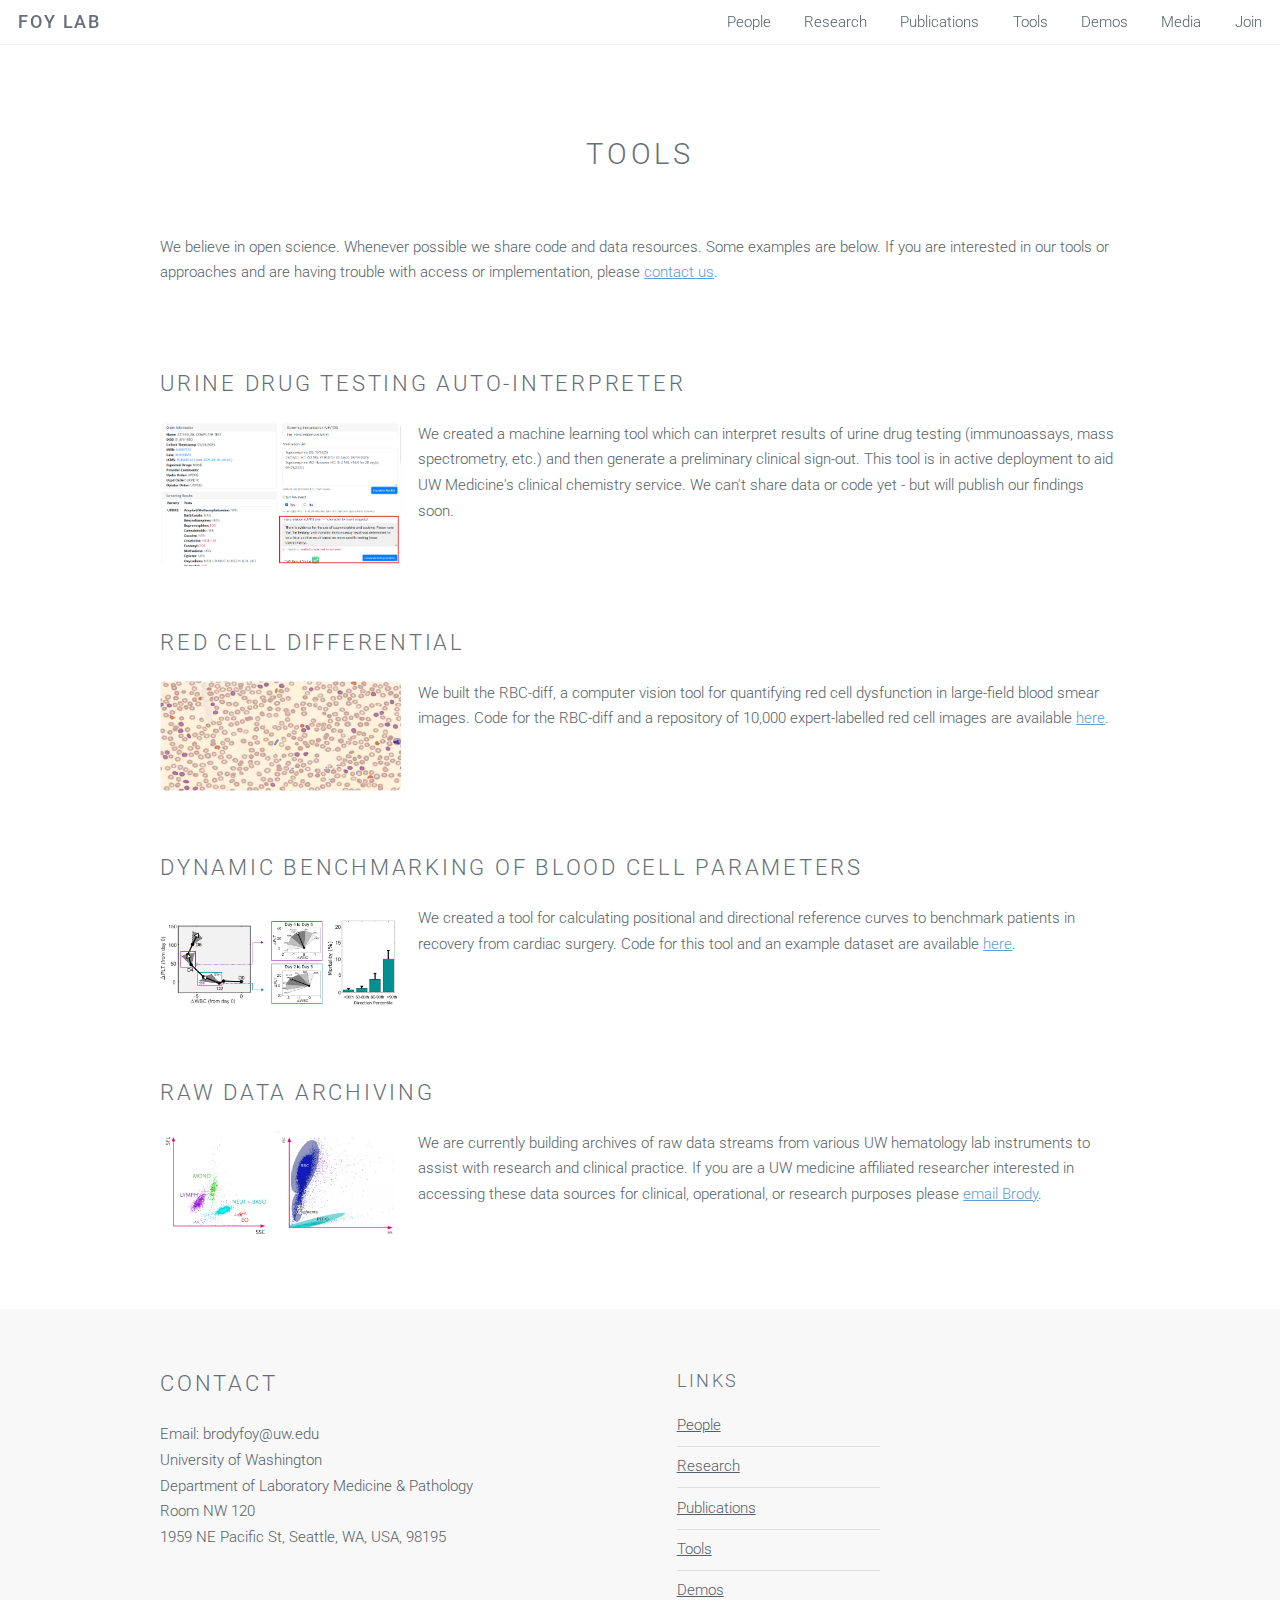
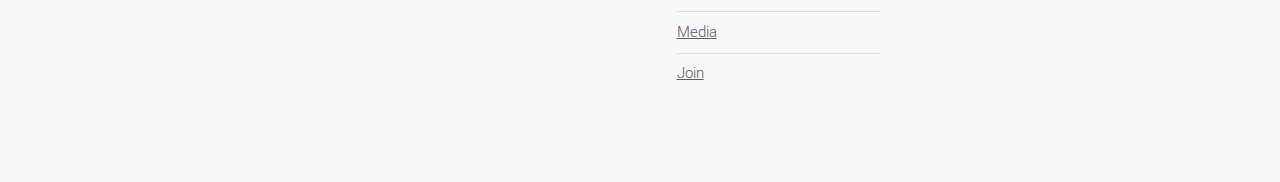
<file: tools.html>
<!DOCTYPE HTML>
<html>

<head>
	<title>TOOLS</title>
	<meta http-equiv="content-type" content="text/html; charset=utf-8">
	<meta name="description" content="">
	<meta name="keywords" content="">
	<meta name="robots" content="index, follow, max-image-preview:large, max-snippet:-1, max-video-preview:-1">
	<!--[if lte IE 8]><script src="js/html5shiv.js"></script><![endif]-->
	<link rel="preconnect" href="https://fonts.googleapis.com">
	<link rel="preconnect" href="https://fonts.gstatic.com" crossorigin>
	<link href="https://fonts.googleapis.com/css2?family=Rubik:ital,wght@0,300..900;1,300..900&display=swap" rel="stylesheet">
	
	<script src="js/jquery.min.js"></script>
	<script src="js/skel.min.js"></script>
	<script src="js/skel-layers.min.js"></script>
	<script src="js/init.js"></script><noscript>
		<link rel="stylesheet" href="css/skel.css">
		<link rel="stylesheet" href="css/style.css">
		<link rel="stylesheet" href="css/style-xlarge.css">
	</noscript>
</head>

<body id="top">

	<!-- Header -->
	<header id="header" class="skel-layers-fixed">
		<h1><a href="index.html">FOY LAB</a></h1>
		<nav id="nav">
			<ul>
				<li><a href="people.html">People</a></li>
				<li><a href="research.html">Research</a></li>
				<li><a href="publications.html">Publications</a></li>
				<li><a href="tools.html">Tools</a></li>
				<li><a href="demos.html">Demos</a></li>
				<li><a href="media.html">Media</a></li>
				<li><a href="join.html">Join</a></li>
			</ul>
		</nav>
	</header><!-- Banner -->
	<section id="main" class="wrapper style1">
		<header class="major">
			<h2>TOOLS</h2>
		</header>
		<div class="container">
			<section>
				<p> We believe in open science. Whenever possible we share code and data resources. Some examples are
					below. If you are interested in our tools or approaches and are having trouble with access or implementation,
					please <a href="mailto:brodyfoy@uw.edu">contact us</a>.
				</p>

				<br><br>
				<h2> Urine drug testing auto-interpreter </h2>
				<div class="row double">
					<div class="3u">
						<a href="#" class="image"><img src="images/urine-signout.png" alt="" width="130%"></a>
					</div>
					<div class="9u">
						We created a machine learning tool which can interpret results of urine drug testing (immunoassays, mass spectrometry, etc.)
						and then generate a preliminary clinical sign-out. This tool is in active deployment to aid UW Medicine's clinical chemistry service.
						We can't share data or code yet - but will publish our findings soon.
					</div>
				</div>



				<br><br>
				<h2> Red cell differential </h2>
				<div class="row double">
					<div class="3u">
						<a href="#" class="image"><img src="images/RBC-diff.png" alt="" width="130%"></a>
					</div>
					<div class="9u">
						We built the RBC-diff, a computer vision tool for
						quantifying
						red cell dysfunction in large-field blood smear images. Code for the RBC-diff and a repository
						of 10,000
						expert-labelled red cell images are available <a
							href="https://ashpublications.org/bloodadvances/article/7/16/4621/495680/Computer-vision-quantitation-of-erythrocyte-shape">here</a>.
					</div>
				</div>

				<br><br>
				<h2> Dynamic benchmarking of blood cell parameters </h2>
				<div class="row double">
					<div class="3u">
						<a href="#" class="image"><img src="images/posdir_curve.png" alt="" width="130%"></a>
					</div>
					<div class="9u">
						We created a tool for calculating positional and directional reference curves to benchmark
						patients in
						recovery from cardiac surgery. Code for this tool and an example dataset are available <a
							href="https://www.nature.com/articles/s41467-022-32222-2#Sec19">here</a>.
					</div>
				</div>

				<br><br>
				<h2> RAW DATA ARCHIVING</h2>
				<div class="row double">
					<div class="3u">
						<a class="image"><img src="images/flow-data.png" alt="" width="130%"></a>
					</div>
					<div class="9u">
						We are currently building archives of raw data streams from various UW hematology lab
						instruments to assist with research and clinical practice. If you are a UW medicine affiliated researcher interested in accessing these data
						sources for clinical, operational, or research purposes please <a href="mailto:brodyfoy@uw.edu">email Brody</a>.
					</div>
				</div>
			</section>
		</div>
	</section><!-- Footer -->
	<footer id="footer">
		<div class="container">
			<div class="row double">
				<div class="6u">
					<h2>CONTACT</h2>
					<p>Email: brodyfoy@uw.edu
						<br> University of Washington
						<br> Department of Laboratory Medicine & Pathology
						<br> Room NW 120
						<br> 1959 NE Pacific St, Seattle, WA, USA, 98195
					</p>
				</div>
				<div class="6u">
					<div class="row collapse-at-2">
						<div class="6u">
							<h3>LINKS</h3>
							<ul class="alt">
								<li><a href="people.html">People</a></li>
								<li><a href="research.html">Research</a></li>
								<li><a href="publications.html">Publications</a></li>
								<li><a href="tools.html">Tools</a></li>
								<li><a href="demos.html">Demos</a></li>
								<li><a href="media.html">Media</a></li>
								<li><a href="join.html">Join</a></li>
							</ul>
						</div>
					</div>
				</div>
			</div>
		</div>
	</footer>

</body>

</html>
</file>
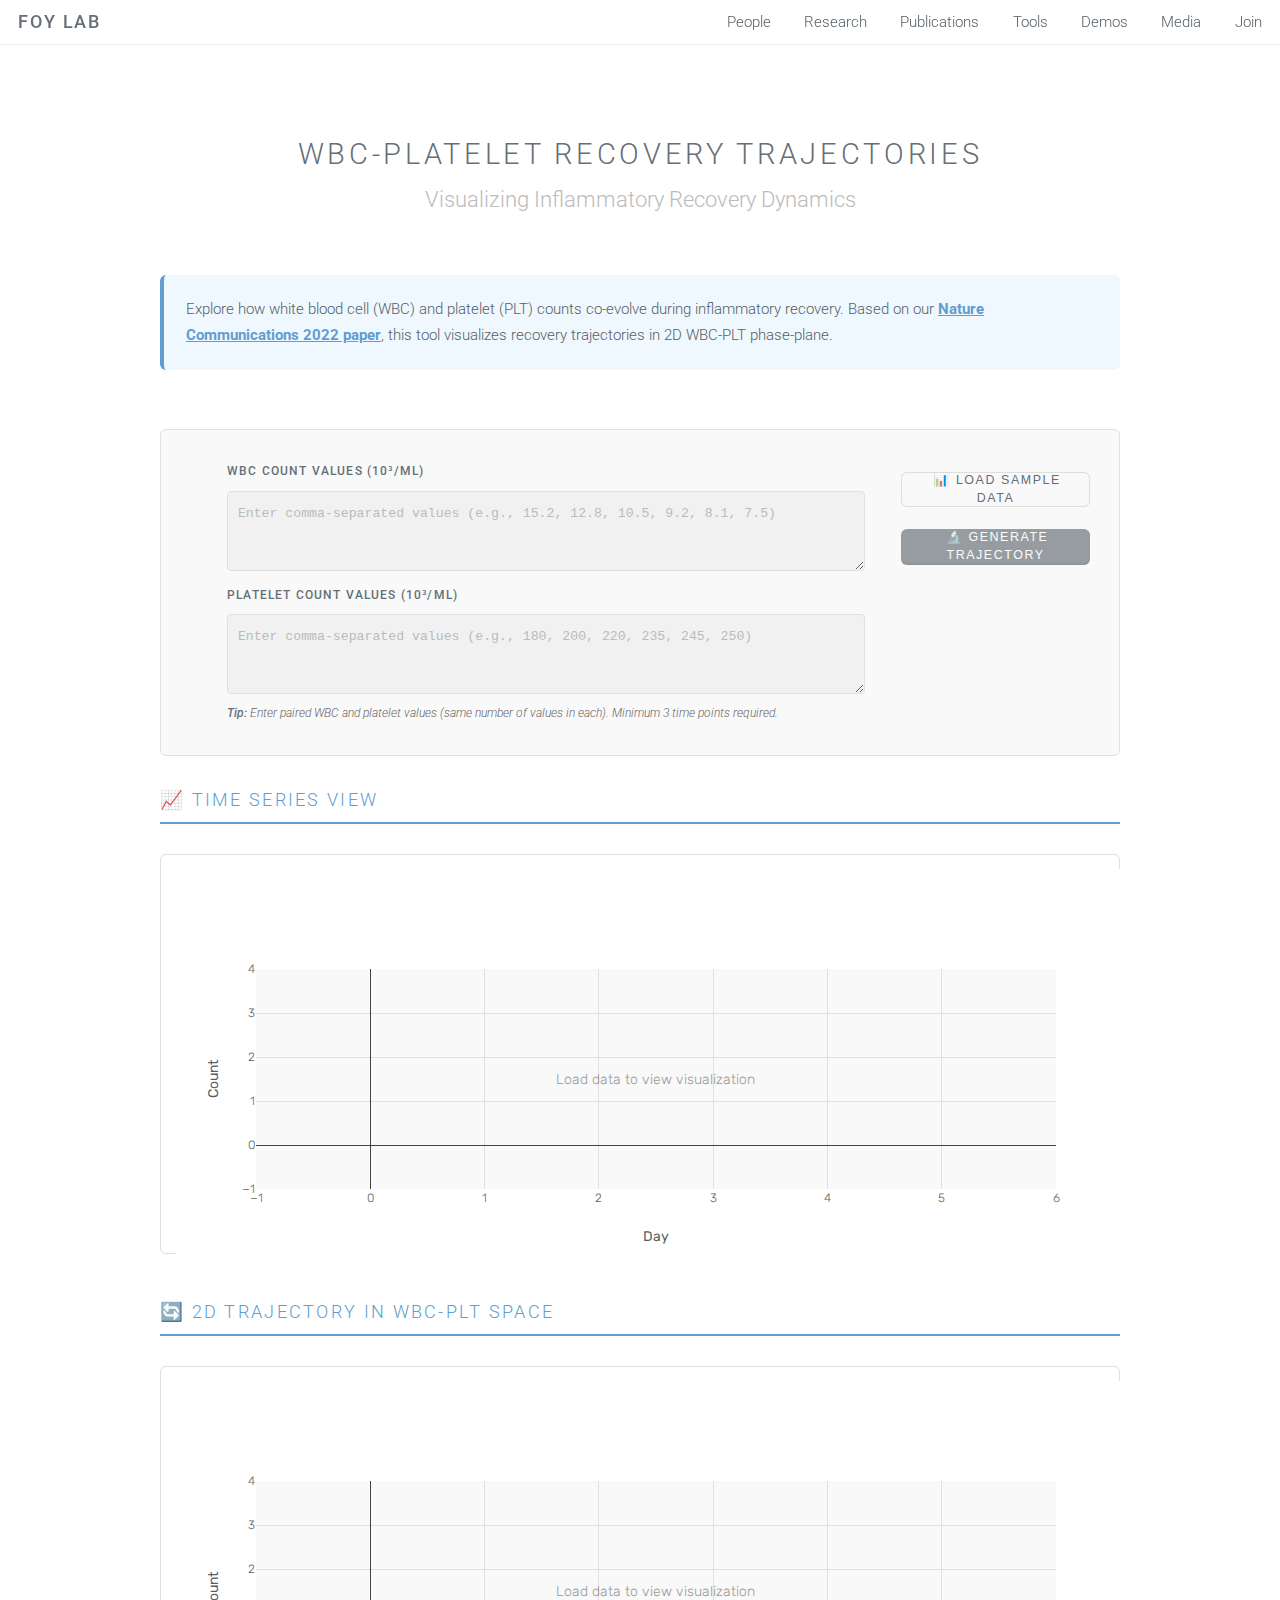
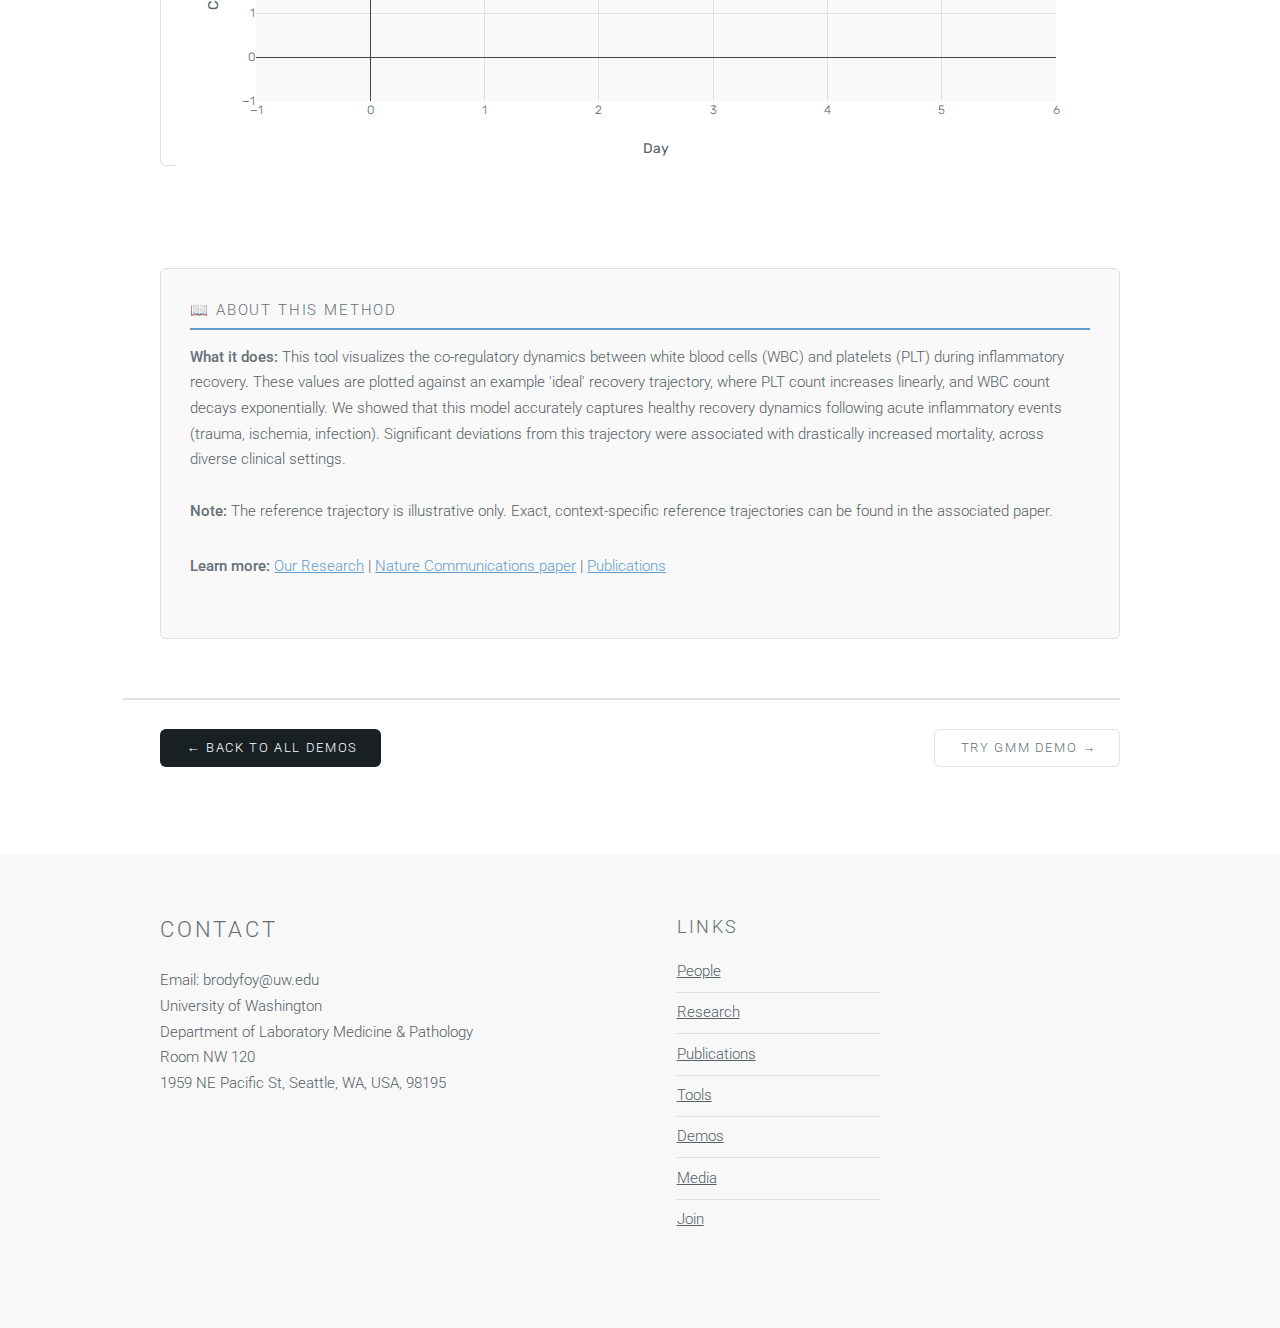
<file: trajectory-demo.html>
<!DOCTYPE HTML>
<html>

<head>
	<title>WBC-Platelet Trajectories - FOY LAB</title>
	<meta http-equiv="content-type" content="text/html; charset=utf-8">
	<meta name="description" content="Interactive demo of inflammatory recovery trajectories using WBC and platelet dynamics">
	<meta name="keywords" content="WBC, platelet, inflammatory recovery, trajectories, hematology">
	<meta name="robots" content="index, follow, max-image-preview:large, max-snippet:-1, max-video-preview:-1">
	<!--[if lte IE 8]><script src="js/html5shiv.js"></script><![endif]-->
	<link rel="preconnect" href="https://fonts.googleapis.com">
	<link rel="preconnect" href="https://fonts.gstatic.com" crossorigin>
	<link href="https://fonts.googleapis.com/css2?family=Rubik:ital,wght@0,300..900;1,300..900&display=swap" rel="stylesheet">

	<script src="js/jquery.min.js"></script>
	<script src="js/skel.min.js"></script>
	<script src="js/skel-layers.min.js"></script>
	<script src="js/init.js"></script>
	<noscript>
		<link rel="stylesheet" href="css/skel.css">
		<link rel="stylesheet" href="css/style.css">
		<link rel="stylesheet" href="css/style-xlarge.css">
	</noscript>

	<!-- Demo-specific CSS -->
	<link rel="stylesheet" href="css/demos.css">

	<!-- External libraries for trajectory demo -->
	<script src="https://cdn.plot.ly/plotly-2.35.2.min.js" charset="utf-8"></script>
</head>

<body id="top">

	<!-- Header -->
	<header id="header" class="skel-layers-fixed">
		<h1><a href="index.html">FOY LAB</a></h1>
		<nav id="nav">
			<ul>
				<li><a href="people.html">People</a></li>
				<li><a href="research.html">Research</a></li>
				<li><a href="publications.html">Publications</a></li>
				<li><a href="tools.html">Tools</a></li>
				<li><a href="demos.html">Demos</a></li>
				<li><a href="media.html">Media</a></li>
				<li><a href="join.html">Join</a></li>
			</ul>
		</nav>
	</header>

	<!-- Main -->
	<section id="main" class="wrapper style1">
		<header class="major">
			<h2>WBC-Platelet Recovery Trajectories</h2>
			<p>Visualizing Inflammatory Recovery Dynamics</p>
		</header>
		<div class="container">
			<!-- Trajectory Demo Section -->
			<section id="trajectory-demo-section">
				<!-- Introduction row -->
				<div class="row">
					<div class="12u">
						<div style="background: #f0f8ff; padding: 1.5em; border-radius: 6px; border-left: 4px solid #629DD1; margin-bottom: 2em;">
							<p style="margin: 0;">Explore how white blood cell (WBC) and platelet (PLT) counts co-evolve during inflammatory recovery.
							Based on our <a href="https://www.nature.com/articles/s41467-022-32222-2" target="_blank" style="font-weight: bold;">Nature Communications 2022 paper</a>,
							this tool visualizes recovery trajectories in 2D WBC-PLT phase-plane.</p>
						</div>
					</div>
				</div>

				<!-- Control panel -->
				<div class="row demo-controls">
					<div class="9u 12u(mobile)">
						<label for="wbc-input"><strong>WBC Count Values (10³/μL)</strong></label>
						<textarea id="wbc-input"
							placeholder="Enter comma-separated values (e.g., 15.2, 12.8, 10.5, 9.2, 8.1, 7.5)"
							rows="2"></textarea>

						<label for="plt-input" style="margin-top: 1em;"><strong>Platelet Count Values (10³/μL)</strong></label>
						<textarea id="plt-input"
							placeholder="Enter comma-separated values (e.g., 180, 200, 220, 235, 245, 250)"
							rows="2"></textarea>

						<p class="input-hint" style="margin-top: 0.5em; color: #666;">
							<strong>Tip:</strong> Enter paired WBC and platelet values (same number of values in each). Minimum 3 time points required.
						</p>
					</div>

					<div class="3u 12u(mobile)" style="display: flex; flex-direction: column; justify-content: center;">
						<button id="load-sample" class="button alt fit" style="margin-bottom: 0.75em;">📊 Load Sample Data</button>
						<button id="generate-trajectory" class="button special fit" disabled>🔬 Generate Trajectory</button>
					</div>
				</div>

				<!-- Visualization area -->
				<div class="row" style="margin-top: 2em;">
					<div class="12u">
						<h3 style="color: #629DD1; border-bottom: 2px solid #629DD1; padding-bottom: 0.5em;">
							📈 Time Series View
						</h3>
						<div id="trajectory-timeseries-plot" class="demo-plot"></div>
					</div>
				</div>

				<div class="row" style="margin-top: 1em;">
					<div class="12u">
						<h3 style="color: #629DD1; border-bottom: 2px solid #629DD1; padding-bottom: 0.5em;">
							🔄 2D Trajectory in WBC-PLT Space
						</h3>
						<div id="trajectory-plot" class="demo-plot"></div>
					</div>
				</div>

				<!-- Results panel -->
				<div class="row" id="results-panel" style="display: none;">
					<div class="12u">
						<div class="demo-results">
							<h3>Trajectory Analysis</h3>
							<div id="results-content"></div>
						</div>
					</div>
				</div>

				<!-- Scientific context -->
				<div class="row" style="margin-top: 3em;">
					<div class="12u">
						<div class="demo-info-box">
							<h4>📖 About This Method</h4>
							<p><strong>What it does:</strong> This tool visualizes the co-regulatory dynamics between white blood cells (WBC)
								and platelets (PLT) during inflammatory recovery. These values are plotted against an example 'ideal' recovery trajectory,
								 where PLT count increases linearly, and WBC count decays exponentially. We showed that this model accurately captures
								 healthy recovery dynamics following acute inflammatory events (trauma, ischemia, infection). Significant deviations from 
								 this trajectory were associated with drastically increased mortality, across diverse clinical settings.  
								<br><br>
								 <strong>Note:</strong> The reference trajectory is illustrative only. Exact, context-specific reference trajectories can be found in the associated 
								 paper.

							<p style="margin-top: 1em;"><strong>Learn more:</strong>
								<a href="research.html">Our Research</a> |
								<a href="https://www.nature.com/articles/s41467-022-32222-2" target="_blank">Nature Communications paper</a> |
								<a href="publications.html">Publications</a>
							</p>
						</div>
					</div>
				</div>

				<!-- Navigation -->
				<div class="row" style="margin-top: 2em; padding-top: 2em; border-top: 2px solid #e0e0e0;">
					<div class="6u 12u(mobile)">
						<p><a href="demos.html" class="button">&larr; Back to All Demos</a></p>
					</div>
					<div class="6u 12u(mobile)" style="text-align: right;">
						<p><a href="gmm-demo.html" class="button alt">Try GMM Demo &rarr;</a></p>
					</div>
				</div>
			</section>
		</div>
	</section>

	<!-- Footer -->
	<footer id="footer">
		<div class="container">
			<div class="row double">
				<div class="6u">
					<h2>CONTACT</h2>
					<p>Email: brodyfoy@uw.edu
						<br> University of Washington
						<br> Department of Laboratory Medicine & Pathology
						<br> Room NW 120
						<br> 1959 NE Pacific St, Seattle, WA, USA, 98195
					</p>
				</div>
				<div class="6u">
					<div class="row collapse-at-2">
						<div class="6u">
							<h3>LINKS</h3>
							<ul class="alt">
								<li><a href="people.html">People</a></li>
								<li><a href="research.html">Research</a></li>
								<li><a href="publications.html">Publications</a></li>
								<li><a href="tools.html">Tools</a></li>
								<li><a href="demos.html">Demos</a></li>
								<li><a href="media.html">Media</a></li>
								<li><a href="join.html">Join</a></li>
							</ul>
						</div>
					</div>
				</div>
			</div>
		</div>
	</footer>

	<!-- Demo JavaScript -->
	<script src="js/trajectory-demo.js"></script>

</body>

</html>
</file>
<file: css/style-xlarge.css>
/*
	Ion by TEMPLATED
	templated.co @templatedco
	Released for free under the Creative Commons Attribution 3.0 license (templated.co/license)
*/

/* Basic */

	body, input, select, textarea {
		font-size: 12pt;
	}

/* Banner */

	#banner {
		padding: 9em 0;
	}
</file>
<file: css/demos.css>
/**
 * Demos Page Specific Styles
 * Extends Ion template for interactive demonstrations
 */

/* Demo Controls */
.demo-controls {
    background: #f9f9f9;
    padding: 2em;
    margin: 2em 0;
    border-radius: 6px;
    border: 1px solid #e0e0e0;
}

.demo-controls label {
    display: block;
    color: #666f77;
    font-weight: 500;
    text-transform: uppercase;
    letter-spacing: 0.1em;
    font-size: 0.8em;
    margin-bottom: 0.5em;
}

.demo-controls textarea,
.demo-controls select,
.demo-controls input[type="text"] {
    width: 100%;
    padding: 0.75em;
    border: 1px solid #e0e0e0;
    border-radius: 4px;
    font-family: inherit;
    font-size: 1em;
}

.demo-controls textarea {
    font-family: 'Courier New', monospace;
    font-size: 0.9em;
    resize: vertical;
    min-height: 80px;
}

.demo-controls .input-hint {
    font-size: 0.85em;
    color: #888;
    font-style: italic;
    margin-top: 0.5em;
    margin-bottom: 0;
}

/* Plot Container */
.demo-plot {
    width: 100%;
    min-height: 400px;
    margin: 2em 0;
    background: #ffffff;
    border: 1px solid #e0e0e0;
    border-radius: 6px;
    padding: 1em;
}

/* Results Panel */
.demo-results {
    background: #ffffff;
    border: 2px solid #629DD1;
    border-radius: 6px;
    padding: 2em;
    margin: 2em 0;
}

.demo-results h3 {
    color: #629DD1;
    margin-top: 0;
    border-bottom: 2px solid #629DD1;
    padding-bottom: 0.5em;
}

.gmm-results-grid {
    display: grid;
    grid-template-columns: repeat(auto-fit, minmax(250px, 1fr));
    gap: 1.5em;
    margin: 1.5em 0;
}

.result-component {
    background: #f9f9f9;
    padding: 1.5em;
    border-radius: 6px;
    border-left: 4px solid #629DD1;
}

.result-component h4 {
    margin-top: 0;
    color: #666f77;
    font-size: 1em;
}

.result-table {
    width: 100%;
    border-collapse: collapse;
    font-size: 0.9em;
}

.result-table td {
    padding: 0.5em 0;
    border-bottom: 1px solid #e0e0e0;
}

.result-table td:first-child {
    color: #888;
    width: 50%;
}

.result-table td:last-child {
    text-align: right;
    font-family: 'Courier New', monospace;
}

.result-table tr:last-child td {
    border-bottom: none;
}

/* Interpretation Section */
.interpretation {
    margin-top: 2em;
    padding: 1.5em;
    background: #f0f8ff;
    border-radius: 6px;
    border-left: 4px solid #629DD1;
}

.interpretation h4 {
    margin-top: 0;
    color: #629DD1;
}

.interpretation ul {
    margin: 1em 0;
    padding-left: 1.5em;
}

.interpretation li {
    margin-bottom: 0.75em;
    line-height: 1.6em;
}

/* Info Box */
.demo-info-box {
    background: #f9f9f9;
    padding: 2em;
    border-radius: 6px;
    border: 1px solid #e0e0e0;
    margin: 2em 0;
}

.demo-info-box h4 {
    color: #666f77;
    margin-top: 0;
    border-bottom: 2px solid #629DD1;
    padding-bottom: 0.5em;
}

.demo-info-box ul {
    list-style: none;
    padding-left: 0;
}

.demo-info-box ul li {
    padding-left: 1.5em;
    margin-bottom: 1em;
    position: relative;
}

.demo-info-box ul li:before {
    content: "▸";
    color: #629DD1;
    font-weight: bold;
    position: absolute;
    left: 0;
}

/* Button Enhancements for Demos */
.demo-controls .button {
    margin-top: 1em;
    box-sizing: border-box;
    max-width: 100%;
    padding: 0 1em;
    font-size: 0.85em;
    white-space: normal;
    line-height: 1.4em;
    height: auto;
    min-height: 2.85em;
    display: flex;
    align-items: center;
    justify-content: center;
    text-align: center;
}

.demo-controls .button.fit {
    width: 100%;
}

@media screen and (max-width: 980px) {
    .demo-controls .button {
        font-size: 0.8em;
        padding: 0.75em;
    }
}

/* Loading State */
.button:disabled {
    opacity: 0.6;
    cursor: not-allowed;
}

/* Disabled Button for Coming Soon */
.button.disabled {
    opacity: 0.5;
    cursor: not-allowed;
    pointer-events: none;
    background-color: #888;
}

/* Coming Soon Section */
.coming-soon {
    margin-top: 4em;
    padding: 2em;
    background: #f9f9f9;
    border-left: 4px solid #629DD1;
    border-radius: 6px;
}

.coming-soon h3 {
    color: #629DD1;
    margin-top: 0;
}

.coming-soon ul {
    margin: 1em 0;
    padding-left: 2em;
}

.coming-soon li {
    margin-bottom: 0.5em;
}

/* Privacy Notice */
.privacy-notice {
    background: #fff9e6;
    border-left: 4px solid #f0ad4e;
    padding: 1em;
    margin: 1.5em 0;
    font-size: 0.9em;
    border-radius: 4px;
}

/* Responsive Adjustments */
@media screen and (max-width: 736px) {
    .demo-controls {
        padding: 1.5em;
    }

    .gmm-results-grid {
        grid-template-columns: 1fr;
    }

    .demo-plot {
        min-height: 300px;
        padding: 0.5em;
    }

    .result-table {
        font-size: 0.85em;
    }
}

/* Print Styles */
@media print {
    .demo-controls {
        display: none;
    }

    .demo-plot {
        page-break-inside: avoid;
    }
}

/* Accessibility */
.demo-controls textarea:focus,
.demo-controls select:focus,
.demo-controls input:focus {
    border-color: #629DD1;
    box-shadow: 0 0 0 2px rgba(98, 157, 209, 0.2);
    outline: none;
}

/* Animation for Results Reveal */
@keyframes slideDown {
    from {
        opacity: 0;
        transform: translateY(-20px);
    }
    to {
        opacity: 1;
        transform: translateY(0);
    }
}

#results-panel {
    animation: slideDown 0.3s ease-out;
}

/* Error States */
.input-error {
    border-color: #d9534f !important;
    box-shadow: 0 0 0 1px #d9534f !important;
}

.error-message {
    color: #d9534f;
    font-size: 0.85em;
    margin-top: 0.5em;
    display: none;
}

.error-message.show {
    display: block;
}

/* Demo Card Hover Effects */
.row.double .image.fit img {
    transition: transform 0.3s ease, box-shadow 0.3s ease;
    border-radius: 6px;
}

.row.double .image.fit:hover img {
    transform: scale(1.02);
    box-shadow: 0 4px 12px rgba(98, 157, 209, 0.2);
}

/* Enhanced Plot Container */
.demo-plot {
    transition: box-shadow 0.3s ease;
}

.demo-plot:hover {
    box-shadow: 0 2px 8px rgba(0, 0, 0, 0.08);
}

/* Enhanced Results Panel */
.demo-results {
    box-shadow: 0 2px 12px rgba(98, 157, 209, 0.1);
}
</file>
<file: css/skel.css>
/* Resets (http://meyerweb.com/eric/tools/css/reset/ | v2.0 | 20110126 | License: none (public domain)) */

	html,body,div,span,applet,object,iframe,h1,h2,h3,h4,h5,h6,p,blockquote,pre,a,abbr,acronym,address,big,cite,code,del,dfn,em,img,ins,kbd,q,s,samp,small,strike,strong,sub,sup,tt,var,b,u,i,center,dl,dt,dd,ol,ul,li,fieldset,form,label,legend,table,caption,tbody,tfoot,thead,tr,th,td,article,aside,canvas,details,embed,figure,figcaption,footer,header,hgroup,menu,nav,output,ruby,section,summary,time,mark,audio,video{margin:0;padding:0;border:0;font-size:100%;font:inherit;vertical-align:baseline;}article,aside,details,figcaption,figure,footer,header,hgroup,menu,nav,section{display:block;}body{line-height:1;}ol,ul{list-style:none;}blockquote,q{quotes:none;}blockquote:before,blockquote:after,q:before,q:after{content:'';content:none;}table{border-collapse:collapse;border-spacing:0;}body{-webkit-text-size-adjust:none}

/* Box Model */

	*, *:before, *:after {
		-moz-box-sizing: border-box;
		-webkit-box-sizing: border-box;
		box-sizing: border-box;
	}

/* Container */

	body {
		/* min-width: (containers) */
		min-width: 1200px;
	}

	.container {
		margin-left: auto;
		margin-right: auto;
		
		/* width: (containers) */
		width: 1200px;
	}

	/* Modifiers */
	
		.container.small {
			/* width: (containers) * 0.75; */
			width: 900px;
		}

		.container.big {
			width: 100%;

			/* max-width: (containers) * 1.25; */
			max-width: 1500px;

			/* min-width: (containers); */
			min-width: 1200px;
		}

/* Grid */

	.\31 2u { width: 100% }
	.\31 1u { width: 91.6666666667% }
	.\31 0u { width: 83.3333333333% }
	.\39 u { width: 75% }
	.\38 u { width: 66.6666666667% }
	.\37 u { width: 58.3333333333% }
	.\36 u { width: 50% }
	.\35 u { width: 41.6666666667% }
	.\34 u { width: 33.3333333333% }
	.\33 u { width: 25% }
	.\32 u { width: 16.6666666667% }
	.\31 u { width: 8.3333333333% }
	.\-11u { margin-left: 91.6666666667% }
	.\-10u { margin-left: 83.3333333333% }
	.\-9u { margin-left: 75% }
	.\-8u { margin-left: 66.6666666667% }
	.\-7u { margin-left: 58.3333333333% }
	.\-6u { margin-left: 50% }
	.\-5u { margin-left: 41.6666666667% }
	.\-4u { margin-left: 33.3333333333% }
	.\-3u { margin-left: 25% }
	.\-2u { margin-left: 16.6666666667% }
	.\-1u { margin-left: 8.3333333333% }

	/* Rows */

		.row > * {
			float: left;
		}

		.row:after {
			content: '';
			display: block;
			clear: both;
			height: 0;
		}

		.row:first-child > * {
			padding-top: 0 !important;
		}

		.row.uniform > * > :first-child {
			margin-top: 0;
		}

		.row.uniform > * > :last-child {
			margin-bottom: 0;
		}

		/* Normal */

			.row > * {
				/* padding-left: (gutters.vertical) */
				padding-left: 4em;
			}

			.row + .row > * {
				/* padding: (gutters.horizontal) 0 0 (gutters.vertical) */
				padding: 0 0 0 4em;
			}

			.row {
				/* margin-left: -(gutters.vertical) */
				margin-left: -4em;
			}

			.row + .row.uniform > * {
				/* padding: (gutters.vertical) 0 0 (gutters.vertical) */
				padding: 4em 0 0 4em;
			}

		/* Flush */

			.row.flush > * {
				padding-left: 0;
			}

			.row + .row.flush > * {
				padding: 0;
			}

			.row.flush {
				margin-left: 0;
			}

			.row + .row.uniform.flush > * {
				padding: 0;
			}

		/* Quarter */

			.row.quarter > * {
				/* padding-left: (gutters.vertical * 0.25) */
				padding-left: 1em;
			}

			.row + .row.quarter > * {
				/* padding: (gutters.horizontal * 0.25) 0 0 (gutters.vertical * 0.25) */
				padding: 0 0 0 1em;
			}

			.row.quarter {
				/* margin-left: -(gutters.vertical * 0.25) */
				margin-left: -1em;
			}

			.row + .row.uniform.quarter > * {
				/* padding: (gutters.vertical * 0.25) 0 0 (gutters.vertical * 0.25) */
				padding: 1em 0 0 1em;
			}

		/* Half */

			.row.half > * {
				/* padding-left: (gutters.vertical * 0.5) */
				padding-left: 2em;
			}

			.row + .row.half > * {
				/* padding: (gutters.horizontal * 0.5) 0 0 (gutters.vertical * 0.5) */
				padding: 0 0 0 2em;
			}

			.row.half {
				/* margin-left: -(gutters.vertical * 0.5) */
				margin-left: -2em;
			}

			.row + .row.uniform.half > * {
				/* padding: (gutters.vertical * 0.5) 0 0 (gutters.vertical * 0.5) */
				padding: 2em 0 0 2em;
			}

		/* One and (a) Half */

			.row.oneandhalf > * {
				/* padding-left: (gutters.vertical * 1.5) */
				padding-left: 6em;
			}

			.row + .row.oneandhalf > * {
				/* padding: (gutters.horizontal * 1.5) 0 0 (gutters.vertical * 1.5) */
				padding: 0 0 0 6em;
			}

			.row.oneandhalf {
				/* margin-left: -(gutters.vertical * 1.5) */
				margin-left: -6em;
			}

			.row + .row.uniform.oneandhalf > * {
				/* padding: (gutters.vertical * 1.5) 0 0 (gutters.vertical * 1.5) */
				padding: 6em 0 0 6em;
			}

		/* Double */

			.row.double > * {
				/* padding-left: (gutters.vertical * 2) */
				padding-left: 8em;
			}

			.row + .row.double > * {
				/* padding: (gutters.horizontal * 2) 0 0 (gutters.vertical * 2) */
				padding: 0 0 0 8em;
			}

			.row.double {
				/* margin-left: -(gutters.vertical * 2) */
				margin-left: -8em;
			}

			.row + .row.uniform.double > * {
				/* padding: (gutters.vertical * 2) 0 0 (gutters.vertical * 2) */
				padding: 8em 0 0 8em;
			}
</file>
<file: css/style.css>
@charset "UTF-8";
@import url(font-awesome.min.css);
@import url("//fonts.googleapis.com/css?family=Roboto:500,300");

/*
	Ion by TEMPLATED
	templated.co @templatedco
	Released for free under the Creative Commons Attribution 3.0 license (templated.co/license)
*/

/* Basic */

	body {
		background: #fff;
	}
.image.fit img {
	width: 100%;
	height: auto;
}
	body, input, select, textarea {
		color: #555f66;
		font-family: "Roboto", Helvetica, sans-serif;
		font-size: 14pt;
		font-weight: 300;
		line-height: 1.75em;
	}

	a {
		color: #629DD1;
		text-decoration: underline;
	}

		a:hover {
			text-decoration: none;
		}

	strong, b {
		color: #666f77;
		font-weight: 500;
	}

	em, i {
		font-style: italic;
	}

	p {
		margin: 0 0 2em 0;
	}

	h1, h2, h3, h4, h5, h6 {
		color: #666f77;
		font-weight: 300;
		line-height: 1em;
		margin: 0 0 1em 0;
		text-transform: uppercase;
		letter-spacing: 0.125em;
	}

		h1 a, h2 a, h3 a, h4 a, h5 a, h6 a {
			color: inherit;
			text-decoration: none;
		}

	h2 {
		font-size: 1.5em;
		line-height: 1.5em;
	}

	h3 {
		font-size: 1.25em;
		line-height: 1.5em;
	}

	h4 {
		font-size: 1em;
		line-height: 1.5em;
	}

	h5 {
		font-size: 0.9em;
		line-height: 1.5em;
	}

	h6 {
		font-size: 0.7em;
		line-height: 1.5em;
	}

	sub {
		font-size: 0.8em;
		position: relative;
		top: 0.5em;
	}

	sup {
		font-size: 0.8em;
		position: relative;
		top: -0.5em;
	}

	hr {
		border: 0;
		border-bottom: solid 1px rgba(144, 144, 144, 0.25);
		margin: 3em 0;
	}

		hr.major {
			margin: 2em 0 5em 0;
		}

	blockquote {
		border-left: solid 4px rgba(144, 144, 144, 0.25);
		font-style: italic;
		margin: 0 0 2em 0;
		padding: 0.5em 0 0.5em 2em;
	}

	code {
		background: rgba(144, 144, 144, 0.075);
		border-radius: 6px;
		border: solid 1px rgba(144, 144, 144, 0.25);
		font-family: "Courier New", monospace;
		font-size: 0.9em;
		margin: 0 0.25em;
		padding: 0.25em 0.65em;
	}

	pre {
		-webkit-overflow-scrolling: touch;
		font-family: "Courier New", monospace;
		font-size: 0.9em;
		margin: 0 0 2em 0;
		overflow-x: auto;
	}

		pre code {
			display: block;
			line-height: 1.75em;
			padding: 1em 1.5em;
		}

	.align-left {
		text-align: left;
	}

	.align-center {
		text-align: center;
	}

	.align-right {
		text-align: right;
	}

/* Section/Article */

	section.special, article.special {
		text-align: center;
	}

	header p {
		color: #bbb;
		position: relative;
		margin: 0 0 1.5em 0;
	}

	header h2 + p {
		font-size: 1.25em;
		margin-top: -1em;
		line-height: 1.5em;
	}

	header h3 + p {
		font-size: 1.1em;
		margin-top: -0.85em;
		line-height: 1.5em;
	}

	header h4 + p,
	header h5 + p,
	header h6 + p {
		font-size: 0.9em;
		margin-top: -0.75em;
		line-height: 1.5em;
	}

	header.major {
		text-align: center;
		margin: 0 0 4em 0;
	}

		header.major h2 {
			font-size: 2em;
		}

		header.major h2 + p {
			font-size: 1.5em;
			margin: -1em 0 2em 0;
		}

/* Form */

	form {
		margin: 0 0 2em 0;
	}

	label {
		color: #666f77;
		display: block;
		font-size: 0.9em;
		font-weight: 500;
		margin: 0 0 1em 0;
	}

	input[type="text"],
	input[type="password"],
	input[type="email"],
	select,
	textarea {
		-moz-appearance: none;
		-webkit-appearance: none;
		-o-appearance: none;
		-ms-appearance: none;
		appearance: none;
		background: rgba(144, 144, 144, 0.075);
		border-radius: 6px;
		border: none;
		border: solid 1px rgba(144, 144, 144, 0.25);
		color: inherit;
		display: block;
		outline: 0;
		padding: 0 1em;
		text-decoration: none;
		width: 100%;
	}

		input[type="text"]:invalid,
		input[type="password"]:invalid,
		input[type="email"]:invalid,
		select:invalid,
		textarea:invalid {
			box-shadow: none;
		}

		input[type="text"]:focus,
		input[type="password"]:focus,
		input[type="email"]:focus,
		select:focus,
		textarea:focus {
			border-color: #629DD1;
			box-shadow: 0 0 0 1px #629DD1;
		}

	.select-wrapper {
		text-decoration: none;
		display: block;
		position: relative;
	}

		.select-wrapper:before {
			content: "";
			-moz-osx-font-smoothing: grayscale;
			-webkit-font-smoothing: antialiased;
			font-family: FontAwesome;
			font-style: normal;
			font-weight: normal;
			text-transform: none !important;
		}

		.select-wrapper:before {
			color: rgba(144, 144, 144, 0.25);
			display: block;
			height: 2.75em;
			line-height: 2.75em;
			pointer-events: none;
			position: absolute;
			right: 0;
			text-align: center;
			top: 0;
			width: 2.75em;
		}

		.select-wrapper select::-ms-expand {
			display: none;
		}

	input[type="text"],
	input[type="password"],
	input[type="email"],
	select {
		height: 2.75em;
	}

	textarea {
		padding: 0.75em 1em;
	}

	input[type="checkbox"],
	input[type="radio"] {
		-moz-appearance: none;
		-webkit-appearance: none;
		-o-appearance: none;
		-ms-appearance: none;
		appearance: none;
		display: block;
		float: left;
		margin-right: -2em;
		opacity: 0;
		width: 1em;
		z-index: -1;
	}

		input[type="checkbox"] + label,
		input[type="radio"] + label {
			text-decoration: none;
			color: #555f66;
			cursor: pointer;
			display: inline-block;
			font-size: 1em;
			font-weight: 300;
			padding-left: 2.4em;
			padding-right: 0.75em;
			position: relative;
		}

			input[type="checkbox"] + label:before,
			input[type="radio"] + label:before {
				-moz-osx-font-smoothing: grayscale;
				-webkit-font-smoothing: antialiased;
				font-family: FontAwesome;
				font-style: normal;
				font-weight: normal;
				text-transform: none !important;
			}

			input[type="checkbox"] + label:before,
			input[type="radio"] + label:before {
				background: rgba(144, 144, 144, 0.075);
				border-radius: 6px;
				border: solid 1px rgba(144, 144, 144, 0.25);
				content: '';
				display: inline-block;
				height: 1.65em;
				left: 0;
				line-height: 1.58125em;
				position: absolute;
				text-align: center;
				top: 0;
				width: 1.65em;
			}

		input[type="checkbox"]:checked + label:before,
		input[type="radio"]:checked + label:before {
			background: #192024;
			border-color: #192024;
			color: #ffffff;
			content: '\f00c';
		}

		input[type="checkbox"]:focus + label:before,
		input[type="radio"]:focus + label:before {
			border-color: #629DD1;
			box-shadow: 0 0 0 1px #629DD1;
		}

	input[type="checkbox"] + label:before {
		border-radius: 6px;
	}

	input[type="radio"] + label:before {
		border-radius: 100%;
	}

	::-webkit-input-placeholder {
		color: #bbb !important;
		opacity: 1.0;
	}

	:-moz-placeholder {
		color: #bbb !important;
		opacity: 1.0;
	}

	::-moz-placeholder {
		color: #bbb !important;
		opacity: 1.0;
	}

	:-ms-input-placeholder {
		color: #bbb !important;
		opacity: 1.0;
	}

	.formerize-placeholder {
		color: #bbb !important;
		opacity: 1.0;
	}

/* Box */

	.box {
		border-radius: 6px;
		border: solid 1px rgba(144, 144, 144, 0.25);
		margin-bottom: 2em;
		padding: 3em 2em;
	}

		.box > :last-child,
		.box > :last-child > :last-child,
		.box > :last-child > :last-child > :last-child {
			margin-bottom: 0;
		}

		.box.alt {
			border: 0;
			border-radius: 0;
			padding: 0;
		}

/* Icon */

	.icon {
		text-decoration: none;
		border-bottom: none;
		position: relative;
	}

		.icon:before {
			-moz-osx-font-smoothing: grayscale;
			-webkit-font-smoothing: antialiased;
			font-family: FontAwesome;
			font-style: normal;
			font-weight: normal;
			text-transform: none !important;
		}

		.icon > .label {
			display: none;
		}

		.icon.major {
			display: inline-block;
			margin: 0 0 1.25em 0;
			color: #ffffff;
			background: #629DD1;
			width: 3em;
			height: 3em;
			font-size: 2em;
			text-align: center;
			line-height: 3em;
			border-radius: 100%;
			box-shadow: 0 0 0 10px #fff, 0 0 0 11px rgba(144, 144, 144, 0.25);
		}

/* Image */

	.image {
		border-radius: 6px;
		border: 0;
		display: inline-block;
		position: relative;
	}

		.image img {
			border-radius: 6px;
			display: block;
		}

		.image.left {
			float: left;
			padding: 0 1.5em 1em 0;
			top: 0.25em;
		}

		.image.right {
			float: right;
			padding: 0 0 1em 1.5em;
			top: 0.25em;
		}

		.image.fit {
			display: block;
			margin: 0 0 2em 0;
			width: 100%;
		}

			.image.fit img {
				display: block;
				width: 100%;
			}

/* List */

	ol {
		list-style: decimal;
		margin: 0 0 2em 0;
		padding-left: 1.25em;
	}

		ol li {
			padding-left: 0.25em;
		}

	ul {
		list-style: disc;
		margin: 0 0 2em 0;
		padding-left: 1em;
	}

		ul li {
			padding-left: 0.5em;
		}

		ul.alt {
			list-style: none;
			padding-left: 0;
		}

			ul.alt li {
				border-top: solid 1px rgba(144, 144, 144, 0.25);
				padding: 0.5em 0;
			}

				ul.alt li:first-child {
					border-top: 0;
					padding-top: 0;
				}

		ul.icons {
			cursor: default;
			list-style: none;
			padding-left: 0;
		}

			ul.icons li {
				display: inline-block;
				padding: 0 1.25em 0 0;
			}

				ul.icons li:last-child {
					padding-right: 0;
				}

				ul.icons li .icon:before {
					font-size: 1.5em;
				}

		ul.actions {
			cursor: default;
			list-style: none;
			padding-left: 0;
		}

			ul.actions li {
				display: inline-block;
				padding: 0 1em 0 0;
				vertical-align: middle;
			}

				ul.actions li:last-child {
					padding-right: 0;
				}

			ul.actions.small li {
				padding: 0 0.5em 0 0;
			}

			ul.actions.vertical li {
				display: block;
				padding: 1em 0 0 0;
			}

				ul.actions.vertical li:first-child {
					padding-top: 0;
				}

				ul.actions.vertical li > * {
					margin-bottom: 0;
				}

			ul.actions.vertical.small li {
				padding: 0.5em 0 0 0;
			}

				ul.actions.vertical.small li:first-child {
					padding-top: 0;
				}

			ul.actions.fit {
				display: table;
				margin-left: -1em;
				padding: 0;
				table-layout: fixed;
				width: calc(100% + 1em);
			}

				ul.actions.fit li {
					display: table-cell;
					padding: 0 0 0 1em;
				}

					ul.actions.fit li > * {
						margin-bottom: 0;
					}

				ul.actions.fit.small {
					margin-left: -0.5em;
					width: calc(100% + 0.5em);
				}

					ul.actions.fit.small li {
						padding: 0 0 0 0.5em;
					}

	dl {
		margin: 0 0 2em 0;
	}

/* Table */

	.table-wrapper {
		-webkit-overflow-scrolling: touch;
		overflow-x: auto;
	}

	table {
		margin: 0 0 2em 0;
		width: 100%;
	}

		table tbody tr {
			border: solid 1px rgba(144, 144, 144, 0.25);
			border-left: 0;
			border-right: 0;
		}

			table tbody tr:nth-child(2n + 1) {
				background-color: rgba(144, 144, 144, 0.075);
			}

		table td {
			padding: 0.75em 0.75em;
		}

		table th {
			color: #666f77;
			font-size: 0.9em;
			font-weight: 500;
			padding: 0 0.75em 0.75em 0.75em;
			text-align: left;
		}

		table thead {
			border-bottom: solid 2px rgba(144, 144, 144, 0.25);
		}

		table tfoot {
			border-top: solid 2px rgba(144, 144, 144, 0.25);
		}

		table.alt {
			border-collapse: separate;
		}

			table.alt tbody tr td {
				border: solid 1px rgba(144, 144, 144, 0.25);
				border-left-width: 0;
				border-top-width: 0;
			}

				table.alt tbody tr td:first-child {
					border-left-width: 1px;
				}

			table.alt tbody tr:first-child td {
				border-top-width: 1px;
			}

			table.alt thead {
				border-bottom: 0;
			}

			table.alt tfoot {
				border-top: 0;
			}

/* Button */

	input[type="submit"],
	input[type="reset"],
	input[type="button"],
	.button {
		-moz-appearance: none;
		-webkit-appearance: none;
		-o-appearance: none;
		-ms-appearance: none;
		appearance: none;
		-moz-transition: background-color 0.2s ease-in-out, color 0.2s ease-in-out;
		-webkit-transition: background-color 0.2s ease-in-out, color 0.2s ease-in-out;
		-o-transition: background-color 0.2s ease-in-out, color 0.2s ease-in-out;
		-ms-transition: background-color 0.2s ease-in-out, color 0.2s ease-in-out;
		transition: background-color 0.2s ease-in-out, color 0.2s ease-in-out;
		background-color: #192024;
		border-radius: 6px;
		border: 0;
		color: #ffffff !important;
		cursor: pointer;
		display: inline-block;
		font-weight: 300;
		text-transform: uppercase;
		letter-spacing: 0.125em;
		font-size: 0.9em;
		height: 2.85em;
		line-height: 2.85em;
		padding: 0 1.75em;
		text-align: center;
		text-decoration: none;
		white-space: nowrap;
		text-indent: 0.25em;
	}

		input[type="submit"]:hover,
		input[type="reset"]:hover,
		input[type="button"]:hover,
		.button:hover {
			background-color: #232d33;
		}

		input[type="submit"]:active,
		input[type="reset"]:active,
		input[type="button"]:active,
		.button:active {
			background-color: #0f1315;
		}

		input[type="submit"].icon,
		input[type="reset"].icon,
		input[type="button"].icon,
		.button.icon {
			padding-left: 1.35em;
		}

			input[type="submit"].icon:before,
			input[type="reset"].icon:before,
			input[type="button"].icon:before,
			.button.icon:before {
				margin-right: 0.5em;
			}

		input[type="submit"].fit,
		input[type="reset"].fit,
		input[type="button"].fit,
		.button.fit {
			display: block;
			margin: 0 0 1em 0;
			width: 100%;
		}

		input[type="submit"].small,
		input[type="reset"].small,
		input[type="button"].small,
		.button.small {
			font-size: 0.7em;
		}

		input[type="submit"].big,
		input[type="reset"].big,
		input[type="button"].big,
		.button.big {
			font-size: 1.2em;
			height: 2.65em;
			line-height: 2.65em;
		}

		input[type="submit"].alt,
		input[type="reset"].alt,
		input[type="button"].alt,
		.button.alt {
			background-color: transparent;
			box-shadow: inset 0 0 0 1px rgba(144, 144, 144, 0.25);
			color: #666f77 !important;
		}

			input[type="submit"].alt:hover,
			input[type="reset"].alt:hover,
			input[type="button"].alt:hover,
			.button.alt:hover {
				background-color: rgba(144, 144, 144, 0.075);
			}

			input[type="submit"].alt:active,
			input[type="reset"].alt:active,
			input[type="button"].alt:active,
			.button.alt:active {
				background-color: rgba(144, 144, 144, 0.2);
			}

			input[type="submit"].alt.icon:before,
			input[type="reset"].alt.icon:before,
			input[type="button"].alt.icon:before,
			.button.alt.icon:before {
				color: #bbb;
			}

		input[type="submit"].special,
		input[type="reset"].special,
		input[type="button"].special,
		.button.special {
			background-color: #629DD1;
			color: #ffffff !important;
		}

			input[type="submit"].special:hover,
			input[type="reset"].special:hover,
			input[type="button"].special:hover,
			.button.special:hover {
				background-color: #76a9d7;
			}

			input[type="submit"].special:active,
			input[type="reset"].special:active,
			input[type="button"].special:active,
			.button.special:active {
				background-color: #4e91cb;
			}

		input[type="submit"].disabled, input[type="submit"]:disabled,
		input[type="reset"].disabled,
		input[type="reset"]:disabled,
		input[type="button"].disabled,
		input[type="button"]:disabled,
		.button.disabled,
		.button:disabled {
			background-color: #555f66 !important;
			box-shadow: inset 0 -0.15em 0 0 rgba(0, 0, 0, 0.15);
			color: #fff !important;
			cursor: default;
			opacity: 0.25;
		}

/* Wrapper */

	.wrapper {
		padding: 6em 0 4em 0;
	}

		.wrapper.style1 {
			background: #fff;
			color: #555f66;
		}

		.wrapper.style2 {
			background: #192024;
			color: #c5c7c8;
		}

			.wrapper.style2 h2, .wrapper.style2 h3, .wrapper.style2 h4, .wrapper.style2 h5, .wrapper.style2 h6 {
				color: #ffffff;
			}

			.wrapper.style2 header p {
				color: #a3a5a7;
			}

			.wrapper.style2 .button.alt {
				box-shadow: inset 0 0 0 1px rgba(144, 144, 144, 0.75);
				color: #ffffff !important;
			}

				.wrapper.style2 .button.alt:hover {
					background-color: rgba(144, 144, 144, 0.275);
				}

				.wrapper.style2 .button.alt:active {
					background-color: rgba(144, 144, 144, 0.4);
				}

				.wrapper.style2 .button.alt.icon:before {
					color: #a3a5a7;
				}

/* Header */

	#skel-layers-wrapper {
		padding-top: 3em;
	}

	#header {
		background: #fff;
		color: #555f66;
		cursor: default;
		height: 3em;
		left: 0;
		line-height: 3em;
		position: fixed;
		top: 0;
		width: 100%;
		z-index: 10000;
		box-shadow: 0 0 0.1em 0 rgba(0, 0, 0, 0.25);
	}

		#header h1 {
			color: #666f77;
			font-weight: 500;
			height: inherit;
			left: 1.25em;
			line-height: inherit;
			margin: 0;
			padding: 0;
			position: absolute;
			top: 0;
		}

			#header h1 a {
				font-size: 1.25em;
			}

		#header nav {
			height: inherit;
			line-height: inherit;
			position: absolute;
			right: 1.25em;
			top: 0;
			vertical-align: middle;
		}

			#header nav > ul {
				list-style: none;
				margin: 0;
				padding-left: 0;
			}

				#header nav > ul > li {
					border-radius: 6px;
					display: inline-block;
					margin-left: 2em;
					padding-left: 0;
				}

					#header nav > ul > li a {
						-moz-transition: color 0.2s ease-in-out;
						-webkit-transition: color 0.2s ease-in-out;
						-o-transition: color 0.2s ease-in-out;
						-ms-transition: color 0.2s ease-in-out;
						transition: color 0.2s ease-in-out;
						color: #555f66;
						display: inline-block;
						text-decoration: none;
					}

						#header nav > ul > li a:hover {
							color: #629DD1;
						}

					#header nav > ul > li:first-child {
						margin-left: 0;
					}

					#header nav > ul > li .button {
						height: 2.25em;
						line-height: 2.25em;
						margin-bottom: 0;
						padding: 0 1em;
						position: relative;
						top: -0.075em;
						vertical-align: middle;
					}

		#header .container {
			position: relative;
		}

			#header .container h1 {
				left: 0;
			}

			#header .container nav {
				right: 0;
			}

/* Banner */

	#banner {
		background-color: #666666;
		background-image: url("../images/banner.jpg");
		background-size: cover;
		background-position: center center;
		background-repeat: no-repeat;
		color: #d8d8d8;
		padding: 14em 0;
		text-align: center;
		position: relative;
	}

		#banner:before {
			content: '';
			position: absolute;
			left: 0;
			top: 0;
			width: 100%;
			height: 100%;
			background: rgba(64, 72, 80, 0.25);
		}

		#banner .inner {
			position: relative;
			z-index: 1;
		}

			#banner .inner :last-child {
				margin-bottom: 0;
			}

		#banner h2, #banner h3, #banner h4, #banner h5, #banner h6 {
			color: #ffffff;
		}

		#banner .button.alt {
			box-shadow: inset 0 0 0 1px rgba(144, 144, 144, 0.75);
			color: #ffffff !important;
		}

			#banner .button.alt:hover {
				background-color: rgba(144, 144, 144, 0.275);
			}

			#banner .button.alt:active {
				background-color: rgba(144, 144, 144, 0.4);
			}

			#banner .button.alt.icon:before {
				color: #c1c1c1;
			}

		#banner .button {
			min-width: 12em;
		}

		#banner h2 {
			font-size: 3.5em;
			line-height: 1em;
			margin: 0 0 0.5em 0;
			padding: 0;
		}

		#banner p {
			font-size: 1.5em;
			margin-bottom: 2em;
		}

			#banner p a {
				color: #ffffff;
				text-decoration: none;
			}

/* Footer */

	#footer {
		background: #f8f8f8;
		padding: 4em 0 6em 0;
	}

		#footer a {
			color: inherit;
		}

		.copyright {
			color: #bbb;
			font-size: 0.9em;
			padding: 0;
			text-align: center;
			width: 100%;
			margin-top: 10px;
			margin-bottom: 10px;
		}

			.copyright{
				display: inline-block;
				list-style: none;
				margin-left: 1.5em;
				padding-left: 1.5em;
			}

				.copyright{
					border-left: 0;
					margin-left: 0;
					padding-left: 0;
				}

		#footer .icons a {
			color: #bbb;
		}
</file>
